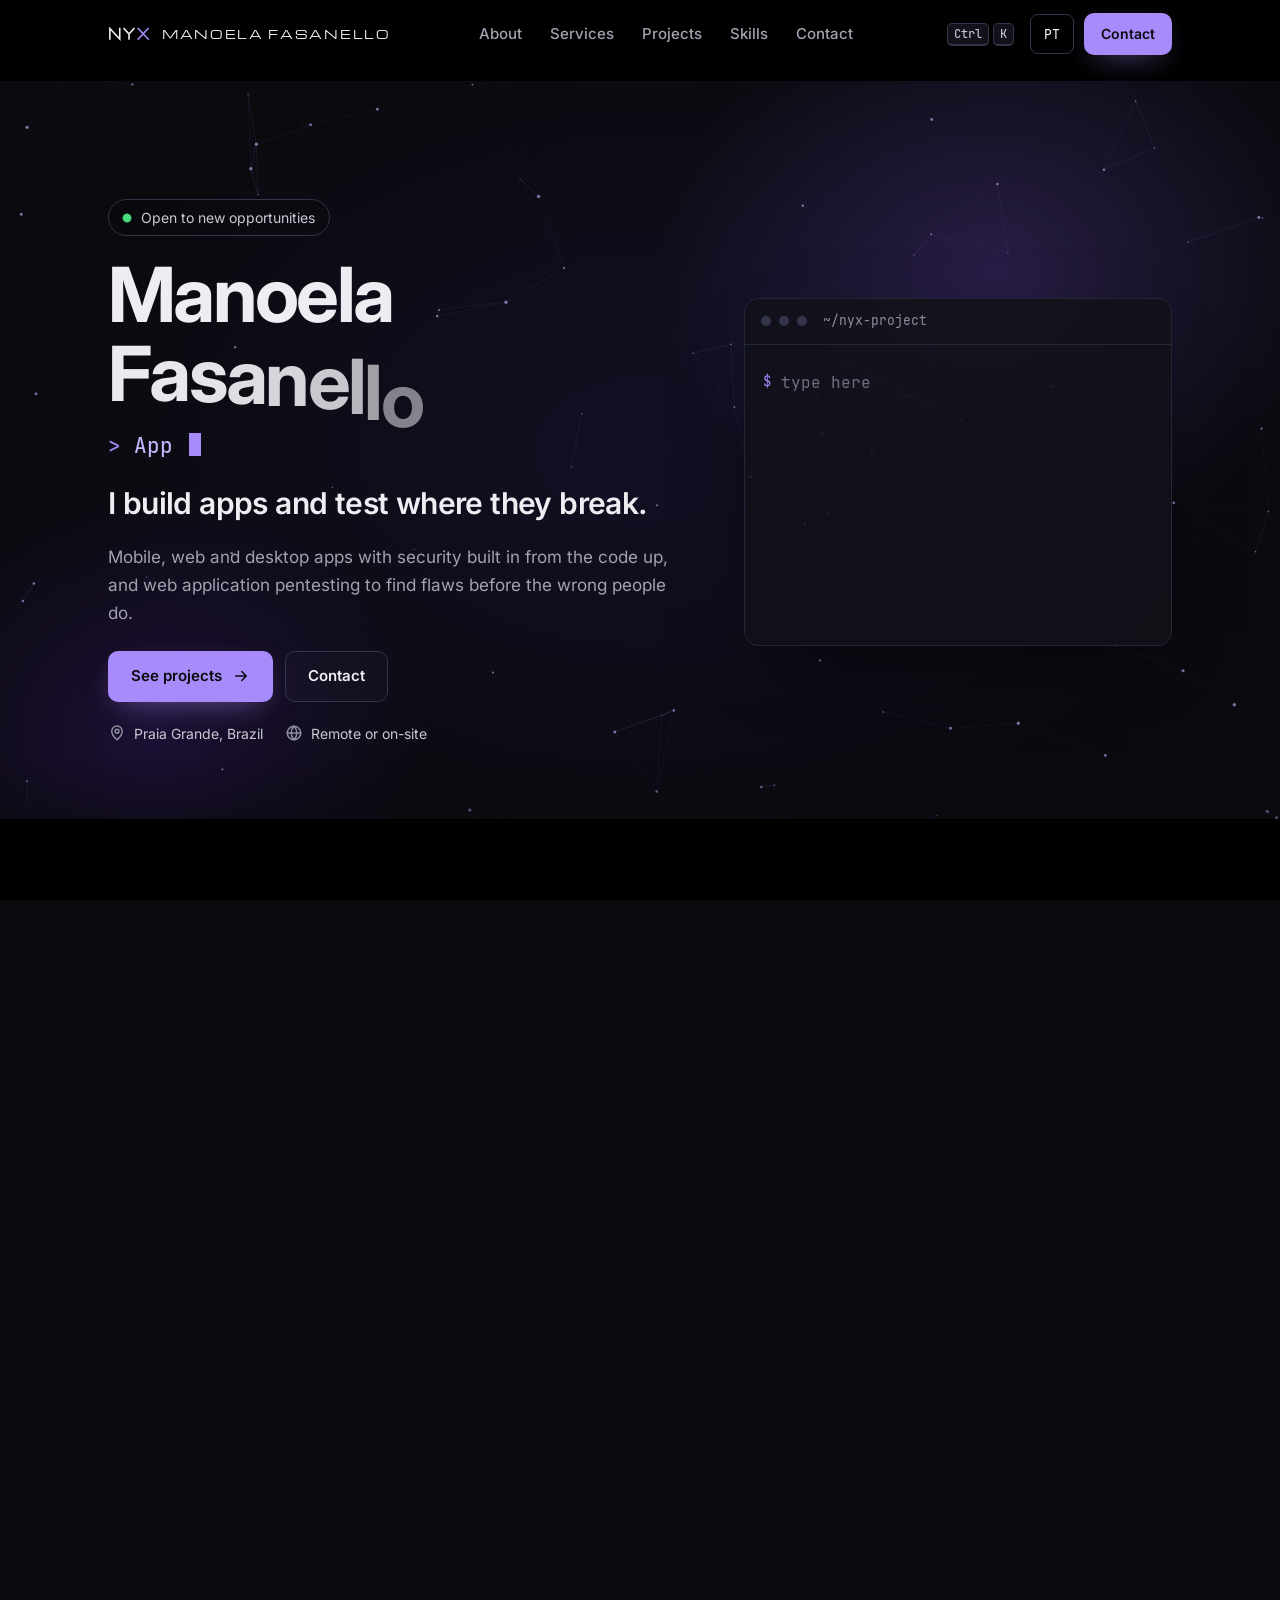
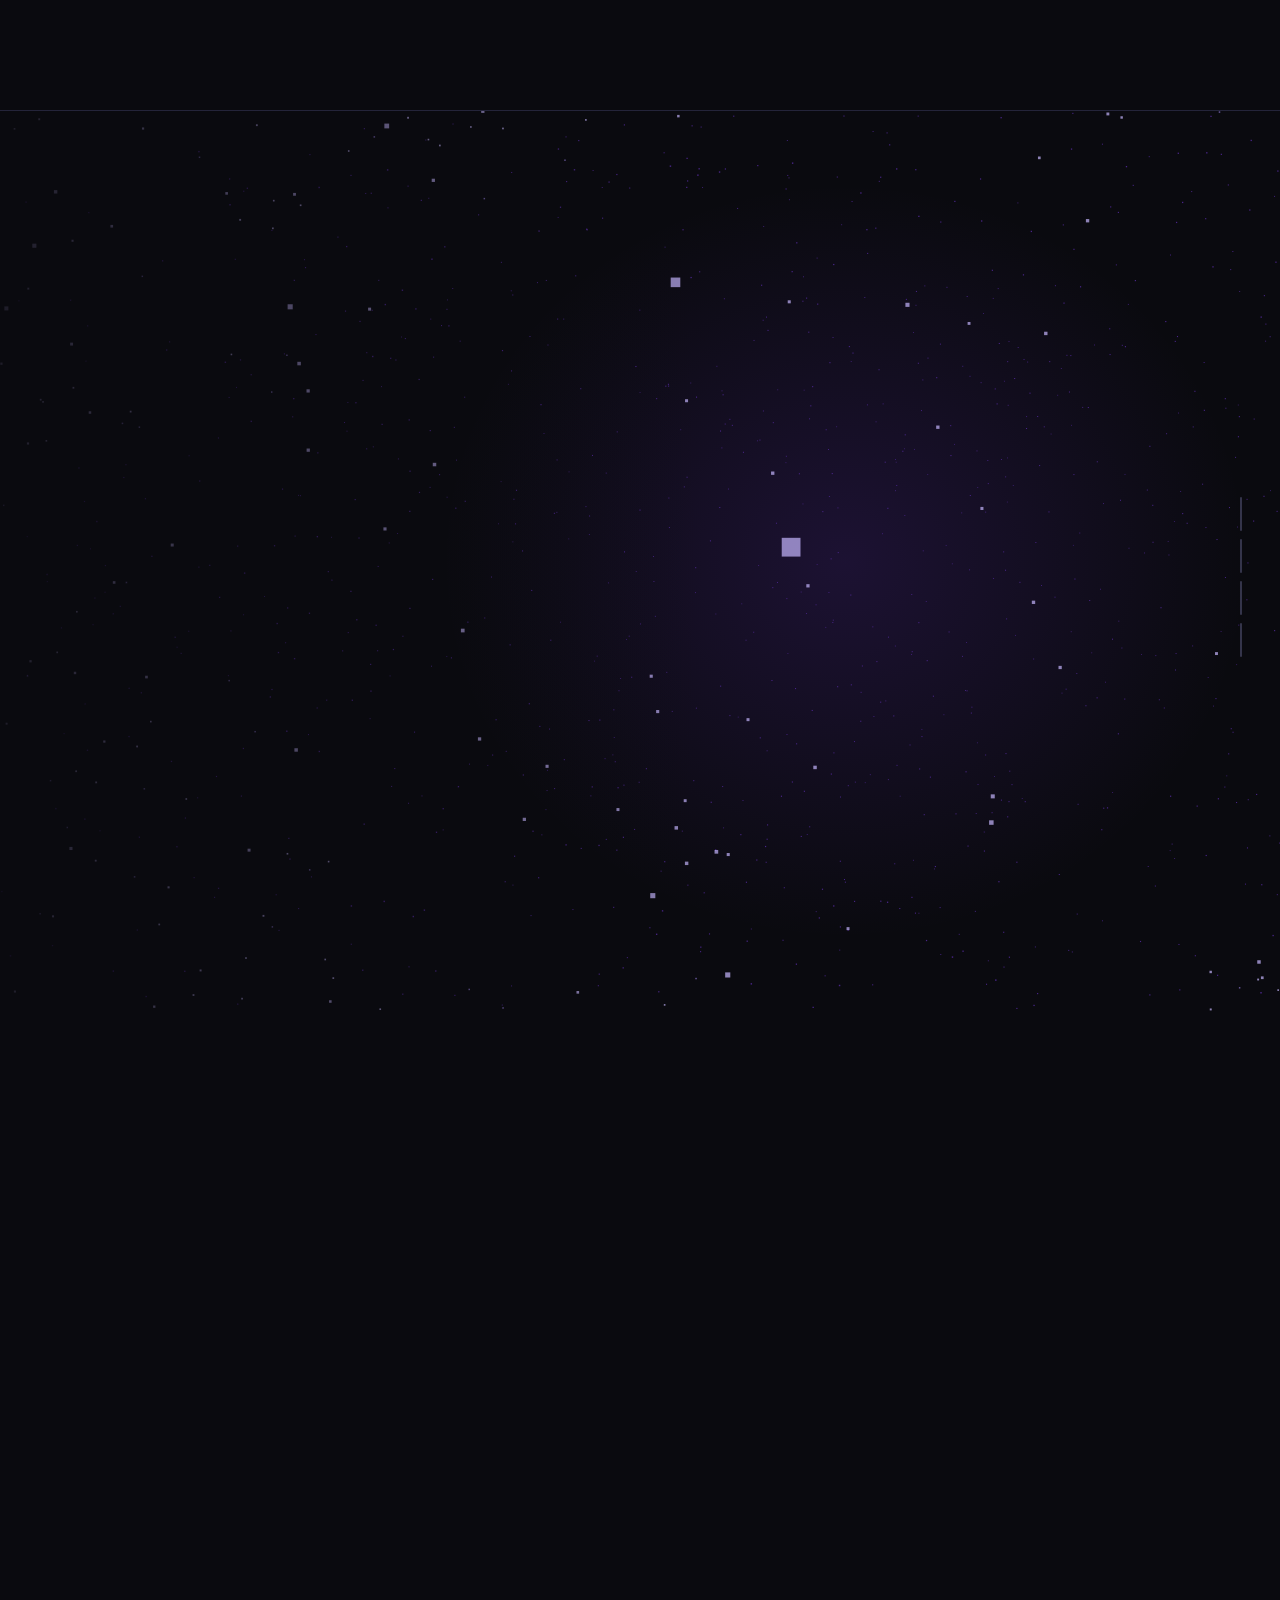
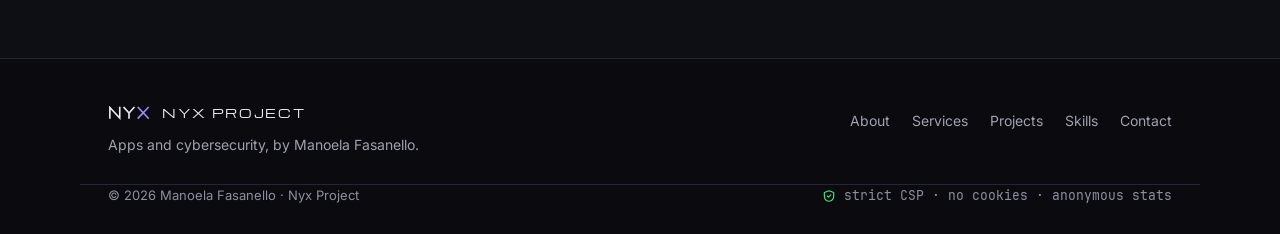
<file: index.html>
<!doctype html>
<html lang="pt-BR">
<head>
<meta charset="utf-8">
<meta http-equiv="Content-Security-Policy" content="default-src 'none'; script-src 'self'; style-src 'self'; img-src 'self' https://nyxpjct.goatcounter.com; font-src 'self'; connect-src 'self' https://api.github.com https://nyxpjct.goatcounter.com https://formspree.io; base-uri 'none'; form-action 'self' https://formspree.io; object-src 'none'; manifest-src 'self'; upgrade-insecure-requests">
<meta name="referrer" content="strict-origin-when-cross-origin">
<meta name="viewport" content="width=device-width, initial-scale=1">
<title>Manoela Fasanello — App Developer &amp; Cybersecurity · Nyx Project</title>
<meta name="description" content="Portfólio de Manoela Fasanello: desenvolvimento de apps para celular, web e desktop, e cibersegurança com foco em pentest de aplicações web.">
<meta name="author" content="Manoela Fasanello">
<meta name="theme-color" content="#0a0a0f">
<meta name="color-scheme" content="dark">
<link rel="canonical" href="https://nyxpjct.github.io/">
<link rel="alternate" hreflang="pt-BR" href="https://nyxpjct.github.io/">
<link rel="alternate" hreflang="en" href="https://nyxpjct.github.io/">
<!-- Open Graph / compartilhamento -->
<meta property="og:type" content="website">
<meta property="og:site_name" content="Nyx Project · Manoela Fasanello">
<meta property="og:url" content="https://nyxpjct.github.io/">
<meta property="og:title" content="Manoela Fasanello — App Developer &amp; Cybersecurity">
<meta property="og:description" content="Desenvolvimento de apps para celular, web e desktop, e cibersegurança com foco em pentest de aplicações web.">
<meta property="og:image" content="https://nyxpjct.github.io/assets/og-image.jpg">
<meta property="og:image:width" content="1200">
<meta property="og:image:height" content="630">
<meta property="og:image:alt" content="Manoela Fasanello · Nyx Project">
<meta property="og:locale" content="pt_BR">
<meta property="og:locale:alternate" content="en_US">
<meta name="twitter:card" content="summary_large_image">
<link rel="icon" href="favicon.svg" type="image/svg+xml">
<link rel="stylesheet" href="assets/css/style.css?v=e9ca19b2f8">
<!-- early.js: marca idioma e JS antes de pintar a página (evita piscar) -->
<script src="assets/js/early.js?v=f252b7ff04"></script>
<!-- GSAP + ScrollTrigger hospedados no próprio site (sem CDN, por causa da CSP) -->
<script src="assets/vendor/gsap.min.js?v=3d1bea374a" defer></script>
<script src="assets/vendor/ScrollTrigger.min.js?v=b5bb360661" defer></script>
<script src="assets/vendor/MotionPathPlugin.min.js?v=695284c76e" defer></script>
<script src="assets/js/script.js?v=de052fd9b4" defer></script>
<script type="application/ld+json">{"@context": "https://schema.org", "@type": "Person", "name": "Manoela Fasanello", "url": "https://nyxpjct.github.io/", "image": "https://nyxpjct.github.io/assets/og-image.jpg", "jobTitle": "Desenvolvedora de apps e Cybersecurity", "description": "Desenvolvedora de apps para celular, web e desktop, com foco em segurança e pentest de aplicações web.", "address": {"@type": "PostalAddress", "addressLocality": "Praia Grande", "addressRegion": "SP", "addressCountry": "BR"}, "knowsAbout": ["Desenvolvimento de apps", "Cybersecurity", "Pentest de aplicações web", "TypeScript", "React", "Python"], "sameAs": ["https://www.linkedin.com/in/manoela-fasanello-b0a9b6273/", "https://github.com/NyxPjct", "https://tryhackme.com/p/ATHOS", "https://www.instagram.com/nyxprojectr", "https://www.tiktok.com/@manufsnl", "https://x.com/athosmanuf"]}</script>
</head>
<body>
<a class="skip" href="#conteudo" data-i18n="skip">Pular para o conteúdo</a>

<!-- ========== NAVBAR ========== -->
<header class="nav" data-nav>
  <div class="progress" aria-hidden="true"><span data-progress></span></div>
  <div class="nav-inner container">
    <a class="brand" href="#inicio" aria-label="Manoela Fasanello · Nyx Project">
      <svg class="brand-mark" viewBox="200 430 680 220" aria-hidden="true"><path d="M230 625 V455 L390 625 V455"/><path d="M460 455 L540 545 L620 455 M540 545 V625"/><path class="x" d="M690 455 L850 625 M850 455 L690 625"/></svg>
      <span class="brand-name">Manoela Fasanello</span>
    </a>
    <nav class="menu" id="menu" aria-label="Principal" data-i18n-attr="aria-label:nav_label">
      <ul>
        <li><a href="#sobre" data-i18n="nav_about">Sobre</a></li>
        <li><a href="#servicos" data-i18n="nav_services">Serviços</a></li>
        <li><a href="#projetos" data-i18n="nav_projects">Projetos</a></li>
        <li><a href="#habilidades" data-i18n="nav_skills">Habilidades</a></li>
        <li><a href="#contato" data-i18n="nav_contact">Contato</a></li>
      </ul>
    </nav>
    <div class="nav-actions">
      <button type="button" class="kbd-btn" data-palette data-i18n-attr="aria-label:pal_open" aria-label="Abrir busca rápida"><kbd>Ctrl</kbd><kbd>K</kbd></button>
      <button type="button" class="lang-btn" data-lang-toggle data-i18n="lang_btn" data-i18n-attr="aria-label:lang_aria" aria-label="English version">EN</button>
      <a class="btn btn-primary btn-sm nav-cta" href="#contato" data-i18n="nav_contact">Contato</a>
      <button type="button" class="burger" aria-controls="menu" aria-expanded="false" data-burger data-i18n-attr="aria-label:menu_open" aria-label="Abrir menu"><span></span><span></span><span></span></button>
    </div>
  </div>
</header>

<main id="conteudo">

<!-- ========== 1. HERO ========== -->
<!-- Abertura cinematográfica: a seção fica presa (pin) enquanto a pessoa rola.
     O fundo faz um zoom lento, a cena escurece no fim e as barras de cinema se recolhem. -->
<section class="hero" id="inicio" aria-labelledby="hero-title" data-opening>
  <div class="hero-bg" aria-hidden="true"><canvas class="hero-canvas"></canvas></div>
  <div class="hero-shade" aria-hidden="true"></div>
  <div class="lbox" aria-hidden="true"><i class="lbox-bar lbox-t"></i><i class="lbox-bar lbox-b"></i></div>
  <div class="container hero-grid">
    <div class="hero-copy">
      <p class="pill" data-hero="1"><span class="dot" aria-hidden="true"></span><span data-i18n="avail">Disponível para novas oportunidades</span></p>
      <h1 id="hero-title" class="hero-name" data-hero="2">Manoela Fasanello</h1>
      <p class="hero-role" data-hero="3" aria-label="App Developer &amp; Cybersecurity"><span class="prompt" aria-hidden="true">&gt;</span> <span data-type="App Developer &amp; Cybersecurity" aria-hidden="true">App Developer &amp; Cybersecurity</span><span class="caret" aria-hidden="true"></span></p>
      <p class="hero-impact" data-hero="4" data-i18n="impact">Eu construo apps e testo onde eles quebram.</p>
      <p class="hero-lead" data-hero="5" data-i18n="lead">Apps para celular, web e desktop com segurança pensada desde o código, e pentest de aplicações web para encontrar falhas antes de quem não deveria.</p>
      <div class="hero-cta" data-hero="6">
        <a class="btn btn-primary" href="#projetos"><span data-i18n="cta_projects">Ver projetos</span><svg class="i" viewBox="0 0 24 24" aria-hidden="true"><path d="M5 12h14M13 6l6 6-6 6"/></svg></a>
        <a class="btn btn-ghost" href="#contato"><span data-i18n="cta_contact">Contato</span></a>
      </div>
      <ul class="hero-meta" data-hero="7">
        <li><svg class="i" viewBox="0 0 24 24" aria-hidden="true"><path d="M12 21s-7-6.2-7-11.5A7 7 0 0 1 19 9.5C19 14.8 12 21 12 21z"/><circle cx="12" cy="9.5" r="2.5"/></svg><span data-i18n="loc">Praia Grande, SP</span></li>
        <li><svg class="i" viewBox="0 0 24 24" aria-hidden="true"><circle cx="12" cy="12" r="9"/><path d="M3 12h18M12 3c2.5 2.7 3.8 5.7 3.8 9s-1.3 6.3-3.8 9c-2.5-2.7-3.8-5.7-3.8-9S9.5 5.7 12 3z"/></svg><span data-i18n="mode">Remoto ou presencial</span></li>
      </ul>
    </div>

    <!-- Terminal interativo (digite help) -->
    <div class="term" data-term data-hero="8">
      <div class="term-bar"><span></span><span></span><span></span><b>~/nyx-project</b></div>
      <div class="term-body">
        <div class="term-out" aria-live="polite">
          <div><span class="t-acc">$</span> whoami</div>
          <div class="t-mut">Manoela Fasanello · app developer &amp; cybersecurity</div>
        </div>
        <form class="term-form" autocomplete="off">
          <span class="t-acc" aria-hidden="true">$</span>
          <label class="sr-only" for="term-in" data-i18n="term_label">Comando do terminal</label>
          <input class="term-in" id="term-in" type="text" autocapitalize="off" spellcheck="false" enterkeyhint="send" placeholder="digite aqui" data-i18n-attr="placeholder:term_ph">
        </form>
      </div>
    </div>
  </div>
</section>

<!-- ========== 1b. CENA CINEMATOGRÁFICA ==========
     A seção é alta (vários "andares" de rolagem) e o palco fica preso na tela (sticky).
     Conforme a pessoa rola, as partículas do canvas mudam de forma: </> → mira → escudo → raposa.
     Sem JavaScript ou com movimento reduzido, os capítulos aparecem como uma lista simples. -->
<section class="story" id="historia" aria-label="Como eu trabalho" data-i18n-attr="aria-label:story_label" data-story>
  <div class="story-stage">
    <canvas class="story-canvas" aria-hidden="true"></canvas>
    <div class="story-chapters">
      <article class="chapter" data-chapter="0">
        <p class="chapter-k"><span>01</span> <span data-i18n="st1_k">construir</span></p>
        <h2 class="chapter-t" data-i18n="st1_t">Do zero ao publicado.</h2>
        <p class="chapter-p" data-i18n="st1_p">Apps para celular, web e desktop, pensados para quem vai usar todo dia.</p>
      </article>
      <article class="chapter" data-chapter="1">
        <p class="chapter-k"><span>02</span> <span data-i18n="st2_k">testar</span></p>
        <h2 class="chapter-t" data-i18n="st2_t">Procuro onde quebra.</h2>
        <p class="chapter-p" data-i18n="st2_p">Pentest de aplicações web: encontro as falhas antes de quem não deveria.</p>
      </article>
      <article class="chapter" data-chapter="2">
        <p class="chapter-k"><span>03</span> <span data-i18n="st3_k">proteger</span></p>
        <h2 class="chapter-t" data-i18n="st3_t">E fecho a porta.</h2>
        <p class="chapter-p" data-i18n="st3_p">Criptografia, autenticação e hardening desde a primeira linha de código.</p>
      </article>
      <article class="chapter" data-chapter="3">
        <p class="chapter-k"><span>04</span> <span data-i18n="st4_k">assinatura</span></p>
        <h2 class="chapter-t">Nyx Project R.</h2>
        <p class="chapter-p" data-i18n="st4_p">Onde eu publico meus apps e conteúdo de segurança.</p>
      </article>
    </div>
    <ol class="story-steps" aria-hidden="true"><li><i></i></li><li><i></i></li><li><i></i></li><li><i></i></li></ol>
  </div>
</section>

<!-- ========== 2. SOBRE ========== -->
<section class="section" id="sobre" aria-labelledby="sobre-title">
  <div class="container about-grid">
    <figure class="profile reveal">
      <img class="profile-cover" src="background.jpg" alt="" width="1050" height="350" loading="lazy" decoding="async">
      <img class="profile-avatar" src="assets/img/avatar-nyx.webp" alt="Avatar do Nyx Project: raposa roxa" data-i18n-attr="alt:avatar_alt" width="240" height="240" loading="lazy" decoding="async">
      <figcaption>
        <strong>Manoela Fasanello</strong>
        <span>@nyxprojectr · Nyx Project</span>
      </figcaption>
    </figure>
    <div class="about-copy">
      <p class="eyebrow reveal">01 / <span data-i18n="nav_about_l">sobre</span></p>
      <h2 id="sobre-title" class="h2 reveal" data-i18n="about_title">Construo, testo, protejo.</h2>
      <p class="about-text reveal" data-i18n="about_text">Desenvolvo apps de qualquer tipo, para celular, web e desktop, e trabalho com cibersegurança com foco em encontrar falhas em aplicações web. Curso Defesa Cibernética na Estácio, pratico no TryHackMe e, no Nyx Project, publico conteúdo de segurança e divulgo meus apps.</p>
      <div class="facts" data-stagger>
        <div class="fact">
          <span class="fact-ico"><svg class="i" viewBox="0 0 24 24" aria-hidden="true"><path d="M12 3l8 3v6c0 4.5-3.4 8.3-8 9-4.6-.7-8-4.5-8-9V6l8-3z"/><path d="M9 12l2 2 4-4"/></svg></span>
          <div><small data-i18n="edu_k">em andamento</small><b data-i18n="edu_t">Defesa Cibernética</b> <span>· Estácio</span></div>
        </div>
        <div class="thm card-glow">
          <div class="thm-head">
            <span class="fact-ico"><svg class="i" viewBox="0 0 24 24" aria-hidden="true"><circle cx="12" cy="12" r="8"/><circle cx="12" cy="12" r="4"/><path d="M12 2v3M12 19v3M2 12h3M19 12h3"/></svg></span>
            <div><small><span data-i18n="thm_k">prática</span> · TryHackMe</small><b>ATHOS</b></div>
            <span class="badge" data-thm="rank">Top 15%</span>
          </div>
          <dl class="thm-stats">
            <div><dt data-i18n="thm_lv">nível</dt><dd data-thm="level">8</dd></div>
            <div><dt data-i18n="thm_rooms">salas concluídas</dt><dd data-thm="rooms">44</dd></div>
            <div><dt data-i18n="thm_badges">badges</dt><dd data-thm="badges">7</dd></div>
            <div><dt data-i18n="thm_pts">pontos</dt><dd data-thm="points">4.129</dd></div>
          </dl>
          <div class="thm-foot">
            <span><span class="muted" data-i18n="thm_path">trilha atual:</span> <span data-thm="path">Jr Penetration Tester</span></span>
            <a href="https://tryhackme.com/p/ATHOS" target="_blank" rel="noopener"><span data-i18n="thm_view">ver perfil</span> <svg class="i i-sm" viewBox="0 0 24 24" aria-hidden="true"><path d="M7 17L17 7M8 7h9v9"/></svg></a>
          </div>
        </div>
      </div>
    </div>
  </div>
</section>

<!-- ========== 3. SERVIÇOS ========== -->
<section class="section" id="servicos" aria-labelledby="servicos-title">
  <div class="container">
    <header class="section-head">
      <p class="eyebrow reveal">02 / <span data-i18n="nav_services_l">serviços</span></p>
      <h2 id="servicos-title" class="h2 reveal" data-i18n="services_title">O que eu faço</h2>
    </header>
    <div class="services" data-stagger>
      <article class="service card-glow">
        <svg class="draw" viewBox="0 0 48 48" aria-hidden="true"><rect x="5" y="9" width="27" height="20" rx="3"/><path d="M12 36h13M18.5 29v7"/><rect x="34" y="16" width="10" height="22" rx="2.5"/><path d="M38 34h2"/></svg>
        <h3 data-i18n="sv1_t">Desenvolvimento de Apps</h3>
        <p data-i18n="sv1_d">Do primeiro protótipo à versão publicada, com interface em vários idiomas e segurança desde o código.</p>
        <ul class="ticks">
          <li><b>Mobile</b> <span data-i18n="sv1_a">Android e iOS com Capacitor</span></li>
          <li><b>Web</b> <span data-i18n="sv1_b">React, Next.js e Vite</span></li>
          <li><b>Desktop</b> <span data-i18n="sv1_c">Electron para Windows, macOS e Linux</span></li>
          <li><b data-i18n="sv1_d_k">IA</b> <span data-i18n="sv1_d_v">agentes e integrações com modelos de linguagem</span></li>
        </ul>
      </article>
      <article class="service card-glow">
        <svg class="draw" viewBox="0 0 48 48" aria-hidden="true"><path d="M24 5l15 5.5v11c0 9-6.4 16.4-15 18.5C15.4 37.9 9 30.5 9 21.5v-11L24 5z"/><circle cx="24" cy="21" r="5"/><path d="M24 26v6M28 30h-4"/></svg>
        <h3 data-i18n="sv2_t">Cibersegurança</h3>
        <p data-i18n="sv2_d">Testes de segurança para encontrar falhas antes de quem não deveria, com foco em aplicações web.</p>
        <ul class="ticks">
          <li><b>Pentest</b> <span data-i18n="sv2_a">de aplicações web</span></li>
          <li><b data-i18n="sv2_b_k">Análise</b> <span data-i18n="sv2_b_v">de vulnerabilidades</span></li>
          <li><b>Bug bounty</b> <span data-i18n="sv2_c">em programas com escopo autorizado</span></li>
          <li><b>Hardening</b> <span data-i18n="sv2_d_v">criptografia, autenticação e CSP</span></li>
        </ul>
      </article>
    </div>
  </div>
</section>

<!-- ========== 4. PROJETOS ========== -->
<section class="section" id="projetos" aria-labelledby="projetos-title">
  <div class="container">
    <header class="section-head section-head-row">
      <div>
        <p class="eyebrow reveal">03 / <span data-i18n="nav_projects_l">projetos</span></p>
        <h2 id="projetos-title" class="h2 reveal" data-i18n="projects_title">Projetos</h2>
        <p class="section-sub reveal" data-i18n="projects_sub">Apps que desenvolvi do zero, com o código no GitHub.</p>
      </div>
      <a class="link-arrow reveal" href="https://github.com/NyxPjct" target="_blank" rel="noopener"><span data-i18n="all_gh">Ver tudo no GitHub</span> <svg class="i i-sm" viewBox="0 0 24 24" aria-hidden="true"><path d="M7 17L17 7M8 7h9v9"/></svg></a>
    </header>

    <div class="projects" data-stagger>
      <article class="project card-glow">
        <div class="shot"><img src="assets/projects/dailyapp.webp" alt="Telas Hoje e Finanças do DailyAPP" data-i18n-attr="alt:alt_dailyapp" width="1200" height="750" loading="lazy" decoding="async"></div>
        <div class="project-body">
          <div class="project-top"><svg class="i" viewBox="0 0 24 24" aria-hidden="true"><rect x="3" y="5" width="18" height="16" rx="2"/><path d="M3 10h18M8 3v4M16 3v4M9 15l2 2 4-4"/></svg><span class="status">v1.3.0</span></div>
          <h3>DailyAPP</h3>
          <p class="platforms">Android · iOS</p>
          <p class="gh" data-gh="DailyAPP" aria-live="polite"></p>
          <p class="desc" data-i18n="pd_dailyapp">App para organizar o dia a dia: tarefas, rotinas, calendário e finanças pessoais, com orçamento e metas de economia. Funciona offline, sem conta, e faz backup protegido por senha com AES-256-GCM.</p>
          <ul class="tags" aria-label="Tecnologias" data-i18n-attr="aria-label:tech_label"><li>React</li><li>TypeScript</li><li>Capacitor</li></ul>
          <div class="project-links">
            <a class="link-arrow" href="cases/dailyapp.html"><span data-i18n="case">Ver case</span><svg class="i" viewBox="0 0 24 24" aria-hidden="true"><path d="M5 12h14M13 6l6 6-6 6"/></svg></a>
            <a class="gh-link" href="https://github.com/NyxPjct/DailyAPP" target="_blank" rel="noopener">GitHub <svg class="i i-sm" viewBox="0 0 24 24" aria-hidden="true"><path d="M7 17L17 7M8 7h9v9"/></svg></a>
          </div>
        </div>
      </article>
      <article class="project card-glow">
        <div class="shot"><img src="assets/projects/drawsketch.webp" alt="Editor do DrawSketch no desktop" data-i18n-attr="alt:alt_drawsketch" width="1200" height="750" loading="lazy" decoding="async"></div>
        <div class="project-body">
          <div class="project-top"><svg class="i" viewBox="0 0 24 24" aria-hidden="true"><path d="M4 20l4.5-1 10-10a2.1 2.1 0 0 0-3-3l-10 10L4 20zM14 7l3 3"/></svg><span class="status">v0.5.1</span></div>
          <h3>DrawSketch</h3>
          <p class="platforms">Web · Desktop · Android · iOS</p>
          <p class="gh" data-gh="DrawSketch" aria-live="polite"></p>
          <p class="desc" data-i18n="pd_drawsketch">App de desenho para navegador, desktop e celular. Oito tipos de pincel, camadas com máscaras e modos de mesclagem, pressão da caneta e gravação de timelapse. Tudo roda localmente, sem conta.</p>
          <ul class="tags" aria-label="Tecnologias" data-i18n-attr="aria-label:tech_label"><li>JavaScript</li><li>Canvas</li><li>Electron</li></ul>
          <div class="project-links">
            <a class="link-arrow" href="cases/drawsketch.html"><span data-i18n="case">Ver case</span><svg class="i" viewBox="0 0 24 24" aria-hidden="true"><path d="M5 12h14M13 6l6 6-6 6"/></svg></a>
            <a class="gh-link" href="https://github.com/NyxPjct/DrawSketch" target="_blank" rel="noopener">GitHub <svg class="i i-sm" viewBox="0 0 24 24" aria-hidden="true"><path d="M7 17L17 7M8 7h9v9"/></svg></a>
          </div>
        </div>
      </article>
      <article class="project card-glow">
        <div class="shot"><img src="assets/projects/marketai.webp" alt="Painel do MarketAI" data-i18n-attr="alt:alt_marketai" width="1200" height="750" loading="lazy" decoding="async"></div>
        <div class="project-body">
          <div class="project-top"><svg class="i" viewBox="0 0 24 24" aria-hidden="true"><path d="M4 20V10M10 20V4M16 20v-7M22 20H2"/></svg><span class="status">v1.4.0</span></div>
          <h3>MarketAI</h3>
          <p class="platforms">Web · Windows</p>
          <p class="gh" data-gh="MarketAI" aria-live="polite"></p>
          <p class="desc" data-i18n="pd_marketai">Plataforma de inteligência de mercado: análise de preços e concorrência, cálculo de lucro e margem, monitoramento de produtos com alertas e previsão de tendências. Avisa quando os dados são fracos, em vez de inventar.</p>
          <ul class="tags" aria-label="Tecnologias" data-i18n-attr="aria-label:tech_label"><li>Python</li><li>FastAPI</li><li>PostgreSQL</li></ul>
          <div class="project-links">
            <a class="link-arrow" href="cases/marketai.html"><span data-i18n="case">Ver case</span><svg class="i" viewBox="0 0 24 24" aria-hidden="true"><path d="M5 12h14M13 6l6 6-6 6"/></svg></a>
            <a class="gh-link" href="https://github.com/NyxPjct/MarketAI" target="_blank" rel="noopener">GitHub <svg class="i i-sm" viewBox="0 0 24 24" aria-hidden="true"><path d="M7 17L17 7M8 7h9v9"/></svg></a>
          </div>
        </div>
      </article>
      <article class="project card-glow">
        <div class="shot"><img src="assets/projects/honeymoney.webp" alt="Escritório de agentes do HoneyMoney" data-i18n-attr="alt:alt_honeymoney" width="1200" height="750" loading="lazy" decoding="async"></div>
        <div class="project-body">
          <div class="project-top"><svg class="i" viewBox="0 0 24 24" aria-hidden="true"><path d="M12 2.5l8.2 4.75v9.5L12 21.5l-8.2-4.75v-9.5z"/><path d="M12 8.5l3 1.75v3.5L12 15.5l-3-1.75v-3.5z"/></svg><span class="status">v0.1.0 · MVP</span></div>
          <h3>HoneyMoney</h3>
          <p class="platforms">Web · open source</p>
          <p class="gh" data-gh="HoneyMoney" aria-live="polite"></p>
          <p class="desc" data-i18n="pd_honeymoney">Plataforma grátis e open source em que seis agentes de IA criam uma oferta digital do zero: pesquisa, copy e página de vendas, com uma revisora que barra promessas de renda. Chaves de IA protegidas no Supabase Vault.</p>
          <ul class="tags" aria-label="Tecnologias" data-i18n-attr="aria-label:tech_label"><li>Next.js</li><li>TypeScript</li><li>Supabase</li></ul>
          <div class="project-links">
            <a class="link-arrow" href="cases/honeymoney.html"><span data-i18n="case">Ver case</span><svg class="i" viewBox="0 0 24 24" aria-hidden="true"><path d="M5 12h14M13 6l6 6-6 6"/></svg></a>
            <a class="gh-link" href="https://github.com/NyxPjct/HoneyMoney" target="_blank" rel="noopener">GitHub <svg class="i i-sm" viewBox="0 0 24 24" aria-hidden="true"><path d="M7 17L17 7M8 7h9v9"/></svg></a>
          </div>
        </div>
      </article>
      <article class="project card-glow">
        <div class="shot"><div class="secret"><svg class="i" viewBox="0 0 24 24" aria-hidden="true"><rect x="4" y="10" width="16" height="11" rx="2"/><path d="M8 10V7a4 4 0 0 1 8 0v3M12 14v3"/></svg><div class="bars" aria-hidden="true"><span></span><span></span><span></span></div><small data-i18n="classified">classificado</small></div></div>
        <div class="project-body">
          <div class="project-top"><svg class="i" viewBox="0 0 24 24" aria-hidden="true"><rect x="4" y="10" width="16" height="11" rx="2"/><path d="M8 10V7a4 4 0 0 1 8 0v3M12 14v3"/></svg><span class="status" data-i18n="st_cherry">em breve · 2027</span></div>
          <h3>Top Secret</h3>
          <p class="desc" data-i18n="pd_cherry">Algo feito para as meninas. Por enquanto, é segredo.</p>
          <div class="project-links"><span class="soon" data-i18n="soon">Em breve</span></div>
        </div>
      </article>
      <article class="project card-glow">
        <div class="shot"><svg class="game" viewBox="0 0 320 200" preserveAspectRatio="xMidYMid slice" aria-hidden="true"><rect width="320" height="200" fill="#0f0d18"/><g fill="#c4b5fd" opacity=".7"><rect x="30" y="30" width="2" height="2"/><rect x="110" y="18" width="2" height="2"/><rect x="200" y="36" width="2" height="2"/><rect x="285" y="22" width="2" height="2"/><rect x="250" y="110" width="2" height="2"/><rect x="15" y="95" width="2" height="2"/></g><path d="M270 30a14 14 0 1 0 12 22a11 11 0 1 1 -12 -22z" fill="#ede9fe" opacity=".85"/><rect x="0" y="170" width="320" height="30" fill="#1b1830"/><rect x="0" y="170" width="320" height="2" fill="#a78bfa"/><g fill="#2a2440" stroke="#a78bfa" stroke-width="1.5"><rect x="40" y="132" width="62" height="10"/><rect x="140" y="104" width="52" height="10"/><rect x="222" y="74" width="62" height="10"/></g><path d="M76 116 Q112 70 156 98" fill="none" stroke="#a78bfa" stroke-width="1.5" stroke-dasharray="3 4" opacity=".8"/><rect x="60" y="114" width="14" height="18" fill="#ede9fe"/><rect x="68" y="119" width="3" height="3" fill="#0f0d18"/><g fill="#fbbf24"><circle cx="166" cy="90" r="4"/><circle cx="246" cy="60" r="4"/><circle cx="262" cy="60" r="4"/></g></svg></div>
        <div class="project-body">
          <div class="project-top"><svg class="i" viewBox="0 0 24 24" aria-hidden="true"><rect x="2" y="7" width="20" height="11" rx="4"/><path d="M7 11v3M5.5 12.5h3M15.5 12h.01M18 14h.01"/></svg><span class="status" data-i18n="st_game">em desenvolvimento</span></div>
          <h3 data-i18n="t_game">Jogo de plataforma</h3>
          <p class="desc" data-i18n="pd_game">Um jogo de plataforma que estou desenvolvendo. Mais detalhes em breve.</p>
          <div class="project-links"><span class="soon" data-i18n="soon">Em breve</span></div>
        </div>
      </article>
      <article class="project card-glow wide">
        <div class="shot"><svg class="game" viewBox="0 0 320 200" preserveAspectRatio="xMidYMid slice" aria-hidden="true"><rect width="320" height="200" fill="#0f0d18"/><rect x="24" y="18" width="272" height="170" rx="8" fill="#15131f" stroke="#2c2840"/><rect x="24" y="18" width="272" height="16" rx="8" fill="#1d1a2b"/><g fill="#3a3550"><circle cx="34" cy="26" r="2.5"/><circle cx="42" cy="26" r="2.5"/><circle cx="50" cy="26" r="2.5"/></g><rect x="96" y="22" width="128" height="8" rx="4" fill="#26223a"/><text x="38" y="52" font-family="Inter, sans-serif" font-size="9" font-weight="700" letter-spacing="1.6" fill="#ede9fe">THE HUB STORE</text><g font-family="Inter, sans-serif" font-size="6.5" fill="#c4b5fd"><rect x="214" y="44" width="18" height="11" rx="5.5" fill="#2a2440"/><text x="220" y="51.5">£</text><rect x="236" y="44" width="18" height="11" rx="5.5" fill="#2a2440"/><text x="242" y="51.5">€</text><rect x="258" y="44" width="18" height="11" rx="5.5" fill="#a78bfa"/><text x="264" y="51.5" fill="#0f0d18">$</text></g><rect x="38" y="64" width="244" height="44" rx="6" fill="#221d36"/><rect x="50" y="76" width="92" height="7" rx="3.5" fill="#ede9fe" opacity=".9"/><rect x="50" y="88" width="64" height="5" rx="2.5" fill="#a78bfa" opacity=".7"/><circle cx="246" cy="86" r="14" fill="#a78bfa" opacity=".25"/><path d="M240 80h12l-1 12h-10z" fill="none" stroke="#c4b5fd" stroke-width="1.5"/><g fill="#1d1a2b" stroke="#2c2840"><rect x="38" y="118" width="56" height="58" rx="5"/><rect x="100" y="118" width="56" height="58" rx="5"/><rect x="162" y="118" width="56" height="58" rx="5"/><rect x="224" y="118" width="58" height="58" rx="5"/></g><g fill="#2a2440"><rect x="44" y="124" width="44" height="30" rx="3"/><rect x="106" y="124" width="44" height="30" rx="3"/><rect x="168" y="124" width="44" height="30" rx="3"/><rect x="230" y="124" width="46" height="30" rx="3"/></g><g fill="#c4b5fd" opacity=".8"><rect x="44" y="160" width="30" height="4" rx="2"/><rect x="106" y="160" width="26" height="4" rx="2"/><rect x="168" y="160" width="32" height="4" rx="2"/><rect x="230" y="160" width="28" height="4" rx="2"/></g><g fill="#a78bfa"><rect x="44" y="167" width="16" height="4" rx="2"/><rect x="106" y="167" width="16" height="4" rx="2"/><rect x="168" y="167" width="16" height="4" rx="2"/><rect x="230" y="167" width="16" height="4" rx="2"/></g></svg></div>
        <div class="project-body">
          <div class="project-top"><svg class="i" viewBox="0 0 24 24" aria-hidden="true"><path d="M5 8h14l-1.2 12.2a1 1 0 0 1-1 .8H7.2a1 1 0 0 1-1-.8L5 8z"/><path d="M9 8V6.5a3 3 0 0 1 6 0V8"/></svg><span class="status" data-i18n="st_hub">cliente · 2026</span></div>
          <h3>The Hub Store</h3>
          <p class="platforms" data-i18n="plat_hub">Loja online</p>
          <p class="desc" data-i18n="pd_hub">Loja virtual desenvolvida para um negócio do exterior que está começando a vender online. Organizei o catálogo de esporte, fitness e variedades, configurei os preços em libra, euro e dólar e integrei o pagamento com Stripe.</p>
          <ul class="tags" aria-label="Tecnologias" data-i18n-attr="aria-label:tech_label"><li>E-commerce</li><li>Stripe</li></ul>
          <div class="project-links">
            <a class="link-arrow" href="https://thehubstore.net" target="_blank" rel="noopener"><span data-i18n="visit_store">Ver loja</span><svg class="i i-sm" viewBox="0 0 24 24" aria-hidden="true"><path d="M7 17L17 7M8 7h9v9"/></svg></a>
          </div>
        </div>
      </article>
    </div>
  </div>
</section>

<!-- ========== 5. HABILIDADES ========== -->
<section class="section" id="habilidades" aria-labelledby="habilidades-title">
  <div class="container">
    <header class="section-head">
      <p class="eyebrow reveal">04 / <span data-i18n="nav_skills_l">habilidades</span></p>
      <h2 id="habilidades-title" class="h2 reveal" data-i18n="skills_title">Tecnologias e ferramentas</h2>
    </header>
    <div class="skills">
      <div class="skill-group"><h3><svg class="i" viewBox="0 0 24 24" aria-hidden="true"><path d="M8 8l-5 4 5 4M16 8l5 4-5 4M14 4l-4 16"/></svg><span data-i18n="sk_lang">Linguagens</span></h3><ul class="chips"><li>TypeScript</li><li>JavaScript</li><li>Python</li><li>SQL</li><li>HTML</li><li>CSS</li><li>C#</li><li>Ruby</li><li>Bash</li><li>PowerShell</li></ul></div>
      <div class="skill-group"><h3><svg class="i" viewBox="0 0 24 24" aria-hidden="true"><rect x="7" y="2.5" width="10" height="19" rx="2"/><path d="M11 18h2"/></svg><span data-i18n="sk_mobile">Mobile</span></h3><ul class="chips"><li>React Native</li><li>Expo</li><li>Expo Router</li><li>Capacitor</li><li>Reanimated</li><li>Android</li><li>iOS</li></ul></div>
      <div class="skill-group"><h3><svg class="i" viewBox="0 0 24 24" aria-hidden="true"><circle cx="12" cy="12" r="9"/><path d="M3 12h18M12 3c3 3.5 3 14.5 0 18M12 3c-3 3.5-3 14.5 0 18"/></svg><span data-i18n="sk_web">Web e front-end</span></h3><ul class="chips"><li>React</li><li>Next.js</li><li>Vite</li><li>Tailwind CSS</li><li>TanStack Query</li><li>Zustand</li><li>i18next</li><li>Canvas 2D</li></ul></div>
      <div class="skill-group"><h3><svg class="i" viewBox="0 0 24 24" aria-hidden="true"><rect x="3" y="4" width="18" height="12" rx="2"/><path d="M8 20h8M12 16v4"/></svg><span data-i18n="sk_desk">Desktop</span></h3><ul class="chips"><li>Electron</li><li>electron-builder</li><li>PyWebView</li><li>PyInstaller</li></ul></div>
      <div class="skill-group"><h3><svg class="i" viewBox="0 0 24 24" aria-hidden="true"><rect x="3" y="4" width="18" height="7" rx="1.5"/><rect x="3" y="13" width="18" height="7" rx="1.5"/><path d="M7 7.5h.01M7 16.5h.01"/></svg><span data-i18n="sk_back">Back-end e APIs</span></h3><ul class="chips"><li>Node.js</li><li>Express</li><li>Socket.IO</li><li>tRPC</li><li>Inngest</li><li>FastAPI</li><li>Pydantic</li><li>Zod</li><li>Supabase Edge Functions</li></ul></div>
      <div class="skill-group"><h3><svg class="i" viewBox="0 0 24 24" aria-hidden="true"><ellipse cx="12" cy="6" rx="8" ry="3"/><path d="M4 6v12c0 1.7 3.6 3 8 3s8-1.3 8-3V6M4 12c0 1.7 3.6 3 8 3s8-1.3 8-3"/></svg><span data-i18n="sk_data">Bancos de dados</span></h3><ul class="chips"><li>PostgreSQL</li><li>Supabase</li><li>SQLite</li><li>SQLAlchemy</li></ul></div>
      <div class="skill-group"><h3><svg class="i" viewBox="0 0 24 24" aria-hidden="true"><path d="M12 3l1.8 5.2L19 10l-5.2 1.8L12 17l-1.8-5.2L5 10l5.2-1.8z"/><path d="M19 17l.8 2.2L22 20l-2.2.8L19 23l-.8-2.2L16 20l2.2-.8z"/></svg><span data-i18n="sk_ai">IA</span></h3><ul class="chips"><li data-i18n="ch_agents">Agentes de IA</li><li data-i18n="ch_llm">Integração com LLMs</li><li data-i18n="ch_prompts">Prompts com dados delimitados</li><li>Vercel AI SDK</li><li>Claude</li><li>OpenAI</li><li>Gemini</li></ul></div>
      <div class="skill-group"><h3><svg class="i" viewBox="0 0 24 24" aria-hidden="true"><path d="M12 3l8 3v6c0 4.5-3.4 8.3-8 9-4.6-.7-8-4.5-8-9V6l8-3z"/><path d="M9 12l2 2 4-4"/></svg><span data-i18n="sk_sec">Segurança</span></h3><ul class="chips"><li data-i18n="ch_pentest">Pentest de aplicações web</li><li data-i18n="ch_crypto">AES-256-GCM e PBKDF2</li><li data-i18n="ch_auth">Argon2 e JWT</li><li data-i18n="ch_rls">RLS e Supabase Vault</li><li data-i18n="ch_csp">CSP e hardening</li><li>TryHackMe</li></ul></div>
      <div class="skill-group"><h3><svg class="i" viewBox="0 0 24 24" aria-hidden="true"><path d="M4 12l5 5L20 6"/></svg><span data-i18n="sk_qa">Qualidade e entrega</span></h3><ul class="chips"><li>Playwright</li><li>Vitest</li><li>Jest</li><li>pytest</li><li>axe-core</li><li>ESLint</li><li>GitHub Actions</li><li>Docker</li><li>Vercel</li><li>Railway</li><li>PostHog</li></ul></div>
      <div class="skill-group wide"><h3><svg class="i" viewBox="0 0 24 24" aria-hidden="true"><rect x="3" y="4" width="18" height="16" rx="2"/><path d="M7 9l3 3-3 3M13 15h4"/></svg><span data-i18n="sk_tools">Ferramentas de pentest</span></h3><ul class="chips"><li>Kali Linux</li><li>Burp Suite</li><li>OWASP ZAP</li><li>Nmap</li><li>Metasploit</li><li>Wireshark</li><li>sqlmap</li><li>ffuf</li><li>Gobuster</li><li>Nikto</li><li>Hydra</li><li>John the Ripper</li><li>Hashcat</li><li>Netcat</li></ul></div>
    </div>
  </div>
</section>

<!-- ========== 6. CONTATO ========== -->
<section class="section" id="contato" aria-labelledby="contato-title">
  <div class="container contact-grid">
    <div>
      <p class="eyebrow reveal">05 / <span data-i18n="nav_contact_l">contato</span></p>
      <h2 id="contato-title" class="h2 reveal" data-i18n="contact_title">Vamos conversar?</h2>
      <p class="section-sub reveal" data-i18n="contact_sub">Estou aberta a oportunidades e projetos em desenvolvimento de apps e em cibersegurança, remotos ou presenciais.</p>
      <ul class="links" data-stagger>
        <li><a href="https://www.linkedin.com/in/manoela-fasanello-b0a9b6273/" target="_blank" rel="noopener"><span>LinkedIn</span><span class="mono">manoela-fasanello <svg class="i i-sm" viewBox="0 0 24 24" aria-hidden="true"><path d="M7 17L17 7M8 7h9v9"/></svg></span></a></li>
        <li><a href="https://github.com/NyxPjct" target="_blank" rel="noopener"><span>GitHub</span><span class="mono">NyxPjct <svg class="i i-sm" viewBox="0 0 24 24" aria-hidden="true"><path d="M7 17L17 7M8 7h9v9"/></svg></span></a></li>
        <li><a href="https://www.instagram.com/nyxprojectr" target="_blank" rel="noopener"><span>Instagram</span><span class="mono">@nyxprojectr <svg class="i i-sm" viewBox="0 0 24 24" aria-hidden="true"><path d="M7 17L17 7M8 7h9v9"/></svg></span></a></li>
        <li><a href="https://www.tiktok.com/@manufsnl" target="_blank" rel="noopener"><span>TikTok</span><span class="mono">@manufsnl <svg class="i i-sm" viewBox="0 0 24 24" aria-hidden="true"><path d="M7 17L17 7M8 7h9v9"/></svg></span></a></li>
        <li><a href="https://x.com/athosmanuf" target="_blank" rel="noopener"><span>X</span><span class="mono">@athosmanuf <svg class="i i-sm" viewBox="0 0 24 24" aria-hidden="true"><path d="M7 17L17 7M8 7h9v9"/></svg></span></a></li>
        <li><a href="https://tryhackme.com/p/ATHOS" target="_blank" rel="noopener"><span>TryHackMe</span><span class="mono">ATHOS <svg class="i i-sm" viewBox="0 0 24 24" aria-hidden="true"><path d="M7 17L17 7M8 7h9v9"/></svg></span></a></li>
      </ul>
    </div>

    <form class="form card-glow reveal" data-contact novalidate>
      <div class="field">
        <label for="f-nome" data-i18n="f_name">Nome</label>
        <input id="f-nome" name="name" type="text" autocomplete="name" required maxlength="100">
      </div>
      <div class="field">
        <label for="f-email" data-i18n="f_email">E-mail</label>
        <input id="f-email" name="email" type="email" autocomplete="email" required maxlength="200">
      </div>
      <div class="field">
        <label for="f-msg" data-i18n="f_msg">Mensagem</label>
        <textarea id="f-msg" name="message" rows="5" required maxlength="4000"></textarea>
      </div>
      <!-- campo invisível contra robôs de spam (honeypot) -->
      <div class="hp" aria-hidden="true"><label for="f-site">Site</label><input id="f-site" name="_gotcha" type="text" tabindex="-1" autocomplete="off"></div>
      <button class="btn btn-primary" type="submit"><span data-i18n="f_send">Enviar mensagem</span><svg class="i" viewBox="0 0 24 24" aria-hidden="true"><path d="M4 12l16-8-6 16-2.5-6.5L4 12z"/></svg></button>
      <p class="form-status" role="status" aria-live="polite"></p>
    </form>
  </div>
</section>

</main>

<!-- ========== 7. RODAPÉ ========== -->
<footer class="footer">
  <div class="fox-static" aria-hidden="true"><svg class="fox" viewBox="-64 -70 128 76" aria-hidden="true" focusable="false">
  <g data-fx="root">
   <g data-fx="pose">
    <g class="fx-far">
      <path data-fx="lbf" d="M0 0 C3 5 4 9 1 13 L1.5 22 L5.5 22.5"/>
      <path data-fx="lff" d="M0 0 L0.5 12 L-0.5 22 L3.5 22.5"/>
    </g>
    <g data-fx="tail"><path class="fx-fill" d="M-24 -28 C-36 -25 -50 -25 -57 -35 C-61 -42 -58 -51 -52 -48 C-46 -39 -36 -37 -23 -35 Z"/><path class="fx-tip" d="M-57 -35 C-58.5 -41 -56 -46 -52 -48"/></g>
    <path class="fx-fill" d="M-26 -30 C-22 -40 6 -43 24 -39 C32 -37 34 -28 28 -23 C22 -19 10 -20 -2 -20 C-12 -20 -22 -20 -26 -24 C-28 -26 -28 -28 -26 -30 Z"/>
    <path class="fx-line" d="M22 -38 C27 -33 27 -27 24 -22"/>
    <g class="fx-near">
      <path data-fx="lbn" d="M0 0 C3 5 4 9 1 13 L1.5 22 L5.5 22.5"/>
      <path data-fx="lfn" d="M0 0 L0.5 12 L-0.5 22 L3.5 22.5"/>
    </g>
    <g data-fx="head">
      <g data-fx="earb"><path class="fx-fill" d="M26 -47 L25 -61 L32 -49 Z"/></g>
      <path class="fx-fill" d="M19 -36 L25 -47 L33 -50 L40 -48 L45 -42 L56 -36 L53 -33 L41 -31 L28 -30 Z"/>
      <g data-fx="earf"><path class="fx-fill" d="M32 -49 L36 -62 L40 -48 Z"/></g>
      <path class="fx-eye" d="M40 -42.5 L44.5 -41"/>
      <circle class="fx-nose" cx="55.5" cy="-35.5" r="1.4"/>
    </g>
   </g>
  </g>
</svg></div>
  <div class="container footer-grid">
    <div class="footer-brand">
      <a class="brand" href="#inicio" aria-label="Nyx Project">
        <svg class="brand-mark" viewBox="200 430 680 220" aria-hidden="true"><path d="M230 625 V455 L390 625 V455"/><path d="M460 455 L540 545 L620 455 M540 545 V625"/><path class="x" d="M690 455 L850 625 M850 455 L690 625"/></svg>
        <span class="brand-name">Nyx Project</span>
      </a>
      <p class="muted" data-i18n="footer_tag">Apps e cibersegurança, por Manoela Fasanello.</p>
    </div>
    <nav aria-label="Rodapé" data-i18n-attr="aria-label:footer_nav">
      <ul class="footer-nav">
        <li><a href="#sobre" data-i18n="nav_about">Sobre</a></li>
        <li><a href="#servicos" data-i18n="nav_services">Serviços</a></li>
        <li><a href="#projetos" data-i18n="nav_projects">Projetos</a></li>
        <li><a href="#habilidades" data-i18n="nav_skills">Habilidades</a></li>
        <li><a href="#contato" data-i18n="nav_contact">Contato</a></li>
      </ul>
    </nav>
  </div>
  <div class="container footer-bottom">
    <span>© 2026 Manoela Fasanello · Nyx Project</span>
    <a class="seal" href="/.well-known/security.txt"><svg class="i i-sm" viewBox="0 0 24 24" aria-hidden="true"><path d="M12 3l8 3v6c0 4.5-3.4 8.3-8 9-4.6-.7-8-4.5-8-9V6l8-3z"/><path d="M9 12l2 2 4-4"/></svg><span data-i18n="seal">CSP estrita · sem cookies · estatísticas anônimas</span></a>
  </div>
</footer>
<!-- Desenho da raposa guia: copiado pelo script para a camada animada -->
<template id="fox-tpl"><svg class="fox" viewBox="-64 -70 128 76" aria-hidden="true" focusable="false">
  <g data-fx="root">
   <g data-fx="pose">
    <g class="fx-far">
      <path data-fx="lbf" d="M0 0 C3 5 4 9 1 13 L1.5 22 L5.5 22.5"/>
      <path data-fx="lff" d="M0 0 L0.5 12 L-0.5 22 L3.5 22.5"/>
    </g>
    <g data-fx="tail"><path class="fx-fill" d="M-24 -28 C-36 -25 -50 -25 -57 -35 C-61 -42 -58 -51 -52 -48 C-46 -39 -36 -37 -23 -35 Z"/><path class="fx-tip" d="M-57 -35 C-58.5 -41 -56 -46 -52 -48"/></g>
    <path class="fx-fill" d="M-26 -30 C-22 -40 6 -43 24 -39 C32 -37 34 -28 28 -23 C22 -19 10 -20 -2 -20 C-12 -20 -22 -20 -26 -24 C-28 -26 -28 -28 -26 -30 Z"/>
    <path class="fx-line" d="M22 -38 C27 -33 27 -27 24 -22"/>
    <g class="fx-near">
      <path data-fx="lbn" d="M0 0 C3 5 4 9 1 13 L1.5 22 L5.5 22.5"/>
      <path data-fx="lfn" d="M0 0 L0.5 12 L-0.5 22 L3.5 22.5"/>
    </g>
    <g data-fx="head">
      <g data-fx="earb"><path class="fx-fill" d="M26 -47 L25 -61 L32 -49 Z"/></g>
      <path class="fx-fill" d="M19 -36 L25 -47 L33 -50 L40 -48 L45 -42 L56 -36 L53 -33 L41 -31 L28 -30 Z"/>
      <g data-fx="earf"><path class="fx-fill" d="M32 -49 L36 -62 L40 -48 Z"/></g>
      <path class="fx-eye" d="M40 -42.5 L44.5 -41"/>
      <circle class="fx-nose" cx="55.5" cy="-35.5" r="1.4"/>
    </g>
   </g>
  </g>
</svg></template>
</body>
</html>
</file>
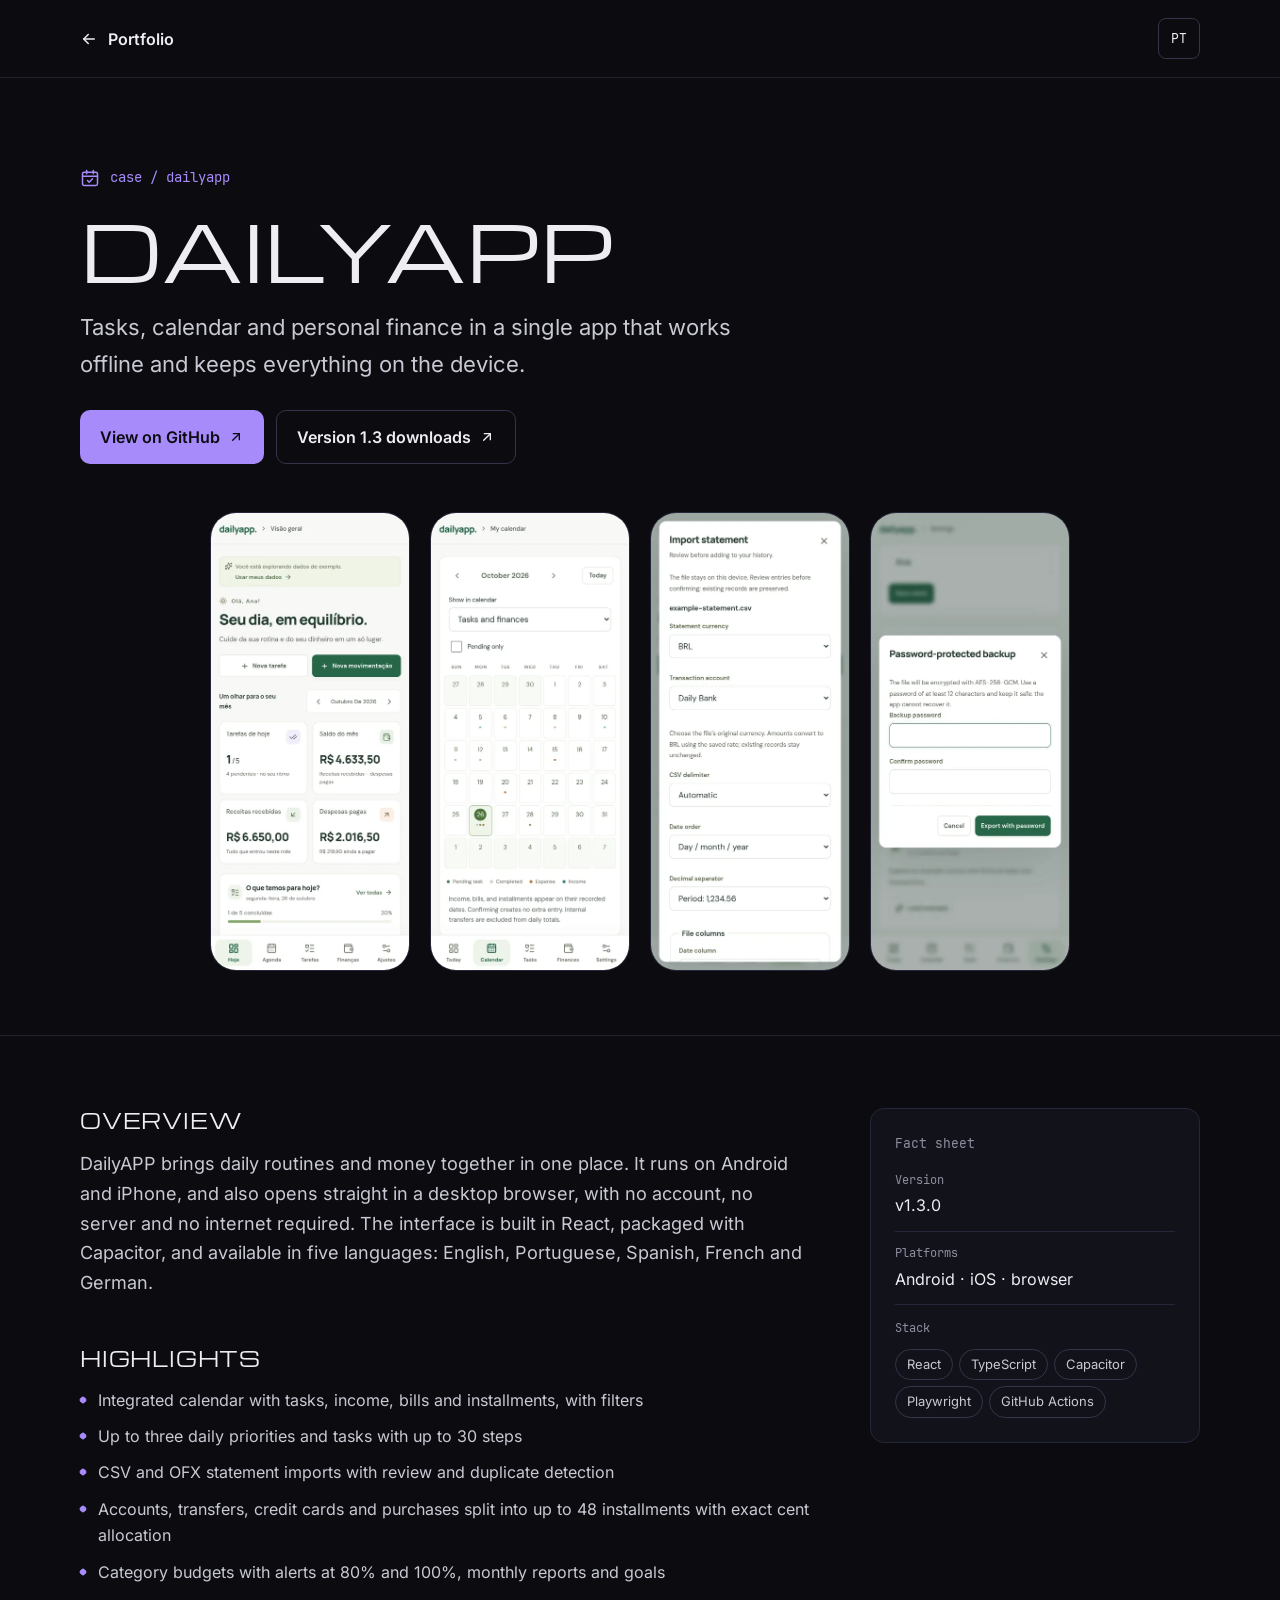
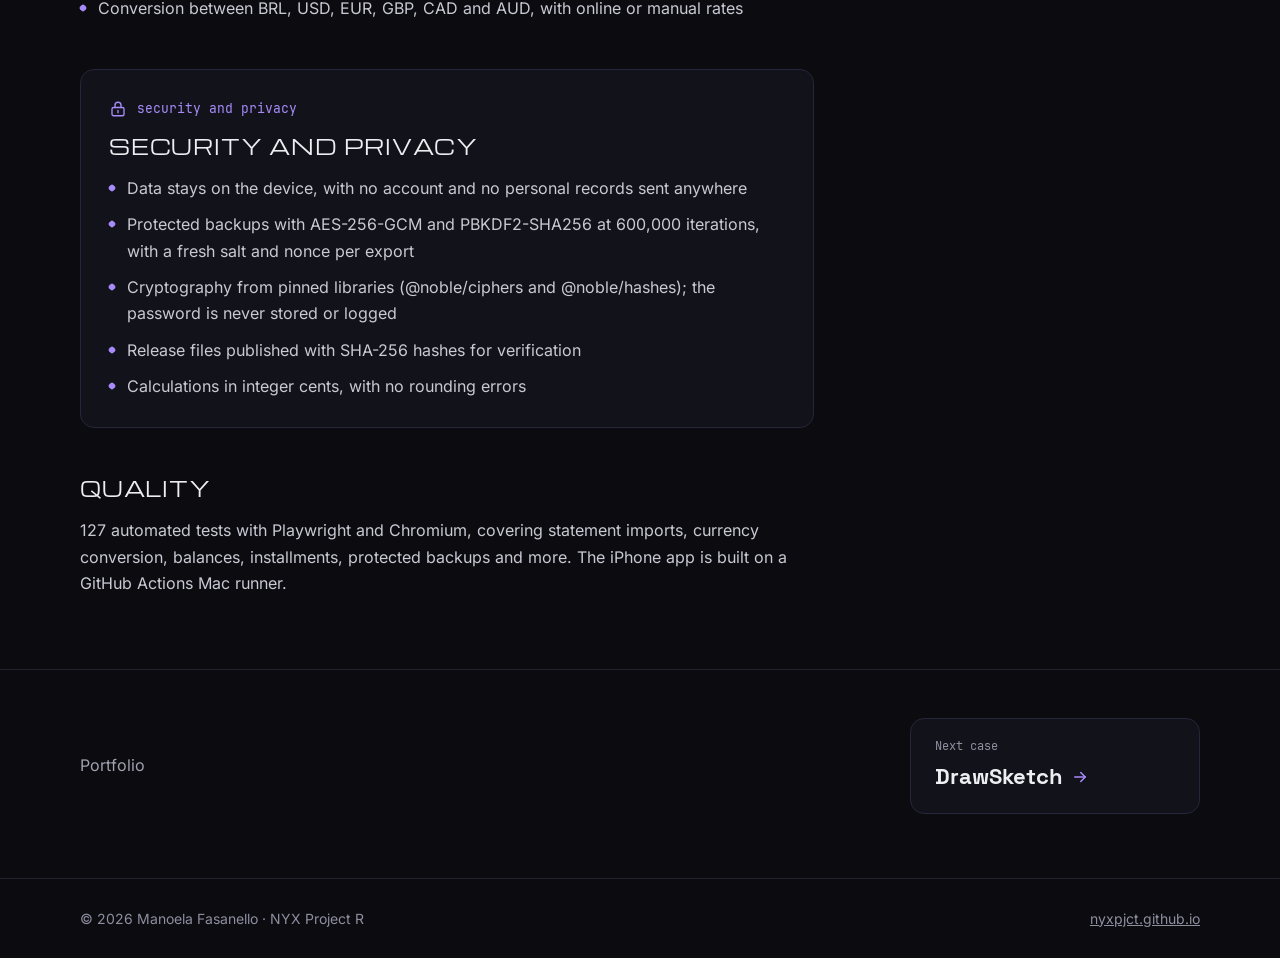
<file: cases/dailyapp.html>
<!doctype html>
<html lang="pt-BR">
<head>
<meta charset="utf-8">
<meta http-equiv="Content-Security-Policy" content="default-src 'none'; script-src 'self'; style-src 'self' 'unsafe-inline'; img-src 'self' https://nyxpjct.goatcounter.com; font-src 'self'; connect-src 'self' https://api.github.com https://nyxpjct.goatcounter.com; base-uri 'none'; form-action 'self'; object-src 'none'; manifest-src 'self'; upgrade-insecure-requests">
<meta name="referrer" content="strict-origin-when-cross-origin">
<meta name="viewport" content="width=device-width, initial-scale=1">
<title>DailyAPP — case · Manoela Fasanello</title>
<meta name="description" content="Tarefas, agenda e finanças pessoais num app só, que funciona offline e guarda tudo no aparelho.">
<meta name="author" content="Manoela Fasanello">
<meta name="theme-color" content="#0B0B10">
<meta name="color-scheme" content="dark">
<link rel="canonical" href="https://nyxpjct.github.io/cases/dailyapp.html">
<meta property="og:type" content="website">
<meta property="og:site_name" content="Manoela Fasanello">
<meta property="og:url" content="https://nyxpjct.github.io/cases/dailyapp.html">
<meta property="og:title" content="DailyAPP — case · Manoela Fasanello">
<meta property="og:description" content="Tarefas, agenda e finanças pessoais num app só, que funciona offline e guarda tudo no aparelho.">
<meta property="og:image" content="https://nyxpjct.github.io/assets/og-image.jpg">
<meta property="og:image:width" content="1200">
<meta property="og:image:height" content="630">
<meta property="og:image:alt" content="Manoela Fasanello · NYX Project R">
<meta property="og:locale" content="pt_BR">
<meta property="og:locale:alternate" content="en_US">
<meta name="twitter:card" content="summary_large_image">
<link rel="icon" href="../favicon.svg" type="image/svg+xml">
<link rel="stylesheet" href="../assets/css/site.css">
<script src="../assets/js/early.js"></script>
<script src="../assets/js/site.js" defer></script>

</head>
<body>
<div data-lang="pt">
<div style="width: 100%; min-height: 100vh; background: #0B0B10; color: #EDEDF2; font-family: Inter, system-ui, sans-serif; font-size: 16px; line-height: 1.65">
<header style="border-bottom: 1px solid #22222E">
<nav aria-label="Portfólio" style="max-width: 1120px; margin: 0 auto; padding: 18px 24px; display: flex; align-items: center; justify-content: space-between; gap: 16px">
<a href="../#projetos" style="display: inline-flex; align-items: center; gap: 10px; text-decoration: none; color: #EDEDF2; font-weight: 600"><span aria-hidden="true" style="display: inline-flex; transform: scaleX(-1)"><svg aria-hidden="true" width="18" height="18" viewBox="0 0 24 24" fill="none" stroke="currentColor" stroke-width="2" stroke-linecap="round" stroke-linejoin="round"><path d="M5 12h14"></path><path d="M13 6l6 6-6 6"></path></svg></span>Portfólio</a>
<a href="#" data-set-lang="en" lang="en" aria-label="English version" style="color: #EDEDF2; text-decoration: none; padding: 9px 12px; border: 1px solid #34344A; border-radius: 8px; font-family: 'JetBrains Mono', monospace; font-size: 13px">EN</a>
</nav>
</header>
<main>
<section style="max-width: 1120px; margin: 0 auto; padding: clamp(48px, 7vw, 88px) 24px 40px; display: flex; flex-direction: column; gap: 20px">
<p style="margin: 0; display: inline-flex; align-items: center; gap: 10px; font-family: 'JetBrains Mono', monospace; font-size: 14px; color: #A78BFA"><svg aria-hidden="true" width="20" height="20" viewBox="0 0 24 24" fill="none" stroke="#A78BFA" stroke-width="1.8" stroke-linecap="round" stroke-linejoin="round"><rect x="3" y="5" width="18" height="16" rx="2"></rect><path d="M3 10h18"></path><path d="M8 3v4"></path><path d="M16 3v4"></path><path d="M9 15l2 2 4-4"></path></svg> case / dailyapp</p>
<h1 class="disp disp-xl" style="margin: 0; font-family: 'Space Grotesk', sans-serif; font-weight: 700; font-size: clamp(44px, 8vw, 80px); line-height: 1; letter-spacing: -0.03em">DailyAPP</h1>
<p style="margin: 0; max-width: 720px; font-size: clamp(18px, 2.2vw, 22px); color: #C9C9D4">Tarefas, agenda e finanças pessoais num app só, que funciona offline e guarda tudo no aparelho.</p>
<div style="display: flex; flex-wrap: wrap; gap: 12px; margin-top: 8px">
<a href="https://github.com/NyxPjct/DailyAPP" style="display: inline-flex; align-items: center; gap: 8px; background: #A78BFA; color: #0B0B10; text-decoration: none; font-weight: 600; padding: 13px 20px; border-radius: 10px">Ver no GitHub <svg aria-hidden="true" width="16" height="16" viewBox="0 0 24 24" fill="none" stroke="currentColor" stroke-width="2" stroke-linecap="round" stroke-linejoin="round"><path d="M7 17L17 7"></path><path d="M8 7h9v9"></path></svg></a>
<a href="https://github.com/NyxPjct/DailyAPP/releases/tag/personal-v1.3.0" style="display: inline-flex; align-items: center; gap: 8px; border: 1px solid #34344A; color: #EDEDF2; text-decoration: none; font-weight: 600; padding: 13px 20px; border-radius: 10px">Downloads da versão 1.3 <svg aria-hidden="true" width="16" height="16" viewBox="0 0 24 24" fill="none" stroke="currentColor" stroke-width="2" stroke-linecap="round" stroke-linejoin="round"><path d="M7 17L17 7"></path><path d="M8 7h9v9"></path></svg></a>
</div>
</section>
<section style="max-width: 1120px; margin: 0 auto; padding: 8px 24px 64px; display: flex; flex-direction: column; gap: 20px; align-items: center">
<div style="display: grid; grid-template-columns: repeat(auto-fit, minmax(170px, 1fr)); gap: 20px; max-width: 860px; margin: 0 auto; width: 100%">
<figure class="reveal" style="margin: 0; border-radius: 26px; overflow: hidden; border: 1px solid #26263A; background: #12121A"><img src="../assets/cases/dailyapp-1.webp" alt="Tela Hoje" loading="lazy" decoding="async" style="display: block; width: 100%; height: auto; "></figure>
<figure class="reveal" style="margin: 0; border-radius: 26px; overflow: hidden; border: 1px solid #26263A; background: #12121A"><img src="../assets/cases/dailyapp-2.webp" alt="Agenda integrada" loading="lazy" decoding="async" style="display: block; width: 100%; height: auto; "></figure>
<figure class="reveal" style="margin: 0; border-radius: 26px; overflow: hidden; border: 1px solid #26263A; background: #12121A"><img src="../assets/cases/dailyapp-3.webp" alt="Importação de extrato" loading="lazy" decoding="async" style="display: block; width: 100%; height: auto; "></figure>
<figure class="reveal" style="margin: 0; border-radius: 26px; overflow: hidden; border: 1px solid #26263A; background: #12121A"><img src="../assets/cases/dailyapp-4.webp" alt="Backup protegido por senha" loading="lazy" decoding="async" style="display: block; width: 100%; height: auto; "></figure>
</div>
</section>
<section style="border-top: 1px solid #22222E">
<div style="max-width: 1120px; margin: 0 auto; padding: 72px 24px; display: flex; flex-wrap: wrap; gap: 56px; align-items: flex-start">
<div style="flex: 999 1 560px; min-width: 0; display: flex; flex-direction: column; gap: 48px">
<div class="reveal"><h2 class="disp disp-sm" style="margin: 0 0 16px; font-family: 'Space Grotesk', sans-serif; font-size: 26px; letter-spacing: -0.01em">Visão geral</h2><p style="margin: 0; font-size: 18px; color: #C9C9D4">O DailyAPP junta a rotina e o dinheiro do dia a dia num lugar só. Ele roda no celular, no Android e no iPhone, e também abre direto no navegador do computador, sem conta, sem servidor e sem internet. A interface é feita em React, empacotada com Capacitor, e está em cinco idiomas: inglês, português, espanhol, francês e alemão.</p></div>
<div class="reveal"><h2 class="disp disp-sm" style="margin: 0 0 16px; font-family: 'Space Grotesk', sans-serif; font-size: 26px; letter-spacing: -0.01em">Destaques</h2><ul style="margin: 0; padding: 0; list-style: none; display: flex; flex-direction: column; gap: 10px; color: #C9C9D4">
<li style="display: flex; gap: 12px; align-items: flex-start"><span aria-hidden="true" style="flex: none; width: 6px; height: 6px; margin-top: 10px; border-radius: 2px; background: #A78BFA; transform: rotate(45deg)"></span><span>Agenda integrada com tarefas, receitas, contas e parcelas, com filtros</span></li>
<li style="display: flex; gap: 12px; align-items: flex-start"><span aria-hidden="true" style="flex: none; width: 6px; height: 6px; margin-top: 10px; border-radius: 2px; background: #A78BFA; transform: rotate(45deg)"></span><span>Até três prioridades do dia e tarefas com até 30 etapas</span></li>
<li style="display: flex; gap: 12px; align-items: flex-start"><span aria-hidden="true" style="flex: none; width: 6px; height: 6px; margin-top: 10px; border-radius: 2px; background: #A78BFA; transform: rotate(45deg)"></span><span>Importação de extratos CSV e OFX com revisão e detecção de duplicados</span></li>
<li style="display: flex; gap: 12px; align-items: flex-start"><span aria-hidden="true" style="flex: none; width: 6px; height: 6px; margin-top: 10px; border-radius: 2px; background: #A78BFA; transform: rotate(45deg)"></span><span>Contas, transferências, cartões e compras em até 48 parcelas, com divisão exata dos centavos</span></li>
<li style="display: flex; gap: 12px; align-items: flex-start"><span aria-hidden="true" style="flex: none; width: 6px; height: 6px; margin-top: 10px; border-radius: 2px; background: #A78BFA; transform: rotate(45deg)"></span><span>Orçamentos por categoria com avisos em 80% e 100%, relatórios mensais e metas</span></li>
<li style="display: flex; gap: 12px; align-items: flex-start"><span aria-hidden="true" style="flex: none; width: 6px; height: 6px; margin-top: 10px; border-radius: 2px; background: #A78BFA; transform: rotate(45deg)"></span><span>Conversão entre BRL, USD, EUR, GBP, CAD e AUD, com cotação online ou manual</span></li>
</ul></div>
<div class="reveal fx-card" style="background: #12121A; border: 1px solid #26263A; border-radius: 14px; position: relative; overflow: hidden; padding: 28px">
<p style="margin: 0 0 14px; display: inline-flex; align-items: center; gap: 10px; font-family: 'JetBrains Mono', monospace; font-size: 13px; color: #A78BFA"><svg aria-hidden="true" width="18" height="18" viewBox="0 0 24 24" fill="none" stroke="#A78BFA" stroke-width="1.8" stroke-linecap="round" stroke-linejoin="round"><rect x="4" y="10" width="16" height="11" rx="2"></rect><path d="M8 10V7a4 4 0 0 1 8 0v3"></path><path d="M12 14v3"></path></svg> segurança e privacidade</p>
<h2 class="disp disp-sm" style="margin: 0 0 16px; font-family: 'Space Grotesk', sans-serif; font-size: 26px; letter-spacing: -0.01em">Segurança e privacidade</h2><ul style="margin: 0; padding: 0; list-style: none; display: flex; flex-direction: column; gap: 10px; color: #C9C9D4">
<li style="display: flex; gap: 12px; align-items: flex-start"><span aria-hidden="true" style="flex: none; width: 6px; height: 6px; margin-top: 10px; border-radius: 2px; background: #A78BFA; transform: rotate(45deg)"></span><span>Dados guardados só no aparelho, sem conta e sem enviar registros pessoais</span></li>
<li style="display: flex; gap: 12px; align-items: flex-start"><span aria-hidden="true" style="flex: none; width: 6px; height: 6px; margin-top: 10px; border-radius: 2px; background: #A78BFA; transform: rotate(45deg)"></span><span>Backup protegido com AES-256-GCM e PBKDF2-SHA256 com 600 mil iterações, com salt e nonce novos a cada exportação</span></li>
<li style="display: flex; gap: 12px; align-items: flex-start"><span aria-hidden="true" style="flex: none; width: 6px; height: 6px; margin-top: 10px; border-radius: 2px; background: #A78BFA; transform: rotate(45deg)"></span><span>Criptografia de bibliotecas com versão fixada (@noble/ciphers e @noble/hashes); a senha nunca é salva nem registrada</span></li>
<li style="display: flex; gap: 12px; align-items: flex-start"><span aria-hidden="true" style="flex: none; width: 6px; height: 6px; margin-top: 10px; border-radius: 2px; background: #A78BFA; transform: rotate(45deg)"></span><span>Arquivos da versão publicados com hash SHA-256 para conferência</span></li>
<li style="display: flex; gap: 12px; align-items: flex-start"><span aria-hidden="true" style="flex: none; width: 6px; height: 6px; margin-top: 10px; border-radius: 2px; background: #A78BFA; transform: rotate(45deg)"></span><span>Cálculos em centavos inteiros, sem erro de arredondamento</span></li>
</ul></div>
<div class="reveal"><h2 class="disp disp-sm" style="margin: 0 0 16px; font-family: 'Space Grotesk', sans-serif; font-size: 26px; letter-spacing: -0.01em">Qualidade</h2><p style="margin: 0; color: #C9C9D4">127 testes automatizados com Playwright e Chromium, cobrindo importação de extratos, conversão de moeda, saldos, parcelas, backups protegidos e mais. O app de iPhone é compilado num Mac do GitHub Actions.</p></div>
</div>
<aside class="reveal" style="flex: 1 1 280px; min-width: 0; background: #12121A; border: 1px solid #26263A; border-radius: 14px; padding: 24px; position: sticky; top: 24px">
<p style="margin: 0 0 4px; font-family: 'JetBrains Mono', monospace; font-size: 13px; color: #8E8EA0">Ficha</p>
<div style="display: flex; flex-direction: column; gap: 2px; padding: 12px 0; border-bottom: 1px solid #26263A"><span style="font-family: 'JetBrains Mono', monospace; font-size: 12px; color: #8E8EA0">Versão</span><span>v1.3.0</span></div><div style="display: flex; flex-direction: column; gap: 2px; padding: 12px 0; border-bottom: 1px solid #26263A"><span style="font-family: 'JetBrains Mono', monospace; font-size: 12px; color: #8E8EA0">Plataformas</span><span>Android · iOS · navegador</span></div>
<div style="padding-top: 14px; display: flex; flex-direction: column; gap: 10px"><span style="font-family: 'JetBrains Mono', monospace; font-size: 12px; color: #8E8EA0">Stack</span><div style="display: flex; flex-wrap: wrap; gap: 6px"><span style="border: 1px solid #34344A; border-radius: 999px; padding: 4px 11px; font-size: 13px; color: #C9C9D4">React</span>
<span style="border: 1px solid #34344A; border-radius: 999px; padding: 4px 11px; font-size: 13px; color: #C9C9D4">TypeScript</span>
<span style="border: 1px solid #34344A; border-radius: 999px; padding: 4px 11px; font-size: 13px; color: #C9C9D4">Capacitor</span>
<span style="border: 1px solid #34344A; border-radius: 999px; padding: 4px 11px; font-size: 13px; color: #C9C9D4">Playwright</span>
<span style="border: 1px solid #34344A; border-radius: 999px; padding: 4px 11px; font-size: 13px; color: #C9C9D4">GitHub Actions</span></div></div>
</aside>
</div>
</section>
<section style="border-top: 1px solid #22222E">
<div style="max-width: 1120px; margin: 0 auto; padding: 48px 24px 64px; display: flex; flex-wrap: wrap; align-items: center; justify-content: space-between; gap: 20px">
<a href="../#projetos" style="color: #A1A1B0; text-decoration: none; padding: 10px 0">Portfólio</a>
<a href="drawsketch.html" class="fx-card" style="position: relative; overflow: hidden; display: inline-flex; flex-direction: column; gap: 2px; text-decoration: none; color: #EDEDF2; background: #12121A; border: 1px solid #26263A; border-radius: 14px; padding: 18px 24px; min-width: 240px"><span style="font-family: 'JetBrains Mono', monospace; font-size: 12px; color: #8E8EA0">Próximo case</span><span style="display: inline-flex; align-items: center; gap: 8px; font-family: 'Space Grotesk', sans-serif; font-size: 22px; font-weight: 700">DrawSketch <svg aria-hidden="true" width="18" height="18" viewBox="0 0 24 24" fill="none" stroke="#A78BFA" stroke-width="2" stroke-linecap="round" stroke-linejoin="round"><path d="M5 12h14"></path><path d="M13 6l6 6-6 6"></path></svg></span></a>
</div>
</section>
</main>
<footer style="border-top: 1px solid #22222E"><div style="max-width: 1120px; margin: 0 auto; padding: 28px 24px; display: flex; flex-wrap: wrap; justify-content: space-between; gap: 12px; font-size: 14px; color: #8E8EA0"><span>© 2026 Manoela Fasanello · NYX Project R</span><a href="../" style="color: #8E8EA0">nyxpjct.github.io</a></div></footer>
</div>
</div>
<div data-lang="en" hidden>
<div style="width: 100%; min-height: 100vh; background: #0B0B10; color: #EDEDF2; font-family: Inter, system-ui, sans-serif; font-size: 16px; line-height: 1.65">
<header style="border-bottom: 1px solid #22222E">
<nav aria-label="Portfolio" style="max-width: 1120px; margin: 0 auto; padding: 18px 24px; display: flex; align-items: center; justify-content: space-between; gap: 16px">
<a href="../#projetos" style="display: inline-flex; align-items: center; gap: 10px; text-decoration: none; color: #EDEDF2; font-weight: 600"><span aria-hidden="true" style="display: inline-flex; transform: scaleX(-1)"><svg aria-hidden="true" width="18" height="18" viewBox="0 0 24 24" fill="none" stroke="currentColor" stroke-width="2" stroke-linecap="round" stroke-linejoin="round"><path d="M5 12h14"></path><path d="M13 6l6 6-6 6"></path></svg></span>Portfolio</a>
<a href="#" data-set-lang="pt" lang="pt" aria-label="Versão em português" style="color: #EDEDF2; text-decoration: none; padding: 9px 12px; border: 1px solid #34344A; border-radius: 8px; font-family: 'JetBrains Mono', monospace; font-size: 13px">PT</a>
</nav>
</header>
<main>
<section style="max-width: 1120px; margin: 0 auto; padding: clamp(48px, 7vw, 88px) 24px 40px; display: flex; flex-direction: column; gap: 20px">
<p style="margin: 0; display: inline-flex; align-items: center; gap: 10px; font-family: 'JetBrains Mono', monospace; font-size: 14px; color: #A78BFA"><svg aria-hidden="true" width="20" height="20" viewBox="0 0 24 24" fill="none" stroke="#A78BFA" stroke-width="1.8" stroke-linecap="round" stroke-linejoin="round"><rect x="3" y="5" width="18" height="16" rx="2"></rect><path d="M3 10h18"></path><path d="M8 3v4"></path><path d="M16 3v4"></path><path d="M9 15l2 2 4-4"></path></svg> case / dailyapp</p>
<h1 class="disp disp-xl" style="margin: 0; font-family: 'Space Grotesk', sans-serif; font-weight: 700; font-size: clamp(44px, 8vw, 80px); line-height: 1; letter-spacing: -0.03em">DailyAPP</h1>
<p style="margin: 0; max-width: 720px; font-size: clamp(18px, 2.2vw, 22px); color: #C9C9D4">Tasks, calendar and personal finance in a single app that works offline and keeps everything on the device.</p>
<div style="display: flex; flex-wrap: wrap; gap: 12px; margin-top: 8px">
<a href="https://github.com/NyxPjct/DailyAPP" style="display: inline-flex; align-items: center; gap: 8px; background: #A78BFA; color: #0B0B10; text-decoration: none; font-weight: 600; padding: 13px 20px; border-radius: 10px">View on GitHub <svg aria-hidden="true" width="16" height="16" viewBox="0 0 24 24" fill="none" stroke="currentColor" stroke-width="2" stroke-linecap="round" stroke-linejoin="round"><path d="M7 17L17 7"></path><path d="M8 7h9v9"></path></svg></a>
<a href="https://github.com/NyxPjct/DailyAPP/releases/tag/personal-v1.3.0" style="display: inline-flex; align-items: center; gap: 8px; border: 1px solid #34344A; color: #EDEDF2; text-decoration: none; font-weight: 600; padding: 13px 20px; border-radius: 10px">Version 1.3 downloads <svg aria-hidden="true" width="16" height="16" viewBox="0 0 24 24" fill="none" stroke="currentColor" stroke-width="2" stroke-linecap="round" stroke-linejoin="round"><path d="M7 17L17 7"></path><path d="M8 7h9v9"></path></svg></a>
</div>
</section>
<section style="max-width: 1120px; margin: 0 auto; padding: 8px 24px 64px; display: flex; flex-direction: column; gap: 20px; align-items: center">
<div style="display: grid; grid-template-columns: repeat(auto-fit, minmax(170px, 1fr)); gap: 20px; max-width: 860px; margin: 0 auto; width: 100%">
<figure class="reveal" style="margin: 0; border-radius: 26px; overflow: hidden; border: 1px solid #26263A; background: #12121A"><img src="../assets/cases/dailyapp-1.webp" alt="Today screen" loading="lazy" decoding="async" style="display: block; width: 100%; height: auto; "></figure>
<figure class="reveal" style="margin: 0; border-radius: 26px; overflow: hidden; border: 1px solid #26263A; background: #12121A"><img src="../assets/cases/dailyapp-2.webp" alt="Integrated calendar" loading="lazy" decoding="async" style="display: block; width: 100%; height: auto; "></figure>
<figure class="reveal" style="margin: 0; border-radius: 26px; overflow: hidden; border: 1px solid #26263A; background: #12121A"><img src="../assets/cases/dailyapp-3.webp" alt="Statement import" loading="lazy" decoding="async" style="display: block; width: 100%; height: auto; "></figure>
<figure class="reveal" style="margin: 0; border-radius: 26px; overflow: hidden; border: 1px solid #26263A; background: #12121A"><img src="../assets/cases/dailyapp-4.webp" alt="Password-protected backup" loading="lazy" decoding="async" style="display: block; width: 100%; height: auto; "></figure>
</div>
</section>
<section style="border-top: 1px solid #22222E">
<div style="max-width: 1120px; margin: 0 auto; padding: 72px 24px; display: flex; flex-wrap: wrap; gap: 56px; align-items: flex-start">
<div style="flex: 999 1 560px; min-width: 0; display: flex; flex-direction: column; gap: 48px">
<div class="reveal"><h2 class="disp disp-sm" style="margin: 0 0 16px; font-family: 'Space Grotesk', sans-serif; font-size: 26px; letter-spacing: -0.01em">Overview</h2><p style="margin: 0; font-size: 18px; color: #C9C9D4">DailyAPP brings daily routines and money together in one place. It runs on Android and iPhone, and also opens straight in a desktop browser, with no account, no server and no internet required. The interface is built in React, packaged with Capacitor, and available in five languages: English, Portuguese, Spanish, French and German.</p></div>
<div class="reveal"><h2 class="disp disp-sm" style="margin: 0 0 16px; font-family: 'Space Grotesk', sans-serif; font-size: 26px; letter-spacing: -0.01em">Highlights</h2><ul style="margin: 0; padding: 0; list-style: none; display: flex; flex-direction: column; gap: 10px; color: #C9C9D4">
<li style="display: flex; gap: 12px; align-items: flex-start"><span aria-hidden="true" style="flex: none; width: 6px; height: 6px; margin-top: 10px; border-radius: 2px; background: #A78BFA; transform: rotate(45deg)"></span><span>Integrated calendar with tasks, income, bills and installments, with filters</span></li>
<li style="display: flex; gap: 12px; align-items: flex-start"><span aria-hidden="true" style="flex: none; width: 6px; height: 6px; margin-top: 10px; border-radius: 2px; background: #A78BFA; transform: rotate(45deg)"></span><span>Up to three daily priorities and tasks with up to 30 steps</span></li>
<li style="display: flex; gap: 12px; align-items: flex-start"><span aria-hidden="true" style="flex: none; width: 6px; height: 6px; margin-top: 10px; border-radius: 2px; background: #A78BFA; transform: rotate(45deg)"></span><span>CSV and OFX statement imports with review and duplicate detection</span></li>
<li style="display: flex; gap: 12px; align-items: flex-start"><span aria-hidden="true" style="flex: none; width: 6px; height: 6px; margin-top: 10px; border-radius: 2px; background: #A78BFA; transform: rotate(45deg)"></span><span>Accounts, transfers, credit cards and purchases split into up to 48 installments with exact cent allocation</span></li>
<li style="display: flex; gap: 12px; align-items: flex-start"><span aria-hidden="true" style="flex: none; width: 6px; height: 6px; margin-top: 10px; border-radius: 2px; background: #A78BFA; transform: rotate(45deg)"></span><span>Category budgets with alerts at 80% and 100%, monthly reports and goals</span></li>
<li style="display: flex; gap: 12px; align-items: flex-start"><span aria-hidden="true" style="flex: none; width: 6px; height: 6px; margin-top: 10px; border-radius: 2px; background: #A78BFA; transform: rotate(45deg)"></span><span>Conversion between BRL, USD, EUR, GBP, CAD and AUD, with online or manual rates</span></li>
</ul></div>
<div class="reveal fx-card" style="background: #12121A; border: 1px solid #26263A; border-radius: 14px; position: relative; overflow: hidden; padding: 28px">
<p style="margin: 0 0 14px; display: inline-flex; align-items: center; gap: 10px; font-family: 'JetBrains Mono', monospace; font-size: 13px; color: #A78BFA"><svg aria-hidden="true" width="18" height="18" viewBox="0 0 24 24" fill="none" stroke="#A78BFA" stroke-width="1.8" stroke-linecap="round" stroke-linejoin="round"><rect x="4" y="10" width="16" height="11" rx="2"></rect><path d="M8 10V7a4 4 0 0 1 8 0v3"></path><path d="M12 14v3"></path></svg> security and privacy</p>
<h2 class="disp disp-sm" style="margin: 0 0 16px; font-family: 'Space Grotesk', sans-serif; font-size: 26px; letter-spacing: -0.01em">Security and privacy</h2><ul style="margin: 0; padding: 0; list-style: none; display: flex; flex-direction: column; gap: 10px; color: #C9C9D4">
<li style="display: flex; gap: 12px; align-items: flex-start"><span aria-hidden="true" style="flex: none; width: 6px; height: 6px; margin-top: 10px; border-radius: 2px; background: #A78BFA; transform: rotate(45deg)"></span><span>Data stays on the device, with no account and no personal records sent anywhere</span></li>
<li style="display: flex; gap: 12px; align-items: flex-start"><span aria-hidden="true" style="flex: none; width: 6px; height: 6px; margin-top: 10px; border-radius: 2px; background: #A78BFA; transform: rotate(45deg)"></span><span>Protected backups with AES-256-GCM and PBKDF2-SHA256 at 600,000 iterations, with a fresh salt and nonce per export</span></li>
<li style="display: flex; gap: 12px; align-items: flex-start"><span aria-hidden="true" style="flex: none; width: 6px; height: 6px; margin-top: 10px; border-radius: 2px; background: #A78BFA; transform: rotate(45deg)"></span><span>Cryptography from pinned libraries (@noble/ciphers and @noble/hashes); the password is never stored or logged</span></li>
<li style="display: flex; gap: 12px; align-items: flex-start"><span aria-hidden="true" style="flex: none; width: 6px; height: 6px; margin-top: 10px; border-radius: 2px; background: #A78BFA; transform: rotate(45deg)"></span><span>Release files published with SHA-256 hashes for verification</span></li>
<li style="display: flex; gap: 12px; align-items: flex-start"><span aria-hidden="true" style="flex: none; width: 6px; height: 6px; margin-top: 10px; border-radius: 2px; background: #A78BFA; transform: rotate(45deg)"></span><span>Calculations in integer cents, with no rounding errors</span></li>
</ul></div>
<div class="reveal"><h2 class="disp disp-sm" style="margin: 0 0 16px; font-family: 'Space Grotesk', sans-serif; font-size: 26px; letter-spacing: -0.01em">Quality</h2><p style="margin: 0; color: #C9C9D4">127 automated tests with Playwright and Chromium, covering statement imports, currency conversion, balances, installments, protected backups and more. The iPhone app is built on a GitHub Actions Mac runner.</p></div>
</div>
<aside class="reveal" style="flex: 1 1 280px; min-width: 0; background: #12121A; border: 1px solid #26263A; border-radius: 14px; padding: 24px; position: sticky; top: 24px">
<p style="margin: 0 0 4px; font-family: 'JetBrains Mono', monospace; font-size: 13px; color: #8E8EA0">Fact sheet</p>
<div style="display: flex; flex-direction: column; gap: 2px; padding: 12px 0; border-bottom: 1px solid #26263A"><span style="font-family: 'JetBrains Mono', monospace; font-size: 12px; color: #8E8EA0">Version</span><span>v1.3.0</span></div><div style="display: flex; flex-direction: column; gap: 2px; padding: 12px 0; border-bottom: 1px solid #26263A"><span style="font-family: 'JetBrains Mono', monospace; font-size: 12px; color: #8E8EA0">Platforms</span><span>Android · iOS · browser</span></div>
<div style="padding-top: 14px; display: flex; flex-direction: column; gap: 10px"><span style="font-family: 'JetBrains Mono', monospace; font-size: 12px; color: #8E8EA0">Stack</span><div style="display: flex; flex-wrap: wrap; gap: 6px"><span style="border: 1px solid #34344A; border-radius: 999px; padding: 4px 11px; font-size: 13px; color: #C9C9D4">React</span>
<span style="border: 1px solid #34344A; border-radius: 999px; padding: 4px 11px; font-size: 13px; color: #C9C9D4">TypeScript</span>
<span style="border: 1px solid #34344A; border-radius: 999px; padding: 4px 11px; font-size: 13px; color: #C9C9D4">Capacitor</span>
<span style="border: 1px solid #34344A; border-radius: 999px; padding: 4px 11px; font-size: 13px; color: #C9C9D4">Playwright</span>
<span style="border: 1px solid #34344A; border-radius: 999px; padding: 4px 11px; font-size: 13px; color: #C9C9D4">GitHub Actions</span></div></div>
</aside>
</div>
</section>
<section style="border-top: 1px solid #22222E">
<div style="max-width: 1120px; margin: 0 auto; padding: 48px 24px 64px; display: flex; flex-wrap: wrap; align-items: center; justify-content: space-between; gap: 20px">
<a href="../#projetos" style="color: #A1A1B0; text-decoration: none; padding: 10px 0">Portfolio</a>
<a href="drawsketch.html" class="fx-card" style="position: relative; overflow: hidden; display: inline-flex; flex-direction: column; gap: 2px; text-decoration: none; color: #EDEDF2; background: #12121A; border: 1px solid #26263A; border-radius: 14px; padding: 18px 24px; min-width: 240px"><span style="font-family: 'JetBrains Mono', monospace; font-size: 12px; color: #8E8EA0">Next case</span><span style="display: inline-flex; align-items: center; gap: 8px; font-family: 'Space Grotesk', sans-serif; font-size: 22px; font-weight: 700">DrawSketch <svg aria-hidden="true" width="18" height="18" viewBox="0 0 24 24" fill="none" stroke="#A78BFA" stroke-width="2" stroke-linecap="round" stroke-linejoin="round"><path d="M5 12h14"></path><path d="M13 6l6 6-6 6"></path></svg></span></a>
</div>
</section>
</main>
<footer style="border-top: 1px solid #22222E"><div style="max-width: 1120px; margin: 0 auto; padding: 28px 24px; display: flex; flex-wrap: wrap; justify-content: space-between; gap: 12px; font-size: 14px; color: #8E8EA0"><span>© 2026 Manoela Fasanello · NYX Project R</span><a href="../" style="color: #8E8EA0">nyxpjct.github.io</a></div></footer>
</div>
</div>
<script type="application/json" id="page-meta">{"base": "../", "home": false, "pt": {"lang": "pt-BR", "title": "DailyAPP — case · Manoela Fasanello", "desc": "Tarefas, agenda e finanças pessoais num app só, que funciona offline e guarda tudo no aparelho."}, "en": {"lang": "en", "title": "DailyAPP — case · Manoela Fasanello", "desc": "Tasks, calendar and personal finance in a single app that works offline and keeps everything on the device."}}</script>
</body>
</html>
</file>
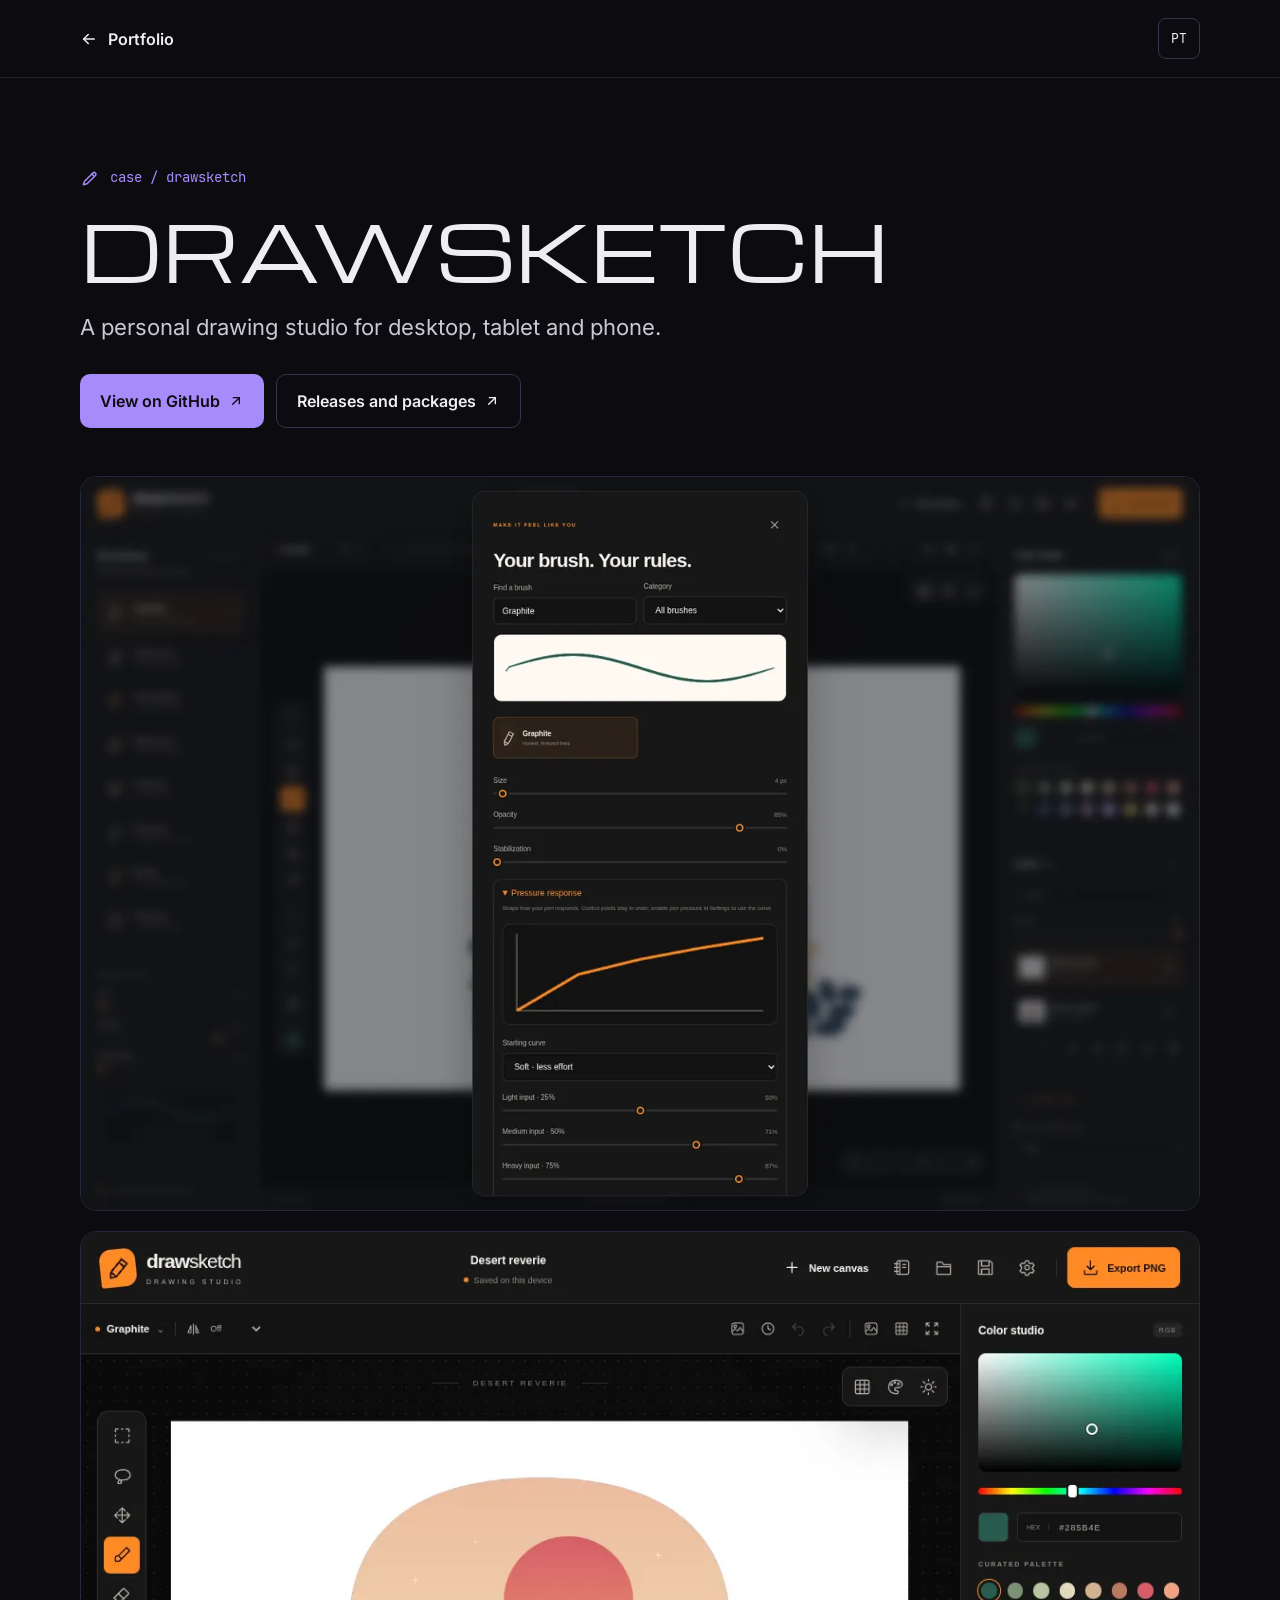
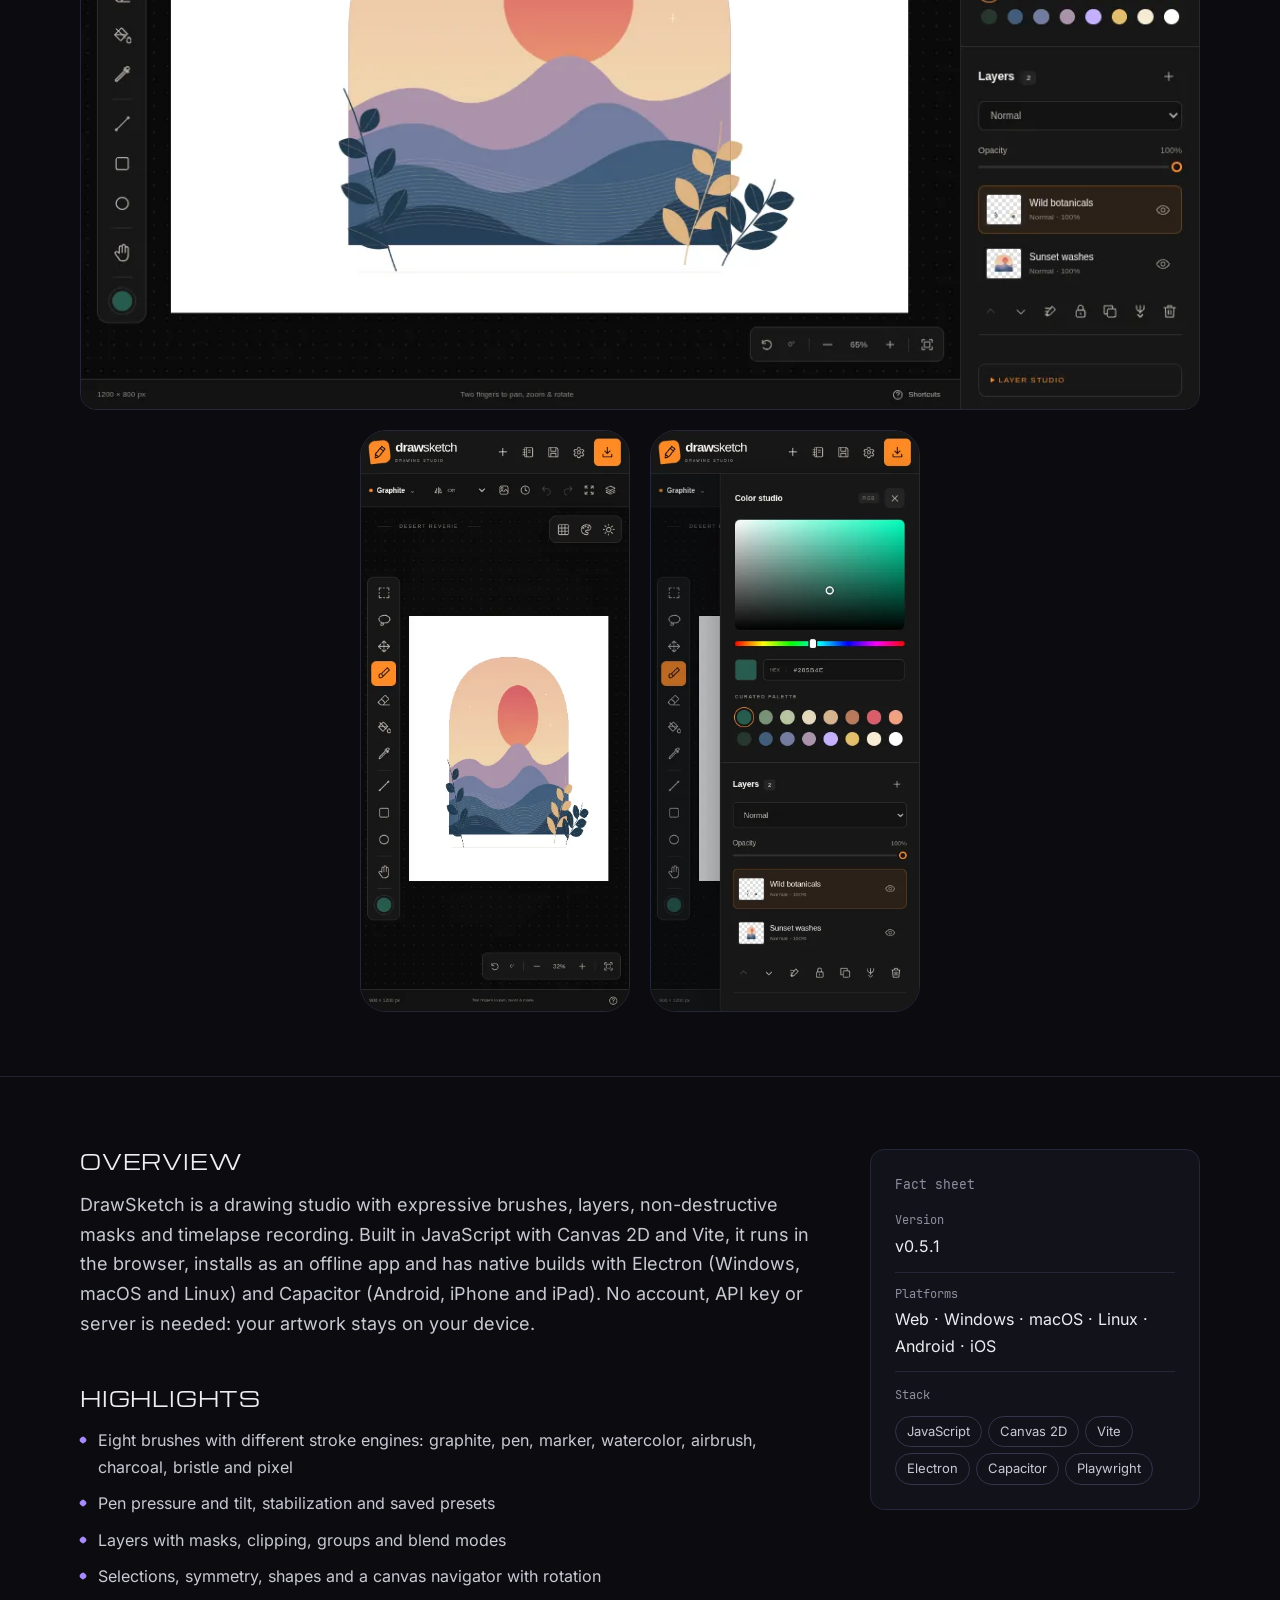
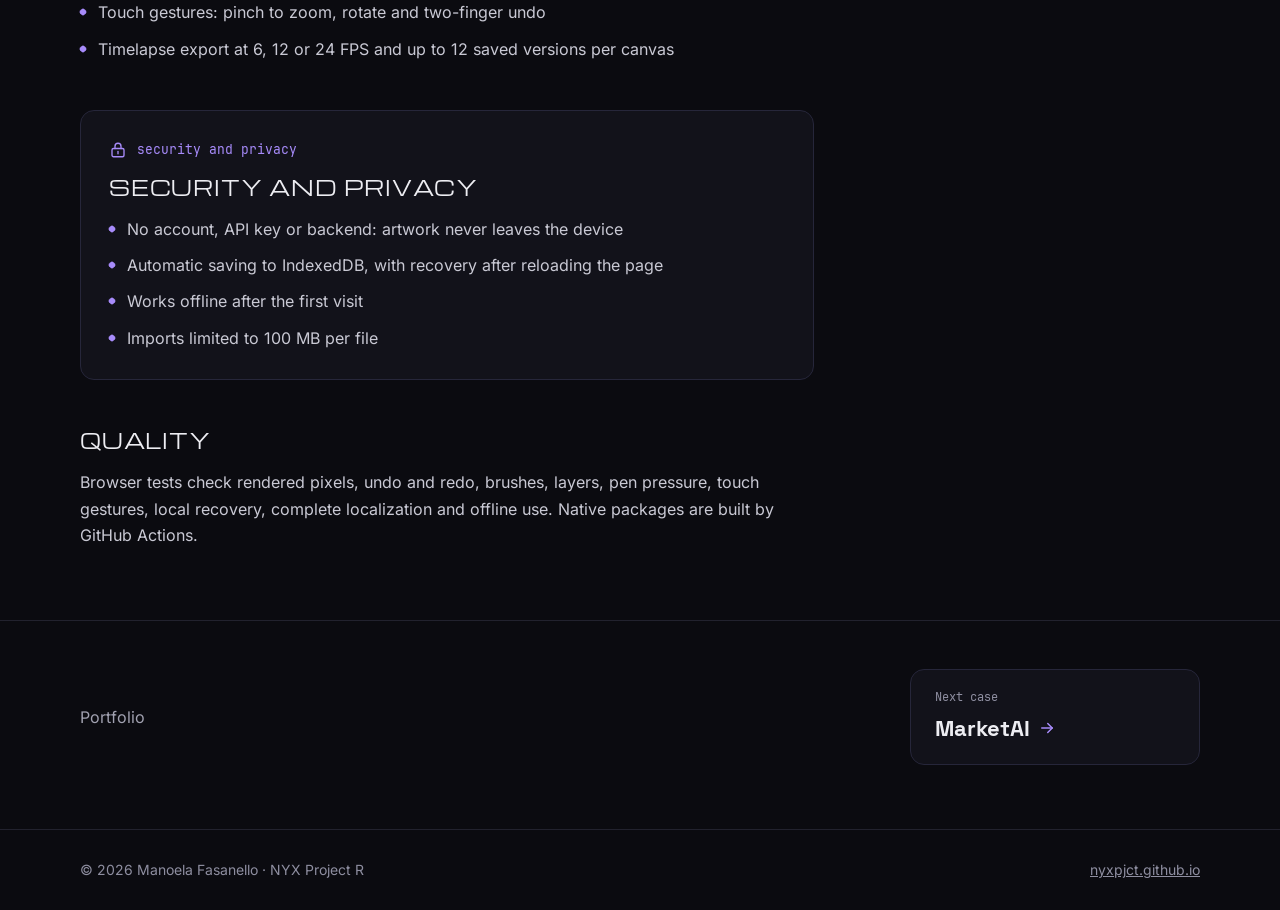
<file: cases/drawsketch.html>
<!doctype html>
<html lang="pt-BR">
<head>
<meta charset="utf-8">
<meta http-equiv="Content-Security-Policy" content="default-src 'none'; script-src 'self'; style-src 'self' 'unsafe-inline'; img-src 'self' https://nyxpjct.goatcounter.com; font-src 'self'; connect-src 'self' https://api.github.com https://nyxpjct.goatcounter.com; base-uri 'none'; form-action 'self'; object-src 'none'; manifest-src 'self'; upgrade-insecure-requests">
<meta name="referrer" content="strict-origin-when-cross-origin">
<meta name="viewport" content="width=device-width, initial-scale=1">
<title>DrawSketch — case · Manoela Fasanello</title>
<meta name="description" content="Um estúdio de desenho pessoal para computador, tablet e celular.">
<meta name="author" content="Manoela Fasanello">
<meta name="theme-color" content="#0B0B10">
<meta name="color-scheme" content="dark">
<link rel="canonical" href="https://nyxpjct.github.io/cases/drawsketch.html">
<meta property="og:type" content="website">
<meta property="og:site_name" content="Manoela Fasanello">
<meta property="og:url" content="https://nyxpjct.github.io/cases/drawsketch.html">
<meta property="og:title" content="DrawSketch — case · Manoela Fasanello">
<meta property="og:description" content="Um estúdio de desenho pessoal para computador, tablet e celular.">
<meta property="og:image" content="https://nyxpjct.github.io/assets/og-image.jpg">
<meta property="og:image:width" content="1200">
<meta property="og:image:height" content="630">
<meta property="og:image:alt" content="Manoela Fasanello · NYX Project R">
<meta property="og:locale" content="pt_BR">
<meta property="og:locale:alternate" content="en_US">
<meta name="twitter:card" content="summary_large_image">
<link rel="icon" href="../favicon.svg" type="image/svg+xml">
<link rel="stylesheet" href="../assets/css/site.css">
<script src="../assets/js/early.js"></script>
<script src="../assets/js/site.js" defer></script>

</head>
<body>
<div data-lang="pt">
<div style="width: 100%; min-height: 100vh; background: #0B0B10; color: #EDEDF2; font-family: Inter, system-ui, sans-serif; font-size: 16px; line-height: 1.65">
<header style="border-bottom: 1px solid #22222E">
<nav aria-label="Portfólio" style="max-width: 1120px; margin: 0 auto; padding: 18px 24px; display: flex; align-items: center; justify-content: space-between; gap: 16px">
<a href="../#projetos" style="display: inline-flex; align-items: center; gap: 10px; text-decoration: none; color: #EDEDF2; font-weight: 600"><span aria-hidden="true" style="display: inline-flex; transform: scaleX(-1)"><svg aria-hidden="true" width="18" height="18" viewBox="0 0 24 24" fill="none" stroke="currentColor" stroke-width="2" stroke-linecap="round" stroke-linejoin="round"><path d="M5 12h14"></path><path d="M13 6l6 6-6 6"></path></svg></span>Portfólio</a>
<a href="#" data-set-lang="en" lang="en" aria-label="English version" style="color: #EDEDF2; text-decoration: none; padding: 9px 12px; border: 1px solid #34344A; border-radius: 8px; font-family: 'JetBrains Mono', monospace; font-size: 13px">EN</a>
</nav>
</header>
<main>
<section style="max-width: 1120px; margin: 0 auto; padding: clamp(48px, 7vw, 88px) 24px 40px; display: flex; flex-direction: column; gap: 20px">
<p style="margin: 0; display: inline-flex; align-items: center; gap: 10px; font-family: 'JetBrains Mono', monospace; font-size: 14px; color: #A78BFA"><svg aria-hidden="true" width="20" height="20" viewBox="0 0 24 24" fill="none" stroke="#A78BFA" stroke-width="1.8" stroke-linecap="round" stroke-linejoin="round"><path d="M4 20l4.5-1 10-10a2.1 2.1 0 0 0-3-3l-10 10L4 20z"></path><path d="M14 7l3 3"></path></svg> case / drawsketch</p>
<h1 class="disp disp-xl" style="margin: 0; font-family: 'Space Grotesk', sans-serif; font-weight: 700; font-size: clamp(44px, 8vw, 80px); line-height: 1; letter-spacing: -0.03em">DrawSketch</h1>
<p style="margin: 0; max-width: 720px; font-size: clamp(18px, 2.2vw, 22px); color: #C9C9D4">Um estúdio de desenho pessoal para computador, tablet e celular.</p>
<div style="display: flex; flex-wrap: wrap; gap: 12px; margin-top: 8px">
<a href="https://github.com/NyxPjct/DrawSketch" style="display: inline-flex; align-items: center; gap: 8px; background: #A78BFA; color: #0B0B10; text-decoration: none; font-weight: 600; padding: 13px 20px; border-radius: 10px">Ver no GitHub <svg aria-hidden="true" width="16" height="16" viewBox="0 0 24 24" fill="none" stroke="currentColor" stroke-width="2" stroke-linecap="round" stroke-linejoin="round"><path d="M7 17L17 7"></path><path d="M8 7h9v9"></path></svg></a>
<a href="https://github.com/NyxPjct/DrawSketch/releases" style="display: inline-flex; align-items: center; gap: 8px; border: 1px solid #34344A; color: #EDEDF2; text-decoration: none; font-weight: 600; padding: 13px 20px; border-radius: 10px">Versões e pacotes <svg aria-hidden="true" width="16" height="16" viewBox="0 0 24 24" fill="none" stroke="currentColor" stroke-width="2" stroke-linecap="round" stroke-linejoin="round"><path d="M7 17L17 7"></path><path d="M8 7h9v9"></path></svg></a>
</div>
</section>
<section style="max-width: 1120px; margin: 0 auto; padding: 8px 24px 64px; display: flex; flex-direction: column; gap: 20px; align-items: center">
<figure class="reveal" style="margin: 0; background: #12121A; border: 1px solid #26263A; border-radius: 16px; overflow: hidden"><img src="../assets/cases/drawsketch-1.webp" alt="Biblioteca de pincéis no desktop" loading="lazy" decoding="async" style="display: block; width: 100%; height: auto; "></figure>
<div style="display: grid; grid-template-columns: repeat(auto-fit, minmax(300px, 1fr)); gap: 20px">
<figure class="reveal" style="margin: 0; background: #12121A; border: 1px solid #26263A; border-radius: 16px; overflow: hidden"><img src="../assets/cases/drawsketch-2.webp" alt="Layout para tablet" loading="lazy" decoding="async" style="display: block; width: 100%; height: auto; "></figure>
</div>
<div style="display: grid; grid-template-columns: repeat(auto-fit, minmax(170px, 1fr)); gap: 20px; max-width: 560px">
<figure class="reveal" style="margin: 0; border-radius: 26px; overflow: hidden; border: 1px solid #26263A; background: #12121A"><img src="../assets/cases/drawsketch-3.webp" alt="Canvas no celular" loading="lazy" decoding="async" style="display: block; width: 100%; height: auto; "></figure>
<figure class="reveal" style="margin: 0; border-radius: 26px; overflow: hidden; border: 1px solid #26263A; background: #12121A"><img src="../assets/cases/drawsketch-4.webp" alt="Cores e camadas no celular" loading="lazy" decoding="async" style="display: block; width: 100%; height: auto; "></figure>
</div>
</section>
<section style="border-top: 1px solid #22222E">
<div style="max-width: 1120px; margin: 0 auto; padding: 72px 24px; display: flex; flex-wrap: wrap; gap: 56px; align-items: flex-start">
<div style="flex: 999 1 560px; min-width: 0; display: flex; flex-direction: column; gap: 48px">
<div class="reveal"><h2 class="disp disp-sm" style="margin: 0 0 16px; font-family: 'Space Grotesk', sans-serif; font-size: 26px; letter-spacing: -0.01em">Visão geral</h2><p style="margin: 0; font-size: 18px; color: #C9C9D4">O DrawSketch é um estúdio de desenho com pincéis expressivos, camadas, máscaras não destrutivas e gravação de timelapse. Feito em JavaScript com Canvas 2D e Vite, ele roda no navegador, instala como app offline e tem versões nativas com Electron (Windows, macOS e Linux) e Capacitor (Android, iPhone e iPad). Não precisa de conta, chave de API nem servidor: as artes ficam no seu aparelho.</p></div>
<div class="reveal"><h2 class="disp disp-sm" style="margin: 0 0 16px; font-family: 'Space Grotesk', sans-serif; font-size: 26px; letter-spacing: -0.01em">Destaques</h2><ul style="margin: 0; padding: 0; list-style: none; display: flex; flex-direction: column; gap: 10px; color: #C9C9D4">
<li style="display: flex; gap: 12px; align-items: flex-start"><span aria-hidden="true" style="flex: none; width: 6px; height: 6px; margin-top: 10px; border-radius: 2px; background: #A78BFA; transform: rotate(45deg)"></span><span>Oito pincéis com motores de traço diferentes: grafite, caneta, marcador, aquarela, aerógrafo, carvão, cerdas e pixel</span></li>
<li style="display: flex; gap: 12px; align-items: flex-start"><span aria-hidden="true" style="flex: none; width: 6px; height: 6px; margin-top: 10px; border-radius: 2px; background: #A78BFA; transform: rotate(45deg)"></span><span>Pressão e inclinação da caneta, estabilização e presets salvos</span></li>
<li style="display: flex; gap: 12px; align-items: flex-start"><span aria-hidden="true" style="flex: none; width: 6px; height: 6px; margin-top: 10px; border-radius: 2px; background: #A78BFA; transform: rotate(45deg)"></span><span>Camadas com máscaras, recorte, grupos e modos de mesclagem</span></li>
<li style="display: flex; gap: 12px; align-items: flex-start"><span aria-hidden="true" style="flex: none; width: 6px; height: 6px; margin-top: 10px; border-radius: 2px; background: #A78BFA; transform: rotate(45deg)"></span><span>Seleções, simetria, formas e navegador do canvas com rotação</span></li>
<li style="display: flex; gap: 12px; align-items: flex-start"><span aria-hidden="true" style="flex: none; width: 6px; height: 6px; margin-top: 10px; border-radius: 2px; background: #A78BFA; transform: rotate(45deg)"></span><span>Gestos de toque: pinça para zoom, rotação e dois dedos para desfazer</span></li>
<li style="display: flex; gap: 12px; align-items: flex-start"><span aria-hidden="true" style="flex: none; width: 6px; height: 6px; margin-top: 10px; border-radius: 2px; background: #A78BFA; transform: rotate(45deg)"></span><span>Timelapse exportável em 6, 12 ou 24 FPS e histórico de até 12 versões por canvas</span></li>
</ul></div>
<div class="reveal fx-card" style="background: #12121A; border: 1px solid #26263A; border-radius: 14px; position: relative; overflow: hidden; padding: 28px">
<p style="margin: 0 0 14px; display: inline-flex; align-items: center; gap: 10px; font-family: 'JetBrains Mono', monospace; font-size: 13px; color: #A78BFA"><svg aria-hidden="true" width="18" height="18" viewBox="0 0 24 24" fill="none" stroke="#A78BFA" stroke-width="1.8" stroke-linecap="round" stroke-linejoin="round"><rect x="4" y="10" width="16" height="11" rx="2"></rect><path d="M8 10V7a4 4 0 0 1 8 0v3"></path><path d="M12 14v3"></path></svg> segurança e privacidade</p>
<h2 class="disp disp-sm" style="margin: 0 0 16px; font-family: 'Space Grotesk', sans-serif; font-size: 26px; letter-spacing: -0.01em">Segurança e privacidade</h2><ul style="margin: 0; padding: 0; list-style: none; display: flex; flex-direction: column; gap: 10px; color: #C9C9D4">
<li style="display: flex; gap: 12px; align-items: flex-start"><span aria-hidden="true" style="flex: none; width: 6px; height: 6px; margin-top: 10px; border-radius: 2px; background: #A78BFA; transform: rotate(45deg)"></span><span>Nenhuma conta, chave de API ou backend: as artes nunca saem do aparelho</span></li>
<li style="display: flex; gap: 12px; align-items: flex-start"><span aria-hidden="true" style="flex: none; width: 6px; height: 6px; margin-top: 10px; border-radius: 2px; background: #A78BFA; transform: rotate(45deg)"></span><span>Salvamento automático no IndexedDB, com recuperação depois de recarregar a página</span></li>
<li style="display: flex; gap: 12px; align-items: flex-start"><span aria-hidden="true" style="flex: none; width: 6px; height: 6px; margin-top: 10px; border-radius: 2px; background: #A78BFA; transform: rotate(45deg)"></span><span>Funciona offline depois do primeiro acesso</span></li>
<li style="display: flex; gap: 12px; align-items: flex-start"><span aria-hidden="true" style="flex: none; width: 6px; height: 6px; margin-top: 10px; border-radius: 2px; background: #A78BFA; transform: rotate(45deg)"></span><span>Importações limitadas a 100 MB por arquivo</span></li>
</ul></div>
<div class="reveal"><h2 class="disp disp-sm" style="margin: 0 0 16px; font-family: 'Space Grotesk', sans-serif; font-size: 26px; letter-spacing: -0.01em">Qualidade</h2><p style="margin: 0; color: #C9C9D4">Testes no navegador que verificam os pixels renderizados, desfazer e refazer, pincéis, camadas, pressão da caneta, gestos de toque, recuperação local, tradução completa e uso offline. Os pacotes nativos são gerados pelo GitHub Actions.</p></div>
</div>
<aside class="reveal" style="flex: 1 1 280px; min-width: 0; background: #12121A; border: 1px solid #26263A; border-radius: 14px; padding: 24px; position: sticky; top: 24px">
<p style="margin: 0 0 4px; font-family: 'JetBrains Mono', monospace; font-size: 13px; color: #8E8EA0">Ficha</p>
<div style="display: flex; flex-direction: column; gap: 2px; padding: 12px 0; border-bottom: 1px solid #26263A"><span style="font-family: 'JetBrains Mono', monospace; font-size: 12px; color: #8E8EA0">Versão</span><span>v0.5.1</span></div><div style="display: flex; flex-direction: column; gap: 2px; padding: 12px 0; border-bottom: 1px solid #26263A"><span style="font-family: 'JetBrains Mono', monospace; font-size: 12px; color: #8E8EA0">Plataformas</span><span>Web · Windows · macOS · Linux · Android · iOS</span></div>
<div style="padding-top: 14px; display: flex; flex-direction: column; gap: 10px"><span style="font-family: 'JetBrains Mono', monospace; font-size: 12px; color: #8E8EA0">Stack</span><div style="display: flex; flex-wrap: wrap; gap: 6px"><span style="border: 1px solid #34344A; border-radius: 999px; padding: 4px 11px; font-size: 13px; color: #C9C9D4">JavaScript</span>
<span style="border: 1px solid #34344A; border-radius: 999px; padding: 4px 11px; font-size: 13px; color: #C9C9D4">Canvas 2D</span>
<span style="border: 1px solid #34344A; border-radius: 999px; padding: 4px 11px; font-size: 13px; color: #C9C9D4">Vite</span>
<span style="border: 1px solid #34344A; border-radius: 999px; padding: 4px 11px; font-size: 13px; color: #C9C9D4">Electron</span>
<span style="border: 1px solid #34344A; border-radius: 999px; padding: 4px 11px; font-size: 13px; color: #C9C9D4">Capacitor</span>
<span style="border: 1px solid #34344A; border-radius: 999px; padding: 4px 11px; font-size: 13px; color: #C9C9D4">Playwright</span></div></div>
</aside>
</div>
</section>
<section style="border-top: 1px solid #22222E">
<div style="max-width: 1120px; margin: 0 auto; padding: 48px 24px 64px; display: flex; flex-wrap: wrap; align-items: center; justify-content: space-between; gap: 20px">
<a href="../#projetos" style="color: #A1A1B0; text-decoration: none; padding: 10px 0">Portfólio</a>
<a href="marketai.html" class="fx-card" style="position: relative; overflow: hidden; display: inline-flex; flex-direction: column; gap: 2px; text-decoration: none; color: #EDEDF2; background: #12121A; border: 1px solid #26263A; border-radius: 14px; padding: 18px 24px; min-width: 240px"><span style="font-family: 'JetBrains Mono', monospace; font-size: 12px; color: #8E8EA0">Próximo case</span><span style="display: inline-flex; align-items: center; gap: 8px; font-family: 'Space Grotesk', sans-serif; font-size: 22px; font-weight: 700">MarketAI <svg aria-hidden="true" width="18" height="18" viewBox="0 0 24 24" fill="none" stroke="#A78BFA" stroke-width="2" stroke-linecap="round" stroke-linejoin="round"><path d="M5 12h14"></path><path d="M13 6l6 6-6 6"></path></svg></span></a>
</div>
</section>
</main>
<footer style="border-top: 1px solid #22222E"><div style="max-width: 1120px; margin: 0 auto; padding: 28px 24px; display: flex; flex-wrap: wrap; justify-content: space-between; gap: 12px; font-size: 14px; color: #8E8EA0"><span>© 2026 Manoela Fasanello · NYX Project R</span><a href="../" style="color: #8E8EA0">nyxpjct.github.io</a></div></footer>
</div>
</div>
<div data-lang="en" hidden>
<div style="width: 100%; min-height: 100vh; background: #0B0B10; color: #EDEDF2; font-family: Inter, system-ui, sans-serif; font-size: 16px; line-height: 1.65">
<header style="border-bottom: 1px solid #22222E">
<nav aria-label="Portfolio" style="max-width: 1120px; margin: 0 auto; padding: 18px 24px; display: flex; align-items: center; justify-content: space-between; gap: 16px">
<a href="../#projetos" style="display: inline-flex; align-items: center; gap: 10px; text-decoration: none; color: #EDEDF2; font-weight: 600"><span aria-hidden="true" style="display: inline-flex; transform: scaleX(-1)"><svg aria-hidden="true" width="18" height="18" viewBox="0 0 24 24" fill="none" stroke="currentColor" stroke-width="2" stroke-linecap="round" stroke-linejoin="round"><path d="M5 12h14"></path><path d="M13 6l6 6-6 6"></path></svg></span>Portfolio</a>
<a href="#" data-set-lang="pt" lang="pt" aria-label="Versão em português" style="color: #EDEDF2; text-decoration: none; padding: 9px 12px; border: 1px solid #34344A; border-radius: 8px; font-family: 'JetBrains Mono', monospace; font-size: 13px">PT</a>
</nav>
</header>
<main>
<section style="max-width: 1120px; margin: 0 auto; padding: clamp(48px, 7vw, 88px) 24px 40px; display: flex; flex-direction: column; gap: 20px">
<p style="margin: 0; display: inline-flex; align-items: center; gap: 10px; font-family: 'JetBrains Mono', monospace; font-size: 14px; color: #A78BFA"><svg aria-hidden="true" width="20" height="20" viewBox="0 0 24 24" fill="none" stroke="#A78BFA" stroke-width="1.8" stroke-linecap="round" stroke-linejoin="round"><path d="M4 20l4.5-1 10-10a2.1 2.1 0 0 0-3-3l-10 10L4 20z"></path><path d="M14 7l3 3"></path></svg> case / drawsketch</p>
<h1 class="disp disp-xl" style="margin: 0; font-family: 'Space Grotesk', sans-serif; font-weight: 700; font-size: clamp(44px, 8vw, 80px); line-height: 1; letter-spacing: -0.03em">DrawSketch</h1>
<p style="margin: 0; max-width: 720px; font-size: clamp(18px, 2.2vw, 22px); color: #C9C9D4">A personal drawing studio for desktop, tablet and phone.</p>
<div style="display: flex; flex-wrap: wrap; gap: 12px; margin-top: 8px">
<a href="https://github.com/NyxPjct/DrawSketch" style="display: inline-flex; align-items: center; gap: 8px; background: #A78BFA; color: #0B0B10; text-decoration: none; font-weight: 600; padding: 13px 20px; border-radius: 10px">View on GitHub <svg aria-hidden="true" width="16" height="16" viewBox="0 0 24 24" fill="none" stroke="currentColor" stroke-width="2" stroke-linecap="round" stroke-linejoin="round"><path d="M7 17L17 7"></path><path d="M8 7h9v9"></path></svg></a>
<a href="https://github.com/NyxPjct/DrawSketch/releases" style="display: inline-flex; align-items: center; gap: 8px; border: 1px solid #34344A; color: #EDEDF2; text-decoration: none; font-weight: 600; padding: 13px 20px; border-radius: 10px">Releases and packages <svg aria-hidden="true" width="16" height="16" viewBox="0 0 24 24" fill="none" stroke="currentColor" stroke-width="2" stroke-linecap="round" stroke-linejoin="round"><path d="M7 17L17 7"></path><path d="M8 7h9v9"></path></svg></a>
</div>
</section>
<section style="max-width: 1120px; margin: 0 auto; padding: 8px 24px 64px; display: flex; flex-direction: column; gap: 20px; align-items: center">
<figure class="reveal" style="margin: 0; background: #12121A; border: 1px solid #26263A; border-radius: 16px; overflow: hidden"><img src="../assets/cases/drawsketch-1.webp" alt="Brush library on desktop" loading="lazy" decoding="async" style="display: block; width: 100%; height: auto; "></figure>
<div style="display: grid; grid-template-columns: repeat(auto-fit, minmax(300px, 1fr)); gap: 20px">
<figure class="reveal" style="margin: 0; background: #12121A; border: 1px solid #26263A; border-radius: 16px; overflow: hidden"><img src="../assets/cases/drawsketch-2.webp" alt="Tablet layout" loading="lazy" decoding="async" style="display: block; width: 100%; height: auto; "></figure>
</div>
<div style="display: grid; grid-template-columns: repeat(auto-fit, minmax(170px, 1fr)); gap: 20px; max-width: 560px">
<figure class="reveal" style="margin: 0; border-radius: 26px; overflow: hidden; border: 1px solid #26263A; background: #12121A"><img src="../assets/cases/drawsketch-3.webp" alt="Phone canvas" loading="lazy" decoding="async" style="display: block; width: 100%; height: auto; "></figure>
<figure class="reveal" style="margin: 0; border-radius: 26px; overflow: hidden; border: 1px solid #26263A; background: #12121A"><img src="../assets/cases/drawsketch-4.webp" alt="Colors and layers on phone" loading="lazy" decoding="async" style="display: block; width: 100%; height: auto; "></figure>
</div>
</section>
<section style="border-top: 1px solid #22222E">
<div style="max-width: 1120px; margin: 0 auto; padding: 72px 24px; display: flex; flex-wrap: wrap; gap: 56px; align-items: flex-start">
<div style="flex: 999 1 560px; min-width: 0; display: flex; flex-direction: column; gap: 48px">
<div class="reveal"><h2 class="disp disp-sm" style="margin: 0 0 16px; font-family: 'Space Grotesk', sans-serif; font-size: 26px; letter-spacing: -0.01em">Overview</h2><p style="margin: 0; font-size: 18px; color: #C9C9D4">DrawSketch is a drawing studio with expressive brushes, layers, non-destructive masks and timelapse recording. Built in JavaScript with Canvas 2D and Vite, it runs in the browser, installs as an offline app and has native builds with Electron (Windows, macOS and Linux) and Capacitor (Android, iPhone and iPad). No account, API key or server is needed: your artwork stays on your device.</p></div>
<div class="reveal"><h2 class="disp disp-sm" style="margin: 0 0 16px; font-family: 'Space Grotesk', sans-serif; font-size: 26px; letter-spacing: -0.01em">Highlights</h2><ul style="margin: 0; padding: 0; list-style: none; display: flex; flex-direction: column; gap: 10px; color: #C9C9D4">
<li style="display: flex; gap: 12px; align-items: flex-start"><span aria-hidden="true" style="flex: none; width: 6px; height: 6px; margin-top: 10px; border-radius: 2px; background: #A78BFA; transform: rotate(45deg)"></span><span>Eight brushes with different stroke engines: graphite, pen, marker, watercolor, airbrush, charcoal, bristle and pixel</span></li>
<li style="display: flex; gap: 12px; align-items: flex-start"><span aria-hidden="true" style="flex: none; width: 6px; height: 6px; margin-top: 10px; border-radius: 2px; background: #A78BFA; transform: rotate(45deg)"></span><span>Pen pressure and tilt, stabilization and saved presets</span></li>
<li style="display: flex; gap: 12px; align-items: flex-start"><span aria-hidden="true" style="flex: none; width: 6px; height: 6px; margin-top: 10px; border-radius: 2px; background: #A78BFA; transform: rotate(45deg)"></span><span>Layers with masks, clipping, groups and blend modes</span></li>
<li style="display: flex; gap: 12px; align-items: flex-start"><span aria-hidden="true" style="flex: none; width: 6px; height: 6px; margin-top: 10px; border-radius: 2px; background: #A78BFA; transform: rotate(45deg)"></span><span>Selections, symmetry, shapes and a canvas navigator with rotation</span></li>
<li style="display: flex; gap: 12px; align-items: flex-start"><span aria-hidden="true" style="flex: none; width: 6px; height: 6px; margin-top: 10px; border-radius: 2px; background: #A78BFA; transform: rotate(45deg)"></span><span>Touch gestures: pinch to zoom, rotate and two-finger undo</span></li>
<li style="display: flex; gap: 12px; align-items: flex-start"><span aria-hidden="true" style="flex: none; width: 6px; height: 6px; margin-top: 10px; border-radius: 2px; background: #A78BFA; transform: rotate(45deg)"></span><span>Timelapse export at 6, 12 or 24 FPS and up to 12 saved versions per canvas</span></li>
</ul></div>
<div class="reveal fx-card" style="background: #12121A; border: 1px solid #26263A; border-radius: 14px; position: relative; overflow: hidden; padding: 28px">
<p style="margin: 0 0 14px; display: inline-flex; align-items: center; gap: 10px; font-family: 'JetBrains Mono', monospace; font-size: 13px; color: #A78BFA"><svg aria-hidden="true" width="18" height="18" viewBox="0 0 24 24" fill="none" stroke="#A78BFA" stroke-width="1.8" stroke-linecap="round" stroke-linejoin="round"><rect x="4" y="10" width="16" height="11" rx="2"></rect><path d="M8 10V7a4 4 0 0 1 8 0v3"></path><path d="M12 14v3"></path></svg> security and privacy</p>
<h2 class="disp disp-sm" style="margin: 0 0 16px; font-family: 'Space Grotesk', sans-serif; font-size: 26px; letter-spacing: -0.01em">Security and privacy</h2><ul style="margin: 0; padding: 0; list-style: none; display: flex; flex-direction: column; gap: 10px; color: #C9C9D4">
<li style="display: flex; gap: 12px; align-items: flex-start"><span aria-hidden="true" style="flex: none; width: 6px; height: 6px; margin-top: 10px; border-radius: 2px; background: #A78BFA; transform: rotate(45deg)"></span><span>No account, API key or backend: artwork never leaves the device</span></li>
<li style="display: flex; gap: 12px; align-items: flex-start"><span aria-hidden="true" style="flex: none; width: 6px; height: 6px; margin-top: 10px; border-radius: 2px; background: #A78BFA; transform: rotate(45deg)"></span><span>Automatic saving to IndexedDB, with recovery after reloading the page</span></li>
<li style="display: flex; gap: 12px; align-items: flex-start"><span aria-hidden="true" style="flex: none; width: 6px; height: 6px; margin-top: 10px; border-radius: 2px; background: #A78BFA; transform: rotate(45deg)"></span><span>Works offline after the first visit</span></li>
<li style="display: flex; gap: 12px; align-items: flex-start"><span aria-hidden="true" style="flex: none; width: 6px; height: 6px; margin-top: 10px; border-radius: 2px; background: #A78BFA; transform: rotate(45deg)"></span><span>Imports limited to 100 MB per file</span></li>
</ul></div>
<div class="reveal"><h2 class="disp disp-sm" style="margin: 0 0 16px; font-family: 'Space Grotesk', sans-serif; font-size: 26px; letter-spacing: -0.01em">Quality</h2><p style="margin: 0; color: #C9C9D4">Browser tests check rendered pixels, undo and redo, brushes, layers, pen pressure, touch gestures, local recovery, complete localization and offline use. Native packages are built by GitHub Actions.</p></div>
</div>
<aside class="reveal" style="flex: 1 1 280px; min-width: 0; background: #12121A; border: 1px solid #26263A; border-radius: 14px; padding: 24px; position: sticky; top: 24px">
<p style="margin: 0 0 4px; font-family: 'JetBrains Mono', monospace; font-size: 13px; color: #8E8EA0">Fact sheet</p>
<div style="display: flex; flex-direction: column; gap: 2px; padding: 12px 0; border-bottom: 1px solid #26263A"><span style="font-family: 'JetBrains Mono', monospace; font-size: 12px; color: #8E8EA0">Version</span><span>v0.5.1</span></div><div style="display: flex; flex-direction: column; gap: 2px; padding: 12px 0; border-bottom: 1px solid #26263A"><span style="font-family: 'JetBrains Mono', monospace; font-size: 12px; color: #8E8EA0">Platforms</span><span>Web · Windows · macOS · Linux · Android · iOS</span></div>
<div style="padding-top: 14px; display: flex; flex-direction: column; gap: 10px"><span style="font-family: 'JetBrains Mono', monospace; font-size: 12px; color: #8E8EA0">Stack</span><div style="display: flex; flex-wrap: wrap; gap: 6px"><span style="border: 1px solid #34344A; border-radius: 999px; padding: 4px 11px; font-size: 13px; color: #C9C9D4">JavaScript</span>
<span style="border: 1px solid #34344A; border-radius: 999px; padding: 4px 11px; font-size: 13px; color: #C9C9D4">Canvas 2D</span>
<span style="border: 1px solid #34344A; border-radius: 999px; padding: 4px 11px; font-size: 13px; color: #C9C9D4">Vite</span>
<span style="border: 1px solid #34344A; border-radius: 999px; padding: 4px 11px; font-size: 13px; color: #C9C9D4">Electron</span>
<span style="border: 1px solid #34344A; border-radius: 999px; padding: 4px 11px; font-size: 13px; color: #C9C9D4">Capacitor</span>
<span style="border: 1px solid #34344A; border-radius: 999px; padding: 4px 11px; font-size: 13px; color: #C9C9D4">Playwright</span></div></div>
</aside>
</div>
</section>
<section style="border-top: 1px solid #22222E">
<div style="max-width: 1120px; margin: 0 auto; padding: 48px 24px 64px; display: flex; flex-wrap: wrap; align-items: center; justify-content: space-between; gap: 20px">
<a href="../#projetos" style="color: #A1A1B0; text-decoration: none; padding: 10px 0">Portfolio</a>
<a href="marketai.html" class="fx-card" style="position: relative; overflow: hidden; display: inline-flex; flex-direction: column; gap: 2px; text-decoration: none; color: #EDEDF2; background: #12121A; border: 1px solid #26263A; border-radius: 14px; padding: 18px 24px; min-width: 240px"><span style="font-family: 'JetBrains Mono', monospace; font-size: 12px; color: #8E8EA0">Next case</span><span style="display: inline-flex; align-items: center; gap: 8px; font-family: 'Space Grotesk', sans-serif; font-size: 22px; font-weight: 700">MarketAI <svg aria-hidden="true" width="18" height="18" viewBox="0 0 24 24" fill="none" stroke="#A78BFA" stroke-width="2" stroke-linecap="round" stroke-linejoin="round"><path d="M5 12h14"></path><path d="M13 6l6 6-6 6"></path></svg></span></a>
</div>
</section>
</main>
<footer style="border-top: 1px solid #22222E"><div style="max-width: 1120px; margin: 0 auto; padding: 28px 24px; display: flex; flex-wrap: wrap; justify-content: space-between; gap: 12px; font-size: 14px; color: #8E8EA0"><span>© 2026 Manoela Fasanello · NYX Project R</span><a href="../" style="color: #8E8EA0">nyxpjct.github.io</a></div></footer>
</div>
</div>
<script type="application/json" id="page-meta">{"base": "../", "home": false, "pt": {"lang": "pt-BR", "title": "DrawSketch — case · Manoela Fasanello", "desc": "Um estúdio de desenho pessoal para computador, tablet e celular."}, "en": {"lang": "en", "title": "DrawSketch — case · Manoela Fasanello", "desc": "A personal drawing studio for desktop, tablet and phone."}}</script>
</body>
</html>
</file>
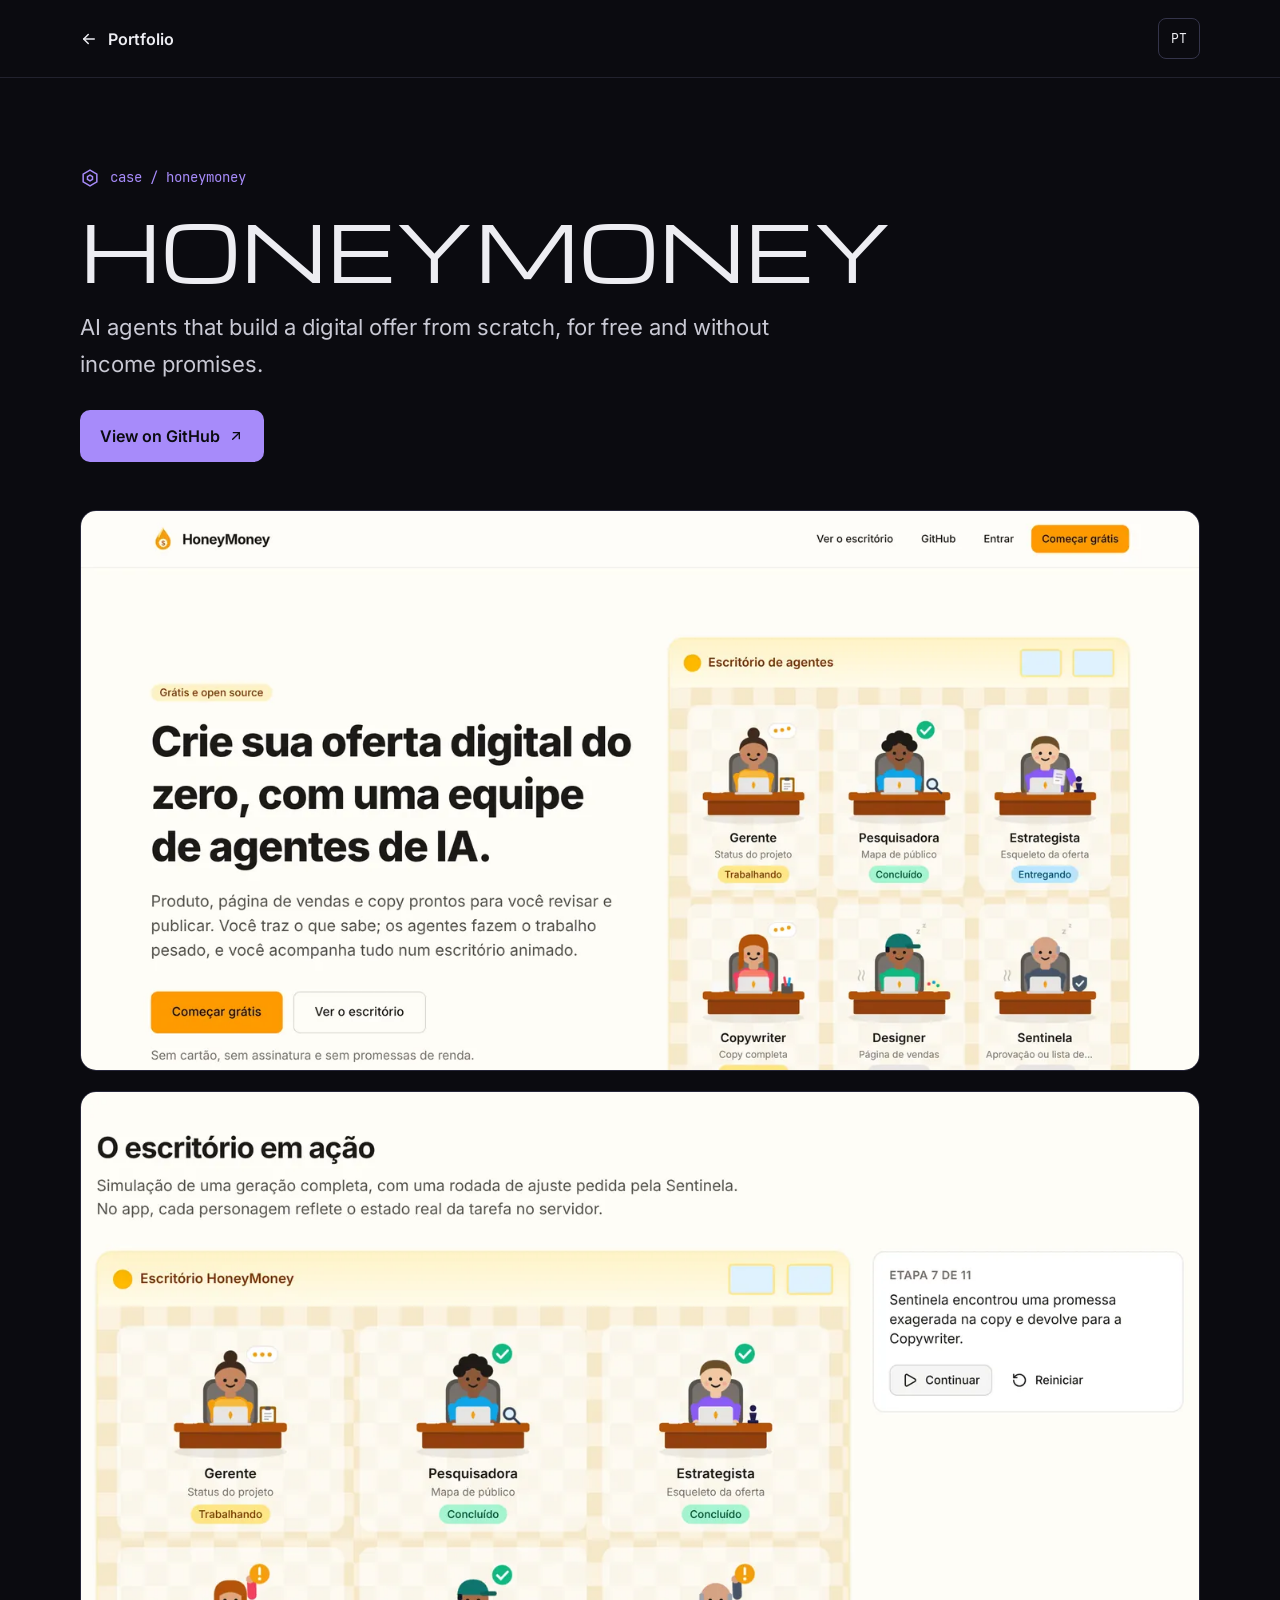
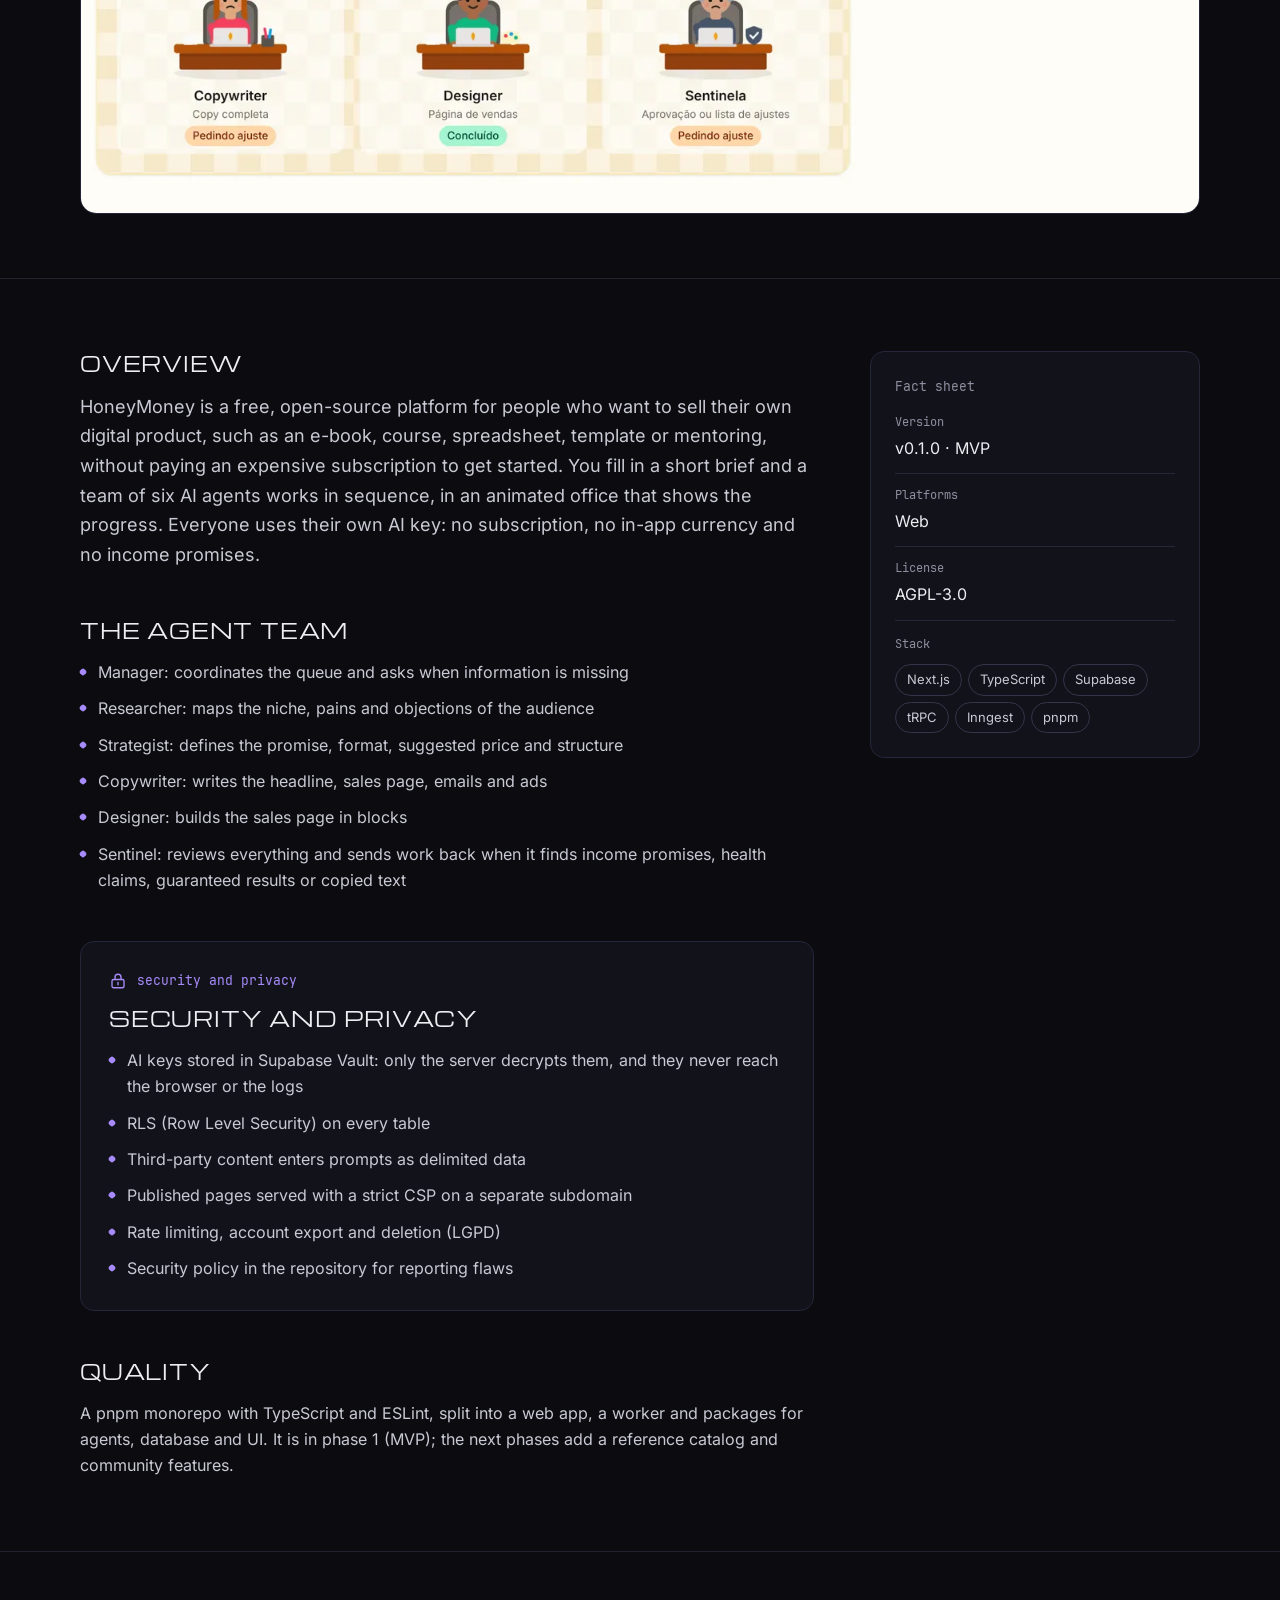
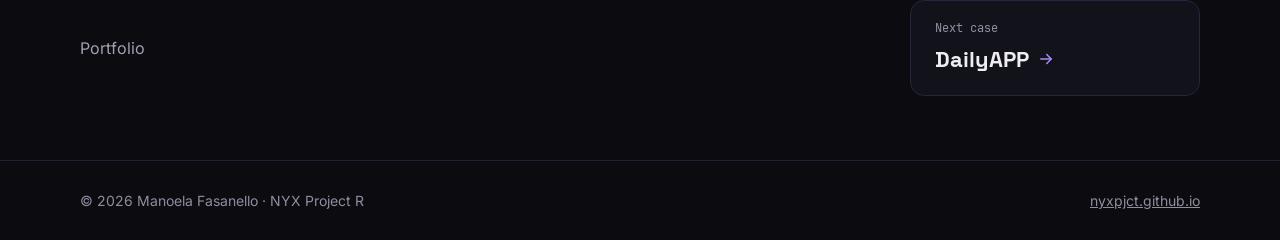
<file: cases/honeymoney.html>
<!doctype html>
<html lang="pt-BR">
<head>
<meta charset="utf-8">
<meta http-equiv="Content-Security-Policy" content="default-src 'none'; script-src 'self'; style-src 'self' 'unsafe-inline'; img-src 'self' https://nyxpjct.goatcounter.com; font-src 'self'; connect-src 'self' https://api.github.com https://nyxpjct.goatcounter.com; base-uri 'none'; form-action 'self'; object-src 'none'; manifest-src 'self'; upgrade-insecure-requests">
<meta name="referrer" content="strict-origin-when-cross-origin">
<meta name="viewport" content="width=device-width, initial-scale=1">
<title>HoneyMoney — case · Manoela Fasanello</title>
<meta name="description" content="Agentes de IA que criam uma oferta digital do zero, de graça e sem promessas de renda.">
<meta name="author" content="Manoela Fasanello">
<meta name="theme-color" content="#0B0B10">
<meta name="color-scheme" content="dark">
<link rel="canonical" href="https://nyxpjct.github.io/cases/honeymoney.html">
<meta property="og:type" content="website">
<meta property="og:site_name" content="Manoela Fasanello">
<meta property="og:url" content="https://nyxpjct.github.io/cases/honeymoney.html">
<meta property="og:title" content="HoneyMoney — case · Manoela Fasanello">
<meta property="og:description" content="Agentes de IA que criam uma oferta digital do zero, de graça e sem promessas de renda.">
<meta property="og:image" content="https://nyxpjct.github.io/assets/og-image.jpg">
<meta property="og:image:width" content="1200">
<meta property="og:image:height" content="630">
<meta property="og:image:alt" content="Manoela Fasanello · NYX Project R">
<meta property="og:locale" content="pt_BR">
<meta property="og:locale:alternate" content="en_US">
<meta name="twitter:card" content="summary_large_image">
<link rel="icon" href="../favicon.svg" type="image/svg+xml">
<link rel="stylesheet" href="../assets/css/site.css">
<script src="../assets/js/early.js"></script>
<script src="../assets/js/site.js" defer></script>

</head>
<body>
<div data-lang="pt">
<div style="width: 100%; min-height: 100vh; background: #0B0B10; color: #EDEDF2; font-family: Inter, system-ui, sans-serif; font-size: 16px; line-height: 1.65">
<header style="border-bottom: 1px solid #22222E">
<nav aria-label="Portfólio" style="max-width: 1120px; margin: 0 auto; padding: 18px 24px; display: flex; align-items: center; justify-content: space-between; gap: 16px">
<a href="../#projetos" style="display: inline-flex; align-items: center; gap: 10px; text-decoration: none; color: #EDEDF2; font-weight: 600"><span aria-hidden="true" style="display: inline-flex; transform: scaleX(-1)"><svg aria-hidden="true" width="18" height="18" viewBox="0 0 24 24" fill="none" stroke="currentColor" stroke-width="2" stroke-linecap="round" stroke-linejoin="round"><path d="M5 12h14"></path><path d="M13 6l6 6-6 6"></path></svg></span>Portfólio</a>
<a href="#" data-set-lang="en" lang="en" aria-label="English version" style="color: #EDEDF2; text-decoration: none; padding: 9px 12px; border: 1px solid #34344A; border-radius: 8px; font-family: 'JetBrains Mono', monospace; font-size: 13px">EN</a>
</nav>
</header>
<main>
<section style="max-width: 1120px; margin: 0 auto; padding: clamp(48px, 7vw, 88px) 24px 40px; display: flex; flex-direction: column; gap: 20px">
<p style="margin: 0; display: inline-flex; align-items: center; gap: 10px; font-family: 'JetBrains Mono', monospace; font-size: 14px; color: #A78BFA"><svg aria-hidden="true" width="20" height="20" viewBox="0 0 24 24" fill="none" stroke="#A78BFA" stroke-width="1.8" stroke-linecap="round" stroke-linejoin="round"><path d="M12 2.5l8.2 4.75v9.5L12 21.5l-8.2-4.75v-9.5z"></path><path d="M12 8.5l3 1.75v3.5L12 15.5l-3-1.75v-3.5z"></path></svg> case / honeymoney</p>
<h1 class="disp disp-xl" style="margin: 0; font-family: 'Space Grotesk', sans-serif; font-weight: 700; font-size: clamp(44px, 8vw, 80px); line-height: 1; letter-spacing: -0.03em">HoneyMoney</h1>
<p style="margin: 0; max-width: 720px; font-size: clamp(18px, 2.2vw, 22px); color: #C9C9D4">Agentes de IA que criam uma oferta digital do zero, de graça e sem promessas de renda.</p>
<div style="display: flex; flex-wrap: wrap; gap: 12px; margin-top: 8px">
<a href="https://github.com/NyxPjct/HoneyMoney" style="display: inline-flex; align-items: center; gap: 8px; background: #A78BFA; color: #0B0B10; text-decoration: none; font-weight: 600; padding: 13px 20px; border-radius: 10px">Ver no GitHub <svg aria-hidden="true" width="16" height="16" viewBox="0 0 24 24" fill="none" stroke="currentColor" stroke-width="2" stroke-linecap="round" stroke-linejoin="round"><path d="M7 17L17 7"></path><path d="M8 7h9v9"></path></svg></a>
</div>
</section>
<section style="max-width: 1120px; margin: 0 auto; padding: 8px 24px 64px; display: flex; flex-direction: column; gap: 20px; align-items: center">
<figure class="reveal" style="margin: 0; background: #12121A; border: 1px solid #26263A; border-radius: 16px; overflow: hidden"><img src="../assets/cases/honeymoney-1.webp" alt="Página inicial do HoneyMoney" loading="lazy" decoding="async" style="display: block; width: 100%; height: auto; "></figure>
<div style="display: grid; grid-template-columns: repeat(auto-fit, minmax(300px, 1fr)); gap: 20px">
<figure class="reveal" style="margin: 0; background: #12121A; border: 1px solid #26263A; border-radius: 16px; overflow: hidden"><img src="../assets/cases/honeymoney-2.webp" alt="Escritório de agentes" loading="lazy" decoding="async" style="display: block; width: 100%; height: auto; "></figure>
</div>
</section>
<section style="border-top: 1px solid #22222E">
<div style="max-width: 1120px; margin: 0 auto; padding: 72px 24px; display: flex; flex-wrap: wrap; gap: 56px; align-items: flex-start">
<div style="flex: 999 1 560px; min-width: 0; display: flex; flex-direction: column; gap: 48px">
<div class="reveal"><h2 class="disp disp-sm" style="margin: 0 0 16px; font-family: 'Space Grotesk', sans-serif; font-size: 26px; letter-spacing: -0.01em">Visão geral</h2><p style="margin: 0; font-size: 18px; color: #C9C9D4">O HoneyMoney é uma plataforma grátis e open source para quem quer vender um produto digital próprio, como e-book, curso, planilha, template ou mentoria, sem pagar uma assinatura cara para começar. Você preenche um briefing curto e uma equipe de seis agentes de IA trabalha em sequência, num escritório animado que mostra o andamento. Cada pessoa usa a própria chave de IA: sem assinatura, sem moeda interna e sem promessas de renda.</p></div>
<div class="reveal"><h2 class="disp disp-sm" style="margin: 0 0 16px; font-family: 'Space Grotesk', sans-serif; font-size: 26px; letter-spacing: -0.01em">A equipe de agentes</h2><ul style="margin: 0; padding: 0; list-style: none; display: flex; flex-direction: column; gap: 10px; color: #C9C9D4">
<li style="display: flex; gap: 12px; align-items: flex-start"><span aria-hidden="true" style="flex: none; width: 6px; height: 6px; margin-top: 10px; border-radius: 2px; background: #A78BFA; transform: rotate(45deg)"></span><span>Gerente: coordena a fila e pergunta quando falta informação</span></li>
<li style="display: flex; gap: 12px; align-items: flex-start"><span aria-hidden="true" style="flex: none; width: 6px; height: 6px; margin-top: 10px; border-radius: 2px; background: #A78BFA; transform: rotate(45deg)"></span><span>Pesquisadora: mapeia nicho, dores e objeções do público</span></li>
<li style="display: flex; gap: 12px; align-items: flex-start"><span aria-hidden="true" style="flex: none; width: 6px; height: 6px; margin-top: 10px; border-radius: 2px; background: #A78BFA; transform: rotate(45deg)"></span><span>Estrategista: define promessa, formato, preço sugerido e estrutura</span></li>
<li style="display: flex; gap: 12px; align-items: flex-start"><span aria-hidden="true" style="flex: none; width: 6px; height: 6px; margin-top: 10px; border-radius: 2px; background: #A78BFA; transform: rotate(45deg)"></span><span>Copywriter: escreve headline, página de vendas, e-mails e anúncios</span></li>
<li style="display: flex; gap: 12px; align-items: flex-start"><span aria-hidden="true" style="flex: none; width: 6px; height: 6px; margin-top: 10px; border-radius: 2px; background: #A78BFA; transform: rotate(45deg)"></span><span>Designer: monta a página de vendas em blocos</span></li>
<li style="display: flex; gap: 12px; align-items: flex-start"><span aria-hidden="true" style="flex: none; width: 6px; height: 6px; margin-top: 10px; border-radius: 2px; background: #A78BFA; transform: rotate(45deg)"></span><span>Sentinela: revisa tudo e devolve ao agente responsável quando encontra promessa de renda, alegação de saúde, resultado garantido ou texto copiado</span></li>
</ul></div>
<div class="reveal fx-card" style="background: #12121A; border: 1px solid #26263A; border-radius: 14px; position: relative; overflow: hidden; padding: 28px">
<p style="margin: 0 0 14px; display: inline-flex; align-items: center; gap: 10px; font-family: 'JetBrains Mono', monospace; font-size: 13px; color: #A78BFA"><svg aria-hidden="true" width="18" height="18" viewBox="0 0 24 24" fill="none" stroke="#A78BFA" stroke-width="1.8" stroke-linecap="round" stroke-linejoin="round"><rect x="4" y="10" width="16" height="11" rx="2"></rect><path d="M8 10V7a4 4 0 0 1 8 0v3"></path><path d="M12 14v3"></path></svg> segurança e privacidade</p>
<h2 class="disp disp-sm" style="margin: 0 0 16px; font-family: 'Space Grotesk', sans-serif; font-size: 26px; letter-spacing: -0.01em">Segurança e privacidade</h2><ul style="margin: 0; padding: 0; list-style: none; display: flex; flex-direction: column; gap: 10px; color: #C9C9D4">
<li style="display: flex; gap: 12px; align-items: flex-start"><span aria-hidden="true" style="flex: none; width: 6px; height: 6px; margin-top: 10px; border-radius: 2px; background: #A78BFA; transform: rotate(45deg)"></span><span>Chaves de IA guardadas no Supabase Vault: só o servidor descriptografa, e elas nunca vão ao navegador nem aos logs</span></li>
<li style="display: flex; gap: 12px; align-items: flex-start"><span aria-hidden="true" style="flex: none; width: 6px; height: 6px; margin-top: 10px; border-radius: 2px; background: #A78BFA; transform: rotate(45deg)"></span><span>RLS (Row Level Security) em todas as tabelas</span></li>
<li style="display: flex; gap: 12px; align-items: flex-start"><span aria-hidden="true" style="flex: none; width: 6px; height: 6px; margin-top: 10px; border-radius: 2px; background: #A78BFA; transform: rotate(45deg)"></span><span>Conteúdo de terceiros entra nos prompts como dado delimitado</span></li>
<li style="display: flex; gap: 12px; align-items: flex-start"><span aria-hidden="true" style="flex: none; width: 6px; height: 6px; margin-top: 10px; border-radius: 2px; background: #A78BFA; transform: rotate(45deg)"></span><span>Páginas publicadas com CSP restritiva num subdomínio separado</span></li>
<li style="display: flex; gap: 12px; align-items: flex-start"><span aria-hidden="true" style="flex: none; width: 6px; height: 6px; margin-top: 10px; border-radius: 2px; background: #A78BFA; transform: rotate(45deg)"></span><span>Rate limit, exportação e exclusão de conta (LGPD)</span></li>
<li style="display: flex; gap: 12px; align-items: flex-start"><span aria-hidden="true" style="flex: none; width: 6px; height: 6px; margin-top: 10px; border-radius: 2px; background: #A78BFA; transform: rotate(45deg)"></span><span>Política de segurança no repositório para relatar falhas</span></li>
</ul></div>
<div class="reveal"><h2 class="disp disp-sm" style="margin: 0 0 16px; font-family: 'Space Grotesk', sans-serif; font-size: 26px; letter-spacing: -0.01em">Qualidade</h2><p style="margin: 0; color: #C9C9D4">Monorepo com pnpm, TypeScript e ESLint, separado em app web, worker e pacotes de agentes, banco e interface. Está na fase 1 (MVP); as próximas fases trazem catálogo de referência e comunidade.</p></div>
</div>
<aside class="reveal" style="flex: 1 1 280px; min-width: 0; background: #12121A; border: 1px solid #26263A; border-radius: 14px; padding: 24px; position: sticky; top: 24px">
<p style="margin: 0 0 4px; font-family: 'JetBrains Mono', monospace; font-size: 13px; color: #8E8EA0">Ficha</p>
<div style="display: flex; flex-direction: column; gap: 2px; padding: 12px 0; border-bottom: 1px solid #26263A"><span style="font-family: 'JetBrains Mono', monospace; font-size: 12px; color: #8E8EA0">Versão</span><span>v0.1.0 · MVP</span></div><div style="display: flex; flex-direction: column; gap: 2px; padding: 12px 0; border-bottom: 1px solid #26263A"><span style="font-family: 'JetBrains Mono', monospace; font-size: 12px; color: #8E8EA0">Plataformas</span><span>Web</span></div><div style="display: flex; flex-direction: column; gap: 2px; padding: 12px 0; border-bottom: 1px solid #26263A"><span style="font-family: 'JetBrains Mono', monospace; font-size: 12px; color: #8E8EA0">Licença</span><span>AGPL-3.0</span></div>
<div style="padding-top: 14px; display: flex; flex-direction: column; gap: 10px"><span style="font-family: 'JetBrains Mono', monospace; font-size: 12px; color: #8E8EA0">Stack</span><div style="display: flex; flex-wrap: wrap; gap: 6px"><span style="border: 1px solid #34344A; border-radius: 999px; padding: 4px 11px; font-size: 13px; color: #C9C9D4">Next.js</span>
<span style="border: 1px solid #34344A; border-radius: 999px; padding: 4px 11px; font-size: 13px; color: #C9C9D4">TypeScript</span>
<span style="border: 1px solid #34344A; border-radius: 999px; padding: 4px 11px; font-size: 13px; color: #C9C9D4">Supabase</span>
<span style="border: 1px solid #34344A; border-radius: 999px; padding: 4px 11px; font-size: 13px; color: #C9C9D4">tRPC</span>
<span style="border: 1px solid #34344A; border-radius: 999px; padding: 4px 11px; font-size: 13px; color: #C9C9D4">Inngest</span>
<span style="border: 1px solid #34344A; border-radius: 999px; padding: 4px 11px; font-size: 13px; color: #C9C9D4">pnpm</span></div></div>
</aside>
</div>
</section>
<section style="border-top: 1px solid #22222E">
<div style="max-width: 1120px; margin: 0 auto; padding: 48px 24px 64px; display: flex; flex-wrap: wrap; align-items: center; justify-content: space-between; gap: 20px">
<a href="../#projetos" style="color: #A1A1B0; text-decoration: none; padding: 10px 0">Portfólio</a>
<a href="dailyapp.html" class="fx-card" style="position: relative; overflow: hidden; display: inline-flex; flex-direction: column; gap: 2px; text-decoration: none; color: #EDEDF2; background: #12121A; border: 1px solid #26263A; border-radius: 14px; padding: 18px 24px; min-width: 240px"><span style="font-family: 'JetBrains Mono', monospace; font-size: 12px; color: #8E8EA0">Próximo case</span><span style="display: inline-flex; align-items: center; gap: 8px; font-family: 'Space Grotesk', sans-serif; font-size: 22px; font-weight: 700">DailyAPP <svg aria-hidden="true" width="18" height="18" viewBox="0 0 24 24" fill="none" stroke="#A78BFA" stroke-width="2" stroke-linecap="round" stroke-linejoin="round"><path d="M5 12h14"></path><path d="M13 6l6 6-6 6"></path></svg></span></a>
</div>
</section>
</main>
<footer style="border-top: 1px solid #22222E"><div style="max-width: 1120px; margin: 0 auto; padding: 28px 24px; display: flex; flex-wrap: wrap; justify-content: space-between; gap: 12px; font-size: 14px; color: #8E8EA0"><span>© 2026 Manoela Fasanello · NYX Project R</span><a href="../" style="color: #8E8EA0">nyxpjct.github.io</a></div></footer>
</div>
</div>
<div data-lang="en" hidden>
<div style="width: 100%; min-height: 100vh; background: #0B0B10; color: #EDEDF2; font-family: Inter, system-ui, sans-serif; font-size: 16px; line-height: 1.65">
<header style="border-bottom: 1px solid #22222E">
<nav aria-label="Portfolio" style="max-width: 1120px; margin: 0 auto; padding: 18px 24px; display: flex; align-items: center; justify-content: space-between; gap: 16px">
<a href="../#projetos" style="display: inline-flex; align-items: center; gap: 10px; text-decoration: none; color: #EDEDF2; font-weight: 600"><span aria-hidden="true" style="display: inline-flex; transform: scaleX(-1)"><svg aria-hidden="true" width="18" height="18" viewBox="0 0 24 24" fill="none" stroke="currentColor" stroke-width="2" stroke-linecap="round" stroke-linejoin="round"><path d="M5 12h14"></path><path d="M13 6l6 6-6 6"></path></svg></span>Portfolio</a>
<a href="#" data-set-lang="pt" lang="pt" aria-label="Versão em português" style="color: #EDEDF2; text-decoration: none; padding: 9px 12px; border: 1px solid #34344A; border-radius: 8px; font-family: 'JetBrains Mono', monospace; font-size: 13px">PT</a>
</nav>
</header>
<main>
<section style="max-width: 1120px; margin: 0 auto; padding: clamp(48px, 7vw, 88px) 24px 40px; display: flex; flex-direction: column; gap: 20px">
<p style="margin: 0; display: inline-flex; align-items: center; gap: 10px; font-family: 'JetBrains Mono', monospace; font-size: 14px; color: #A78BFA"><svg aria-hidden="true" width="20" height="20" viewBox="0 0 24 24" fill="none" stroke="#A78BFA" stroke-width="1.8" stroke-linecap="round" stroke-linejoin="round"><path d="M12 2.5l8.2 4.75v9.5L12 21.5l-8.2-4.75v-9.5z"></path><path d="M12 8.5l3 1.75v3.5L12 15.5l-3-1.75v-3.5z"></path></svg> case / honeymoney</p>
<h1 class="disp disp-xl" style="margin: 0; font-family: 'Space Grotesk', sans-serif; font-weight: 700; font-size: clamp(44px, 8vw, 80px); line-height: 1; letter-spacing: -0.03em">HoneyMoney</h1>
<p style="margin: 0; max-width: 720px; font-size: clamp(18px, 2.2vw, 22px); color: #C9C9D4">AI agents that build a digital offer from scratch, for free and without income promises.</p>
<div style="display: flex; flex-wrap: wrap; gap: 12px; margin-top: 8px">
<a href="https://github.com/NyxPjct/HoneyMoney" style="display: inline-flex; align-items: center; gap: 8px; background: #A78BFA; color: #0B0B10; text-decoration: none; font-weight: 600; padding: 13px 20px; border-radius: 10px">View on GitHub <svg aria-hidden="true" width="16" height="16" viewBox="0 0 24 24" fill="none" stroke="currentColor" stroke-width="2" stroke-linecap="round" stroke-linejoin="round"><path d="M7 17L17 7"></path><path d="M8 7h9v9"></path></svg></a>
</div>
</section>
<section style="max-width: 1120px; margin: 0 auto; padding: 8px 24px 64px; display: flex; flex-direction: column; gap: 20px; align-items: center">
<figure class="reveal" style="margin: 0; background: #12121A; border: 1px solid #26263A; border-radius: 16px; overflow: hidden"><img src="../assets/cases/honeymoney-1.webp" alt="HoneyMoney home page" loading="lazy" decoding="async" style="display: block; width: 100%; height: auto; "></figure>
<div style="display: grid; grid-template-columns: repeat(auto-fit, minmax(300px, 1fr)); gap: 20px">
<figure class="reveal" style="margin: 0; background: #12121A; border: 1px solid #26263A; border-radius: 16px; overflow: hidden"><img src="../assets/cases/honeymoney-2.webp" alt="Agent office" loading="lazy" decoding="async" style="display: block; width: 100%; height: auto; "></figure>
</div>
</section>
<section style="border-top: 1px solid #22222E">
<div style="max-width: 1120px; margin: 0 auto; padding: 72px 24px; display: flex; flex-wrap: wrap; gap: 56px; align-items: flex-start">
<div style="flex: 999 1 560px; min-width: 0; display: flex; flex-direction: column; gap: 48px">
<div class="reveal"><h2 class="disp disp-sm" style="margin: 0 0 16px; font-family: 'Space Grotesk', sans-serif; font-size: 26px; letter-spacing: -0.01em">Overview</h2><p style="margin: 0; font-size: 18px; color: #C9C9D4">HoneyMoney is a free, open-source platform for people who want to sell their own digital product, such as an e-book, course, spreadsheet, template or mentoring, without paying an expensive subscription to get started. You fill in a short brief and a team of six AI agents works in sequence, in an animated office that shows the progress. Everyone uses their own AI key: no subscription, no in-app currency and no income promises.</p></div>
<div class="reveal"><h2 class="disp disp-sm" style="margin: 0 0 16px; font-family: 'Space Grotesk', sans-serif; font-size: 26px; letter-spacing: -0.01em">The agent team</h2><ul style="margin: 0; padding: 0; list-style: none; display: flex; flex-direction: column; gap: 10px; color: #C9C9D4">
<li style="display: flex; gap: 12px; align-items: flex-start"><span aria-hidden="true" style="flex: none; width: 6px; height: 6px; margin-top: 10px; border-radius: 2px; background: #A78BFA; transform: rotate(45deg)"></span><span>Manager: coordinates the queue and asks when information is missing</span></li>
<li style="display: flex; gap: 12px; align-items: flex-start"><span aria-hidden="true" style="flex: none; width: 6px; height: 6px; margin-top: 10px; border-radius: 2px; background: #A78BFA; transform: rotate(45deg)"></span><span>Researcher: maps the niche, pains and objections of the audience</span></li>
<li style="display: flex; gap: 12px; align-items: flex-start"><span aria-hidden="true" style="flex: none; width: 6px; height: 6px; margin-top: 10px; border-radius: 2px; background: #A78BFA; transform: rotate(45deg)"></span><span>Strategist: defines the promise, format, suggested price and structure</span></li>
<li style="display: flex; gap: 12px; align-items: flex-start"><span aria-hidden="true" style="flex: none; width: 6px; height: 6px; margin-top: 10px; border-radius: 2px; background: #A78BFA; transform: rotate(45deg)"></span><span>Copywriter: writes the headline, sales page, emails and ads</span></li>
<li style="display: flex; gap: 12px; align-items: flex-start"><span aria-hidden="true" style="flex: none; width: 6px; height: 6px; margin-top: 10px; border-radius: 2px; background: #A78BFA; transform: rotate(45deg)"></span><span>Designer: builds the sales page in blocks</span></li>
<li style="display: flex; gap: 12px; align-items: flex-start"><span aria-hidden="true" style="flex: none; width: 6px; height: 6px; margin-top: 10px; border-radius: 2px; background: #A78BFA; transform: rotate(45deg)"></span><span>Sentinel: reviews everything and sends work back when it finds income promises, health claims, guaranteed results or copied text</span></li>
</ul></div>
<div class="reveal fx-card" style="background: #12121A; border: 1px solid #26263A; border-radius: 14px; position: relative; overflow: hidden; padding: 28px">
<p style="margin: 0 0 14px; display: inline-flex; align-items: center; gap: 10px; font-family: 'JetBrains Mono', monospace; font-size: 13px; color: #A78BFA"><svg aria-hidden="true" width="18" height="18" viewBox="0 0 24 24" fill="none" stroke="#A78BFA" stroke-width="1.8" stroke-linecap="round" stroke-linejoin="round"><rect x="4" y="10" width="16" height="11" rx="2"></rect><path d="M8 10V7a4 4 0 0 1 8 0v3"></path><path d="M12 14v3"></path></svg> security and privacy</p>
<h2 class="disp disp-sm" style="margin: 0 0 16px; font-family: 'Space Grotesk', sans-serif; font-size: 26px; letter-spacing: -0.01em">Security and privacy</h2><ul style="margin: 0; padding: 0; list-style: none; display: flex; flex-direction: column; gap: 10px; color: #C9C9D4">
<li style="display: flex; gap: 12px; align-items: flex-start"><span aria-hidden="true" style="flex: none; width: 6px; height: 6px; margin-top: 10px; border-radius: 2px; background: #A78BFA; transform: rotate(45deg)"></span><span>AI keys stored in Supabase Vault: only the server decrypts them, and they never reach the browser or the logs</span></li>
<li style="display: flex; gap: 12px; align-items: flex-start"><span aria-hidden="true" style="flex: none; width: 6px; height: 6px; margin-top: 10px; border-radius: 2px; background: #A78BFA; transform: rotate(45deg)"></span><span>RLS (Row Level Security) on every table</span></li>
<li style="display: flex; gap: 12px; align-items: flex-start"><span aria-hidden="true" style="flex: none; width: 6px; height: 6px; margin-top: 10px; border-radius: 2px; background: #A78BFA; transform: rotate(45deg)"></span><span>Third-party content enters prompts as delimited data</span></li>
<li style="display: flex; gap: 12px; align-items: flex-start"><span aria-hidden="true" style="flex: none; width: 6px; height: 6px; margin-top: 10px; border-radius: 2px; background: #A78BFA; transform: rotate(45deg)"></span><span>Published pages served with a strict CSP on a separate subdomain</span></li>
<li style="display: flex; gap: 12px; align-items: flex-start"><span aria-hidden="true" style="flex: none; width: 6px; height: 6px; margin-top: 10px; border-radius: 2px; background: #A78BFA; transform: rotate(45deg)"></span><span>Rate limiting, account export and deletion (LGPD)</span></li>
<li style="display: flex; gap: 12px; align-items: flex-start"><span aria-hidden="true" style="flex: none; width: 6px; height: 6px; margin-top: 10px; border-radius: 2px; background: #A78BFA; transform: rotate(45deg)"></span><span>Security policy in the repository for reporting flaws</span></li>
</ul></div>
<div class="reveal"><h2 class="disp disp-sm" style="margin: 0 0 16px; font-family: 'Space Grotesk', sans-serif; font-size: 26px; letter-spacing: -0.01em">Quality</h2><p style="margin: 0; color: #C9C9D4">A pnpm monorepo with TypeScript and ESLint, split into a web app, a worker and packages for agents, database and UI. It is in phase 1 (MVP); the next phases add a reference catalog and community features.</p></div>
</div>
<aside class="reveal" style="flex: 1 1 280px; min-width: 0; background: #12121A; border: 1px solid #26263A; border-radius: 14px; padding: 24px; position: sticky; top: 24px">
<p style="margin: 0 0 4px; font-family: 'JetBrains Mono', monospace; font-size: 13px; color: #8E8EA0">Fact sheet</p>
<div style="display: flex; flex-direction: column; gap: 2px; padding: 12px 0; border-bottom: 1px solid #26263A"><span style="font-family: 'JetBrains Mono', monospace; font-size: 12px; color: #8E8EA0">Version</span><span>v0.1.0 · MVP</span></div><div style="display: flex; flex-direction: column; gap: 2px; padding: 12px 0; border-bottom: 1px solid #26263A"><span style="font-family: 'JetBrains Mono', monospace; font-size: 12px; color: #8E8EA0">Platforms</span><span>Web</span></div><div style="display: flex; flex-direction: column; gap: 2px; padding: 12px 0; border-bottom: 1px solid #26263A"><span style="font-family: 'JetBrains Mono', monospace; font-size: 12px; color: #8E8EA0">License</span><span>AGPL-3.0</span></div>
<div style="padding-top: 14px; display: flex; flex-direction: column; gap: 10px"><span style="font-family: 'JetBrains Mono', monospace; font-size: 12px; color: #8E8EA0">Stack</span><div style="display: flex; flex-wrap: wrap; gap: 6px"><span style="border: 1px solid #34344A; border-radius: 999px; padding: 4px 11px; font-size: 13px; color: #C9C9D4">Next.js</span>
<span style="border: 1px solid #34344A; border-radius: 999px; padding: 4px 11px; font-size: 13px; color: #C9C9D4">TypeScript</span>
<span style="border: 1px solid #34344A; border-radius: 999px; padding: 4px 11px; font-size: 13px; color: #C9C9D4">Supabase</span>
<span style="border: 1px solid #34344A; border-radius: 999px; padding: 4px 11px; font-size: 13px; color: #C9C9D4">tRPC</span>
<span style="border: 1px solid #34344A; border-radius: 999px; padding: 4px 11px; font-size: 13px; color: #C9C9D4">Inngest</span>
<span style="border: 1px solid #34344A; border-radius: 999px; padding: 4px 11px; font-size: 13px; color: #C9C9D4">pnpm</span></div></div>
</aside>
</div>
</section>
<section style="border-top: 1px solid #22222E">
<div style="max-width: 1120px; margin: 0 auto; padding: 48px 24px 64px; display: flex; flex-wrap: wrap; align-items: center; justify-content: space-between; gap: 20px">
<a href="../#projetos" style="color: #A1A1B0; text-decoration: none; padding: 10px 0">Portfolio</a>
<a href="dailyapp.html" class="fx-card" style="position: relative; overflow: hidden; display: inline-flex; flex-direction: column; gap: 2px; text-decoration: none; color: #EDEDF2; background: #12121A; border: 1px solid #26263A; border-radius: 14px; padding: 18px 24px; min-width: 240px"><span style="font-family: 'JetBrains Mono', monospace; font-size: 12px; color: #8E8EA0">Next case</span><span style="display: inline-flex; align-items: center; gap: 8px; font-family: 'Space Grotesk', sans-serif; font-size: 22px; font-weight: 700">DailyAPP <svg aria-hidden="true" width="18" height="18" viewBox="0 0 24 24" fill="none" stroke="#A78BFA" stroke-width="2" stroke-linecap="round" stroke-linejoin="round"><path d="M5 12h14"></path><path d="M13 6l6 6-6 6"></path></svg></span></a>
</div>
</section>
</main>
<footer style="border-top: 1px solid #22222E"><div style="max-width: 1120px; margin: 0 auto; padding: 28px 24px; display: flex; flex-wrap: wrap; justify-content: space-between; gap: 12px; font-size: 14px; color: #8E8EA0"><span>© 2026 Manoela Fasanello · NYX Project R</span><a href="../" style="color: #8E8EA0">nyxpjct.github.io</a></div></footer>
</div>
</div>
<script type="application/json" id="page-meta">{"base": "../", "home": false, "pt": {"lang": "pt-BR", "title": "HoneyMoney — case · Manoela Fasanello", "desc": "Agentes de IA que criam uma oferta digital do zero, de graça e sem promessas de renda."}, "en": {"lang": "en", "title": "HoneyMoney — case · Manoela Fasanello", "desc": "AI agents that build a digital offer from scratch, for free and without income promises."}}</script>
</body>
</html>
</file>
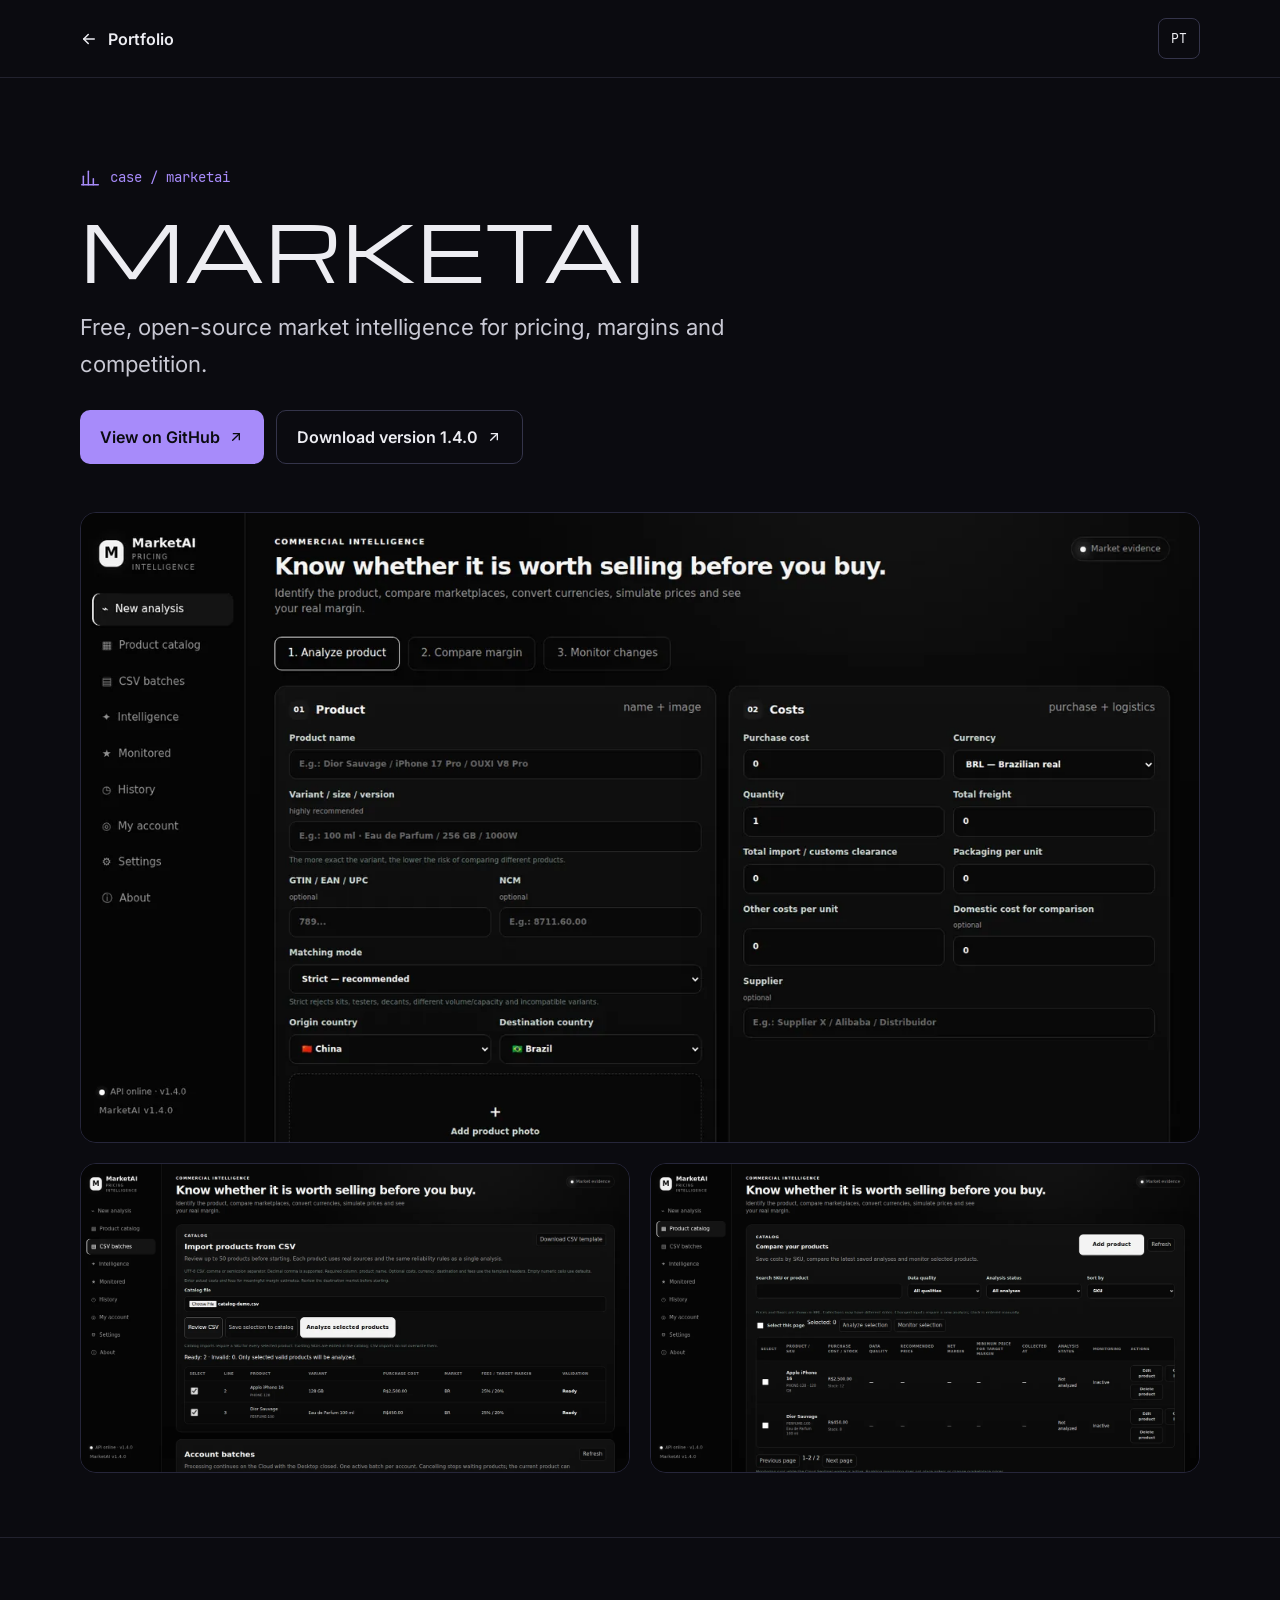
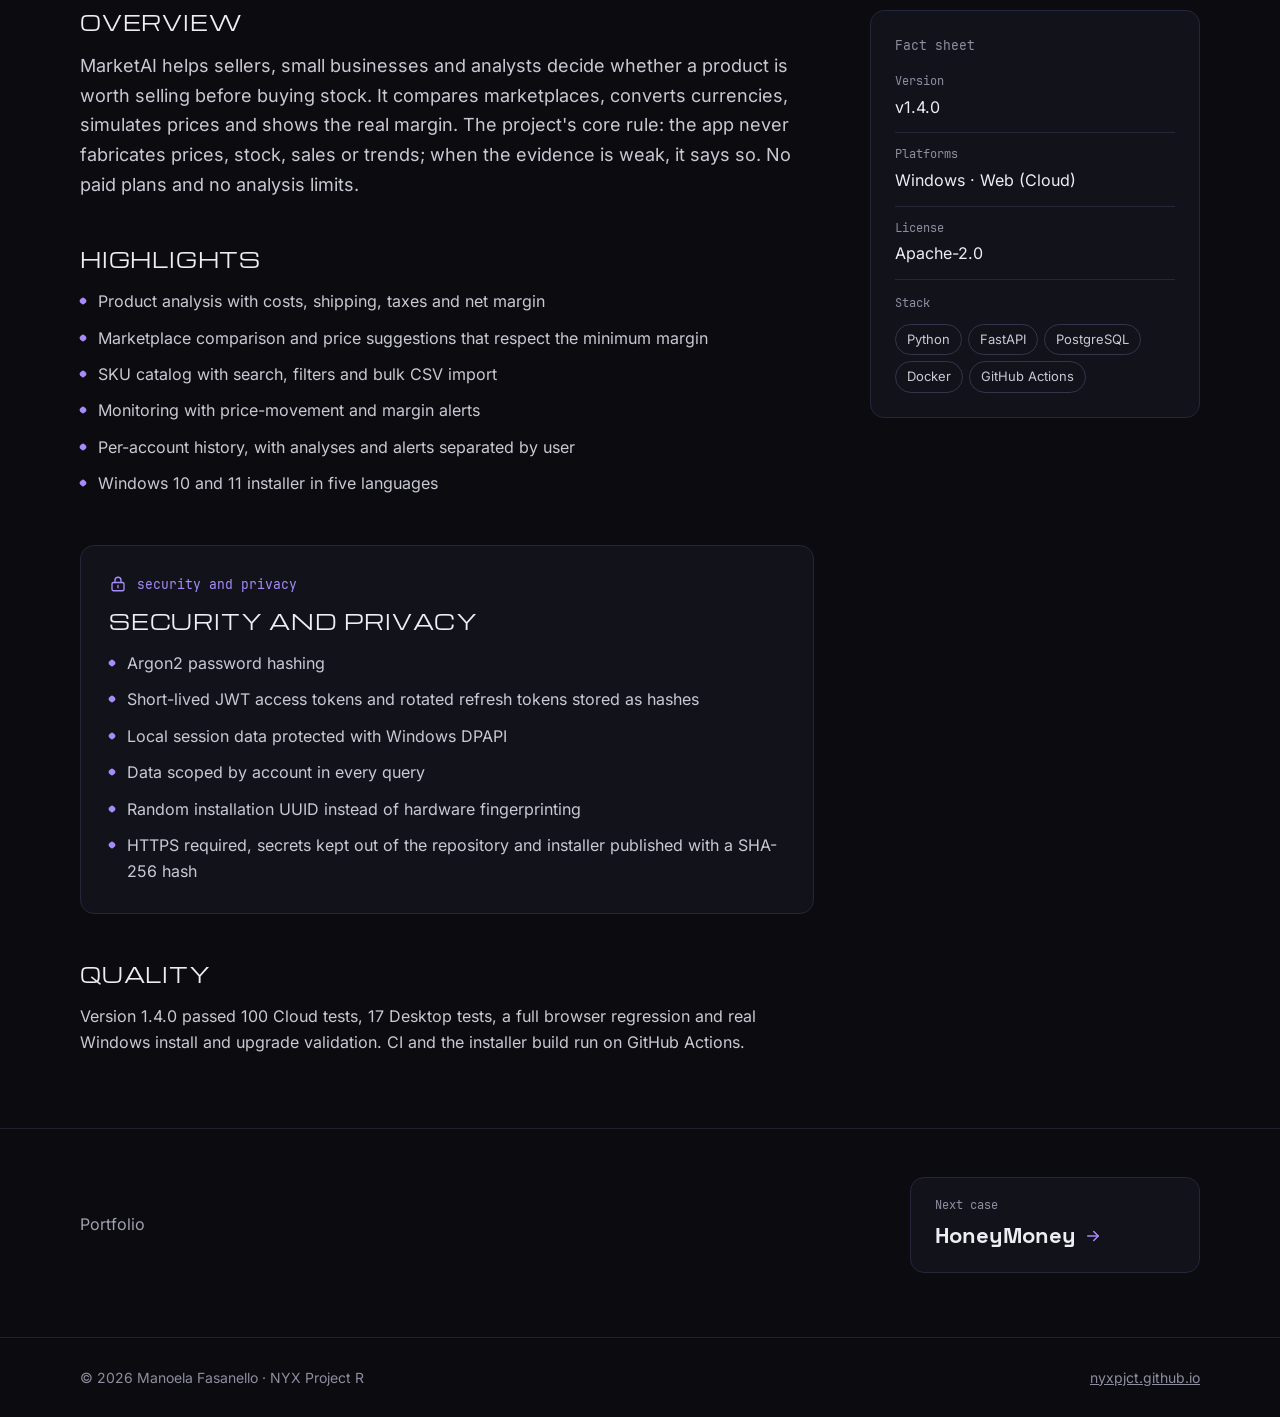
<file: cases/marketai.html>
<!doctype html>
<html lang="pt-BR">
<head>
<meta charset="utf-8">
<meta http-equiv="Content-Security-Policy" content="default-src 'none'; script-src 'self'; style-src 'self' 'unsafe-inline'; img-src 'self' https://nyxpjct.goatcounter.com; font-src 'self'; connect-src 'self' https://api.github.com https://nyxpjct.goatcounter.com; base-uri 'none'; form-action 'self'; object-src 'none'; manifest-src 'self'; upgrade-insecure-requests">
<meta name="referrer" content="strict-origin-when-cross-origin">
<meta name="viewport" content="width=device-width, initial-scale=1">
<title>MarketAI — case · Manoela Fasanello</title>
<meta name="description" content="Inteligência de mercado grátis e open source para preço, margem e concorrência.">
<meta name="author" content="Manoela Fasanello">
<meta name="theme-color" content="#0B0B10">
<meta name="color-scheme" content="dark">
<link rel="canonical" href="https://nyxpjct.github.io/cases/marketai.html">
<meta property="og:type" content="website">
<meta property="og:site_name" content="Manoela Fasanello">
<meta property="og:url" content="https://nyxpjct.github.io/cases/marketai.html">
<meta property="og:title" content="MarketAI — case · Manoela Fasanello">
<meta property="og:description" content="Inteligência de mercado grátis e open source para preço, margem e concorrência.">
<meta property="og:image" content="https://nyxpjct.github.io/assets/og-image.jpg">
<meta property="og:image:width" content="1200">
<meta property="og:image:height" content="630">
<meta property="og:image:alt" content="Manoela Fasanello · NYX Project R">
<meta property="og:locale" content="pt_BR">
<meta property="og:locale:alternate" content="en_US">
<meta name="twitter:card" content="summary_large_image">
<link rel="icon" href="../favicon.svg" type="image/svg+xml">
<link rel="stylesheet" href="../assets/css/site.css">
<script src="../assets/js/early.js"></script>
<script src="../assets/js/site.js" defer></script>

</head>
<body>
<div data-lang="pt">
<div style="width: 100%; min-height: 100vh; background: #0B0B10; color: #EDEDF2; font-family: Inter, system-ui, sans-serif; font-size: 16px; line-height: 1.65">
<header style="border-bottom: 1px solid #22222E">
<nav aria-label="Portfólio" style="max-width: 1120px; margin: 0 auto; padding: 18px 24px; display: flex; align-items: center; justify-content: space-between; gap: 16px">
<a href="../#projetos" style="display: inline-flex; align-items: center; gap: 10px; text-decoration: none; color: #EDEDF2; font-weight: 600"><span aria-hidden="true" style="display: inline-flex; transform: scaleX(-1)"><svg aria-hidden="true" width="18" height="18" viewBox="0 0 24 24" fill="none" stroke="currentColor" stroke-width="2" stroke-linecap="round" stroke-linejoin="round"><path d="M5 12h14"></path><path d="M13 6l6 6-6 6"></path></svg></span>Portfólio</a>
<a href="#" data-set-lang="en" lang="en" aria-label="English version" style="color: #EDEDF2; text-decoration: none; padding: 9px 12px; border: 1px solid #34344A; border-radius: 8px; font-family: 'JetBrains Mono', monospace; font-size: 13px">EN</a>
</nav>
</header>
<main>
<section style="max-width: 1120px; margin: 0 auto; padding: clamp(48px, 7vw, 88px) 24px 40px; display: flex; flex-direction: column; gap: 20px">
<p style="margin: 0; display: inline-flex; align-items: center; gap: 10px; font-family: 'JetBrains Mono', monospace; font-size: 14px; color: #A78BFA"><svg aria-hidden="true" width="20" height="20" viewBox="0 0 24 24" fill="none" stroke="#A78BFA" stroke-width="1.8" stroke-linecap="round" stroke-linejoin="round"><path d="M4 20V10"></path><path d="M10 20V4"></path><path d="M16 20v-7"></path><path d="M22 20H2"></path></svg> case / marketai</p>
<h1 class="disp disp-xl" style="margin: 0; font-family: 'Space Grotesk', sans-serif; font-weight: 700; font-size: clamp(44px, 8vw, 80px); line-height: 1; letter-spacing: -0.03em">MarketAI</h1>
<p style="margin: 0; max-width: 720px; font-size: clamp(18px, 2.2vw, 22px); color: #C9C9D4">Inteligência de mercado grátis e open source para preço, margem e concorrência.</p>
<div style="display: flex; flex-wrap: wrap; gap: 12px; margin-top: 8px">
<a href="https://github.com/NyxPjct/MarketAI" style="display: inline-flex; align-items: center; gap: 8px; background: #A78BFA; color: #0B0B10; text-decoration: none; font-weight: 600; padding: 13px 20px; border-radius: 10px">Ver no GitHub <svg aria-hidden="true" width="16" height="16" viewBox="0 0 24 24" fill="none" stroke="currentColor" stroke-width="2" stroke-linecap="round" stroke-linejoin="round"><path d="M7 17L17 7"></path><path d="M8 7h9v9"></path></svg></a>
<a href="https://github.com/NyxPjct/MarketAI/releases/tag/v1.4.0" style="display: inline-flex; align-items: center; gap: 8px; border: 1px solid #34344A; color: #EDEDF2; text-decoration: none; font-weight: 600; padding: 13px 20px; border-radius: 10px">Baixar a versão 1.4.0 <svg aria-hidden="true" width="16" height="16" viewBox="0 0 24 24" fill="none" stroke="currentColor" stroke-width="2" stroke-linecap="round" stroke-linejoin="round"><path d="M7 17L17 7"></path><path d="M8 7h9v9"></path></svg></a>
</div>
</section>
<section style="max-width: 1120px; margin: 0 auto; padding: 8px 24px 64px; display: flex; flex-direction: column; gap: 20px; align-items: center">
<figure class="reveal" style="margin: 0; background: #12121A; border: 1px solid #26263A; border-radius: 16px; overflow: hidden"><img src="../assets/cases/marketai-1.webp" alt="Painel de análise de produto" loading="lazy" decoding="async" style="display: block; width: 100%; height: auto; "></figure>
<div style="display: grid; grid-template-columns: repeat(auto-fit, minmax(300px, 1fr)); gap: 20px">
<figure class="reveal" style="margin: 0; background: #12121A; border: 1px solid #26263A; border-radius: 16px; overflow: hidden"><img src="../assets/cases/marketai-2.webp" alt="Importação de catálogo por CSV" loading="lazy" decoding="async" style="display: block; width: 100%; height: auto; "></figure>
<figure class="reveal" style="margin: 0; background: #12121A; border: 1px solid #26263A; border-radius: 16px; overflow: hidden"><img src="../assets/cases/marketai-3.webp" alt="Catálogo por SKU" loading="lazy" decoding="async" style="display: block; width: 100%; height: auto; "></figure>
</div>
</section>
<section style="border-top: 1px solid #22222E">
<div style="max-width: 1120px; margin: 0 auto; padding: 72px 24px; display: flex; flex-wrap: wrap; gap: 56px; align-items: flex-start">
<div style="flex: 999 1 560px; min-width: 0; display: flex; flex-direction: column; gap: 48px">
<div class="reveal"><h2 class="disp disp-sm" style="margin: 0 0 16px; font-family: 'Space Grotesk', sans-serif; font-size: 26px; letter-spacing: -0.01em">Visão geral</h2><p style="margin: 0; font-size: 18px; color: #C9C9D4">O MarketAI ajuda vendedores, pequenas empresas e analistas a decidir se vale a pena vender um produto antes de comprar o estoque. Ele compara marketplaces, converte moedas, simula preços e mostra a margem real. A regra principal do projeto: o app não inventa preços, estoque, vendas ou tendências; quando a evidência é fraca, ele avisa. Sem planos pagos e sem limite de análises.</p></div>
<div class="reveal"><h2 class="disp disp-sm" style="margin: 0 0 16px; font-family: 'Space Grotesk', sans-serif; font-size: 26px; letter-spacing: -0.01em">Destaques</h2><ul style="margin: 0; padding: 0; list-style: none; display: flex; flex-direction: column; gap: 10px; color: #C9C9D4">
<li style="display: flex; gap: 12px; align-items: flex-start"><span aria-hidden="true" style="flex: none; width: 6px; height: 6px; margin-top: 10px; border-radius: 2px; background: #A78BFA; transform: rotate(45deg)"></span><span>Análise de produto com custos, frete, impostos e margem líquida</span></li>
<li style="display: flex; gap: 12px; align-items: flex-start"><span aria-hidden="true" style="flex: none; width: 6px; height: 6px; margin-top: 10px; border-radius: 2px; background: #A78BFA; transform: rotate(45deg)"></span><span>Comparação de marketplaces e sugestão de preço respeitando a margem mínima</span></li>
<li style="display: flex; gap: 12px; align-items: flex-start"><span aria-hidden="true" style="flex: none; width: 6px; height: 6px; margin-top: 10px; border-radius: 2px; background: #A78BFA; transform: rotate(45deg)"></span><span>Catálogo por SKU com busca, filtros e importação em lote por CSV</span></li>
<li style="display: flex; gap: 12px; align-items: flex-start"><span aria-hidden="true" style="flex: none; width: 6px; height: 6px; margin-top: 10px; border-radius: 2px; background: #A78BFA; transform: rotate(45deg)"></span><span>Monitoramento com alertas de variação de preço e de margem</span></li>
<li style="display: flex; gap: 12px; align-items: flex-start"><span aria-hidden="true" style="flex: none; width: 6px; height: 6px; margin-top: 10px; border-radius: 2px; background: #A78BFA; transform: rotate(45deg)"></span><span>Histórico por conta, com análises e alertas separados por usuário</span></li>
<li style="display: flex; gap: 12px; align-items: flex-start"><span aria-hidden="true" style="flex: none; width: 6px; height: 6px; margin-top: 10px; border-radius: 2px; background: #A78BFA; transform: rotate(45deg)"></span><span>Instalador para Windows 10 e 11 em cinco idiomas</span></li>
</ul></div>
<div class="reveal fx-card" style="background: #12121A; border: 1px solid #26263A; border-radius: 14px; position: relative; overflow: hidden; padding: 28px">
<p style="margin: 0 0 14px; display: inline-flex; align-items: center; gap: 10px; font-family: 'JetBrains Mono', monospace; font-size: 13px; color: #A78BFA"><svg aria-hidden="true" width="18" height="18" viewBox="0 0 24 24" fill="none" stroke="#A78BFA" stroke-width="1.8" stroke-linecap="round" stroke-linejoin="round"><rect x="4" y="10" width="16" height="11" rx="2"></rect><path d="M8 10V7a4 4 0 0 1 8 0v3"></path><path d="M12 14v3"></path></svg> segurança e privacidade</p>
<h2 class="disp disp-sm" style="margin: 0 0 16px; font-family: 'Space Grotesk', sans-serif; font-size: 26px; letter-spacing: -0.01em">Segurança e privacidade</h2><ul style="margin: 0; padding: 0; list-style: none; display: flex; flex-direction: column; gap: 10px; color: #C9C9D4">
<li style="display: flex; gap: 12px; align-items: flex-start"><span aria-hidden="true" style="flex: none; width: 6px; height: 6px; margin-top: 10px; border-radius: 2px; background: #A78BFA; transform: rotate(45deg)"></span><span>Senhas com hash Argon2</span></li>
<li style="display: flex; gap: 12px; align-items: flex-start"><span aria-hidden="true" style="flex: none; width: 6px; height: 6px; margin-top: 10px; border-radius: 2px; background: #A78BFA; transform: rotate(45deg)"></span><span>Tokens JWT de curta duração e refresh tokens rotacionados, guardados como hash</span></li>
<li style="display: flex; gap: 12px; align-items: flex-start"><span aria-hidden="true" style="flex: none; width: 6px; height: 6px; margin-top: 10px; border-radius: 2px; background: #A78BFA; transform: rotate(45deg)"></span><span>Sessão local protegida com Windows DPAPI</span></li>
<li style="display: flex; gap: 12px; align-items: flex-start"><span aria-hidden="true" style="flex: none; width: 6px; height: 6px; margin-top: 10px; border-radius: 2px; background: #A78BFA; transform: rotate(45deg)"></span><span>Dados isolados por conta em todas as consultas</span></li>
<li style="display: flex; gap: 12px; align-items: flex-start"><span aria-hidden="true" style="flex: none; width: 6px; height: 6px; margin-top: 10px; border-radius: 2px; background: #A78BFA; transform: rotate(45deg)"></span><span>UUID aleatório de instalação em vez de fingerprint de hardware</span></li>
<li style="display: flex; gap: 12px; align-items: flex-start"><span aria-hidden="true" style="flex: none; width: 6px; height: 6px; margin-top: 10px; border-radius: 2px; background: #A78BFA; transform: rotate(45deg)"></span><span>HTTPS obrigatório, segredos fora do repositório e instalador publicado com hash SHA-256</span></li>
</ul></div>
<div class="reveal"><h2 class="disp disp-sm" style="margin: 0 0 16px; font-family: 'Space Grotesk', sans-serif; font-size: 26px; letter-spacing: -0.01em">Qualidade</h2><p style="margin: 0; color: #C9C9D4">A versão 1.4.0 passou por 100 testes do Cloud, 17 testes do Desktop, regressão completa no navegador e validação real de instalação e atualização no Windows. O CI e o build do instalador rodam no GitHub Actions.</p></div>
</div>
<aside class="reveal" style="flex: 1 1 280px; min-width: 0; background: #12121A; border: 1px solid #26263A; border-radius: 14px; padding: 24px; position: sticky; top: 24px">
<p style="margin: 0 0 4px; font-family: 'JetBrains Mono', monospace; font-size: 13px; color: #8E8EA0">Ficha</p>
<div style="display: flex; flex-direction: column; gap: 2px; padding: 12px 0; border-bottom: 1px solid #26263A"><span style="font-family: 'JetBrains Mono', monospace; font-size: 12px; color: #8E8EA0">Versão</span><span>v1.4.0</span></div><div style="display: flex; flex-direction: column; gap: 2px; padding: 12px 0; border-bottom: 1px solid #26263A"><span style="font-family: 'JetBrains Mono', monospace; font-size: 12px; color: #8E8EA0">Plataformas</span><span>Windows · Web (Cloud)</span></div><div style="display: flex; flex-direction: column; gap: 2px; padding: 12px 0; border-bottom: 1px solid #26263A"><span style="font-family: 'JetBrains Mono', monospace; font-size: 12px; color: #8E8EA0">Licença</span><span>Apache-2.0</span></div>
<div style="padding-top: 14px; display: flex; flex-direction: column; gap: 10px"><span style="font-family: 'JetBrains Mono', monospace; font-size: 12px; color: #8E8EA0">Stack</span><div style="display: flex; flex-wrap: wrap; gap: 6px"><span style="border: 1px solid #34344A; border-radius: 999px; padding: 4px 11px; font-size: 13px; color: #C9C9D4">Python</span>
<span style="border: 1px solid #34344A; border-radius: 999px; padding: 4px 11px; font-size: 13px; color: #C9C9D4">FastAPI</span>
<span style="border: 1px solid #34344A; border-radius: 999px; padding: 4px 11px; font-size: 13px; color: #C9C9D4">PostgreSQL</span>
<span style="border: 1px solid #34344A; border-radius: 999px; padding: 4px 11px; font-size: 13px; color: #C9C9D4">Docker</span>
<span style="border: 1px solid #34344A; border-radius: 999px; padding: 4px 11px; font-size: 13px; color: #C9C9D4">GitHub Actions</span></div></div>
</aside>
</div>
</section>
<section style="border-top: 1px solid #22222E">
<div style="max-width: 1120px; margin: 0 auto; padding: 48px 24px 64px; display: flex; flex-wrap: wrap; align-items: center; justify-content: space-between; gap: 20px">
<a href="../#projetos" style="color: #A1A1B0; text-decoration: none; padding: 10px 0">Portfólio</a>
<a href="honeymoney.html" class="fx-card" style="position: relative; overflow: hidden; display: inline-flex; flex-direction: column; gap: 2px; text-decoration: none; color: #EDEDF2; background: #12121A; border: 1px solid #26263A; border-radius: 14px; padding: 18px 24px; min-width: 240px"><span style="font-family: 'JetBrains Mono', monospace; font-size: 12px; color: #8E8EA0">Próximo case</span><span style="display: inline-flex; align-items: center; gap: 8px; font-family: 'Space Grotesk', sans-serif; font-size: 22px; font-weight: 700">HoneyMoney <svg aria-hidden="true" width="18" height="18" viewBox="0 0 24 24" fill="none" stroke="#A78BFA" stroke-width="2" stroke-linecap="round" stroke-linejoin="round"><path d="M5 12h14"></path><path d="M13 6l6 6-6 6"></path></svg></span></a>
</div>
</section>
</main>
<footer style="border-top: 1px solid #22222E"><div style="max-width: 1120px; margin: 0 auto; padding: 28px 24px; display: flex; flex-wrap: wrap; justify-content: space-between; gap: 12px; font-size: 14px; color: #8E8EA0"><span>© 2026 Manoela Fasanello · NYX Project R</span><a href="../" style="color: #8E8EA0">nyxpjct.github.io</a></div></footer>
</div>
</div>
<div data-lang="en" hidden>
<div style="width: 100%; min-height: 100vh; background: #0B0B10; color: #EDEDF2; font-family: Inter, system-ui, sans-serif; font-size: 16px; line-height: 1.65">
<header style="border-bottom: 1px solid #22222E">
<nav aria-label="Portfolio" style="max-width: 1120px; margin: 0 auto; padding: 18px 24px; display: flex; align-items: center; justify-content: space-between; gap: 16px">
<a href="../#projetos" style="display: inline-flex; align-items: center; gap: 10px; text-decoration: none; color: #EDEDF2; font-weight: 600"><span aria-hidden="true" style="display: inline-flex; transform: scaleX(-1)"><svg aria-hidden="true" width="18" height="18" viewBox="0 0 24 24" fill="none" stroke="currentColor" stroke-width="2" stroke-linecap="round" stroke-linejoin="round"><path d="M5 12h14"></path><path d="M13 6l6 6-6 6"></path></svg></span>Portfolio</a>
<a href="#" data-set-lang="pt" lang="pt" aria-label="Versão em português" style="color: #EDEDF2; text-decoration: none; padding: 9px 12px; border: 1px solid #34344A; border-radius: 8px; font-family: 'JetBrains Mono', monospace; font-size: 13px">PT</a>
</nav>
</header>
<main>
<section style="max-width: 1120px; margin: 0 auto; padding: clamp(48px, 7vw, 88px) 24px 40px; display: flex; flex-direction: column; gap: 20px">
<p style="margin: 0; display: inline-flex; align-items: center; gap: 10px; font-family: 'JetBrains Mono', monospace; font-size: 14px; color: #A78BFA"><svg aria-hidden="true" width="20" height="20" viewBox="0 0 24 24" fill="none" stroke="#A78BFA" stroke-width="1.8" stroke-linecap="round" stroke-linejoin="round"><path d="M4 20V10"></path><path d="M10 20V4"></path><path d="M16 20v-7"></path><path d="M22 20H2"></path></svg> case / marketai</p>
<h1 class="disp disp-xl" style="margin: 0; font-family: 'Space Grotesk', sans-serif; font-weight: 700; font-size: clamp(44px, 8vw, 80px); line-height: 1; letter-spacing: -0.03em">MarketAI</h1>
<p style="margin: 0; max-width: 720px; font-size: clamp(18px, 2.2vw, 22px); color: #C9C9D4">Free, open-source market intelligence for pricing, margins and competition.</p>
<div style="display: flex; flex-wrap: wrap; gap: 12px; margin-top: 8px">
<a href="https://github.com/NyxPjct/MarketAI" style="display: inline-flex; align-items: center; gap: 8px; background: #A78BFA; color: #0B0B10; text-decoration: none; font-weight: 600; padding: 13px 20px; border-radius: 10px">View on GitHub <svg aria-hidden="true" width="16" height="16" viewBox="0 0 24 24" fill="none" stroke="currentColor" stroke-width="2" stroke-linecap="round" stroke-linejoin="round"><path d="M7 17L17 7"></path><path d="M8 7h9v9"></path></svg></a>
<a href="https://github.com/NyxPjct/MarketAI/releases/tag/v1.4.0" style="display: inline-flex; align-items: center; gap: 8px; border: 1px solid #34344A; color: #EDEDF2; text-decoration: none; font-weight: 600; padding: 13px 20px; border-radius: 10px">Download version 1.4.0 <svg aria-hidden="true" width="16" height="16" viewBox="0 0 24 24" fill="none" stroke="currentColor" stroke-width="2" stroke-linecap="round" stroke-linejoin="round"><path d="M7 17L17 7"></path><path d="M8 7h9v9"></path></svg></a>
</div>
</section>
<section style="max-width: 1120px; margin: 0 auto; padding: 8px 24px 64px; display: flex; flex-direction: column; gap: 20px; align-items: center">
<figure class="reveal" style="margin: 0; background: #12121A; border: 1px solid #26263A; border-radius: 16px; overflow: hidden"><img src="../assets/cases/marketai-1.webp" alt="Product analysis dashboard" loading="lazy" decoding="async" style="display: block; width: 100%; height: auto; "></figure>
<div style="display: grid; grid-template-columns: repeat(auto-fit, minmax(300px, 1fr)); gap: 20px">
<figure class="reveal" style="margin: 0; background: #12121A; border: 1px solid #26263A; border-radius: 16px; overflow: hidden"><img src="../assets/cases/marketai-2.webp" alt="CSV catalog import" loading="lazy" decoding="async" style="display: block; width: 100%; height: auto; "></figure>
<figure class="reveal" style="margin: 0; background: #12121A; border: 1px solid #26263A; border-radius: 16px; overflow: hidden"><img src="../assets/cases/marketai-3.webp" alt="SKU catalog" loading="lazy" decoding="async" style="display: block; width: 100%; height: auto; "></figure>
</div>
</section>
<section style="border-top: 1px solid #22222E">
<div style="max-width: 1120px; margin: 0 auto; padding: 72px 24px; display: flex; flex-wrap: wrap; gap: 56px; align-items: flex-start">
<div style="flex: 999 1 560px; min-width: 0; display: flex; flex-direction: column; gap: 48px">
<div class="reveal"><h2 class="disp disp-sm" style="margin: 0 0 16px; font-family: 'Space Grotesk', sans-serif; font-size: 26px; letter-spacing: -0.01em">Overview</h2><p style="margin: 0; font-size: 18px; color: #C9C9D4">MarketAI helps sellers, small businesses and analysts decide whether a product is worth selling before buying stock. It compares marketplaces, converts currencies, simulates prices and shows the real margin. The project's core rule: the app never fabricates prices, stock, sales or trends; when the evidence is weak, it says so. No paid plans and no analysis limits.</p></div>
<div class="reveal"><h2 class="disp disp-sm" style="margin: 0 0 16px; font-family: 'Space Grotesk', sans-serif; font-size: 26px; letter-spacing: -0.01em">Highlights</h2><ul style="margin: 0; padding: 0; list-style: none; display: flex; flex-direction: column; gap: 10px; color: #C9C9D4">
<li style="display: flex; gap: 12px; align-items: flex-start"><span aria-hidden="true" style="flex: none; width: 6px; height: 6px; margin-top: 10px; border-radius: 2px; background: #A78BFA; transform: rotate(45deg)"></span><span>Product analysis with costs, shipping, taxes and net margin</span></li>
<li style="display: flex; gap: 12px; align-items: flex-start"><span aria-hidden="true" style="flex: none; width: 6px; height: 6px; margin-top: 10px; border-radius: 2px; background: #A78BFA; transform: rotate(45deg)"></span><span>Marketplace comparison and price suggestions that respect the minimum margin</span></li>
<li style="display: flex; gap: 12px; align-items: flex-start"><span aria-hidden="true" style="flex: none; width: 6px; height: 6px; margin-top: 10px; border-radius: 2px; background: #A78BFA; transform: rotate(45deg)"></span><span>SKU catalog with search, filters and bulk CSV import</span></li>
<li style="display: flex; gap: 12px; align-items: flex-start"><span aria-hidden="true" style="flex: none; width: 6px; height: 6px; margin-top: 10px; border-radius: 2px; background: #A78BFA; transform: rotate(45deg)"></span><span>Monitoring with price-movement and margin alerts</span></li>
<li style="display: flex; gap: 12px; align-items: flex-start"><span aria-hidden="true" style="flex: none; width: 6px; height: 6px; margin-top: 10px; border-radius: 2px; background: #A78BFA; transform: rotate(45deg)"></span><span>Per-account history, with analyses and alerts separated by user</span></li>
<li style="display: flex; gap: 12px; align-items: flex-start"><span aria-hidden="true" style="flex: none; width: 6px; height: 6px; margin-top: 10px; border-radius: 2px; background: #A78BFA; transform: rotate(45deg)"></span><span>Windows 10 and 11 installer in five languages</span></li>
</ul></div>
<div class="reveal fx-card" style="background: #12121A; border: 1px solid #26263A; border-radius: 14px; position: relative; overflow: hidden; padding: 28px">
<p style="margin: 0 0 14px; display: inline-flex; align-items: center; gap: 10px; font-family: 'JetBrains Mono', monospace; font-size: 13px; color: #A78BFA"><svg aria-hidden="true" width="18" height="18" viewBox="0 0 24 24" fill="none" stroke="#A78BFA" stroke-width="1.8" stroke-linecap="round" stroke-linejoin="round"><rect x="4" y="10" width="16" height="11" rx="2"></rect><path d="M8 10V7a4 4 0 0 1 8 0v3"></path><path d="M12 14v3"></path></svg> security and privacy</p>
<h2 class="disp disp-sm" style="margin: 0 0 16px; font-family: 'Space Grotesk', sans-serif; font-size: 26px; letter-spacing: -0.01em">Security and privacy</h2><ul style="margin: 0; padding: 0; list-style: none; display: flex; flex-direction: column; gap: 10px; color: #C9C9D4">
<li style="display: flex; gap: 12px; align-items: flex-start"><span aria-hidden="true" style="flex: none; width: 6px; height: 6px; margin-top: 10px; border-radius: 2px; background: #A78BFA; transform: rotate(45deg)"></span><span>Argon2 password hashing</span></li>
<li style="display: flex; gap: 12px; align-items: flex-start"><span aria-hidden="true" style="flex: none; width: 6px; height: 6px; margin-top: 10px; border-radius: 2px; background: #A78BFA; transform: rotate(45deg)"></span><span>Short-lived JWT access tokens and rotated refresh tokens stored as hashes</span></li>
<li style="display: flex; gap: 12px; align-items: flex-start"><span aria-hidden="true" style="flex: none; width: 6px; height: 6px; margin-top: 10px; border-radius: 2px; background: #A78BFA; transform: rotate(45deg)"></span><span>Local session data protected with Windows DPAPI</span></li>
<li style="display: flex; gap: 12px; align-items: flex-start"><span aria-hidden="true" style="flex: none; width: 6px; height: 6px; margin-top: 10px; border-radius: 2px; background: #A78BFA; transform: rotate(45deg)"></span><span>Data scoped by account in every query</span></li>
<li style="display: flex; gap: 12px; align-items: flex-start"><span aria-hidden="true" style="flex: none; width: 6px; height: 6px; margin-top: 10px; border-radius: 2px; background: #A78BFA; transform: rotate(45deg)"></span><span>Random installation UUID instead of hardware fingerprinting</span></li>
<li style="display: flex; gap: 12px; align-items: flex-start"><span aria-hidden="true" style="flex: none; width: 6px; height: 6px; margin-top: 10px; border-radius: 2px; background: #A78BFA; transform: rotate(45deg)"></span><span>HTTPS required, secrets kept out of the repository and installer published with a SHA-256 hash</span></li>
</ul></div>
<div class="reveal"><h2 class="disp disp-sm" style="margin: 0 0 16px; font-family: 'Space Grotesk', sans-serif; font-size: 26px; letter-spacing: -0.01em">Quality</h2><p style="margin: 0; color: #C9C9D4">Version 1.4.0 passed 100 Cloud tests, 17 Desktop tests, a full browser regression and real Windows install and upgrade validation. CI and the installer build run on GitHub Actions.</p></div>
</div>
<aside class="reveal" style="flex: 1 1 280px; min-width: 0; background: #12121A; border: 1px solid #26263A; border-radius: 14px; padding: 24px; position: sticky; top: 24px">
<p style="margin: 0 0 4px; font-family: 'JetBrains Mono', monospace; font-size: 13px; color: #8E8EA0">Fact sheet</p>
<div style="display: flex; flex-direction: column; gap: 2px; padding: 12px 0; border-bottom: 1px solid #26263A"><span style="font-family: 'JetBrains Mono', monospace; font-size: 12px; color: #8E8EA0">Version</span><span>v1.4.0</span></div><div style="display: flex; flex-direction: column; gap: 2px; padding: 12px 0; border-bottom: 1px solid #26263A"><span style="font-family: 'JetBrains Mono', monospace; font-size: 12px; color: #8E8EA0">Platforms</span><span>Windows · Web (Cloud)</span></div><div style="display: flex; flex-direction: column; gap: 2px; padding: 12px 0; border-bottom: 1px solid #26263A"><span style="font-family: 'JetBrains Mono', monospace; font-size: 12px; color: #8E8EA0">License</span><span>Apache-2.0</span></div>
<div style="padding-top: 14px; display: flex; flex-direction: column; gap: 10px"><span style="font-family: 'JetBrains Mono', monospace; font-size: 12px; color: #8E8EA0">Stack</span><div style="display: flex; flex-wrap: wrap; gap: 6px"><span style="border: 1px solid #34344A; border-radius: 999px; padding: 4px 11px; font-size: 13px; color: #C9C9D4">Python</span>
<span style="border: 1px solid #34344A; border-radius: 999px; padding: 4px 11px; font-size: 13px; color: #C9C9D4">FastAPI</span>
<span style="border: 1px solid #34344A; border-radius: 999px; padding: 4px 11px; font-size: 13px; color: #C9C9D4">PostgreSQL</span>
<span style="border: 1px solid #34344A; border-radius: 999px; padding: 4px 11px; font-size: 13px; color: #C9C9D4">Docker</span>
<span style="border: 1px solid #34344A; border-radius: 999px; padding: 4px 11px; font-size: 13px; color: #C9C9D4">GitHub Actions</span></div></div>
</aside>
</div>
</section>
<section style="border-top: 1px solid #22222E">
<div style="max-width: 1120px; margin: 0 auto; padding: 48px 24px 64px; display: flex; flex-wrap: wrap; align-items: center; justify-content: space-between; gap: 20px">
<a href="../#projetos" style="color: #A1A1B0; text-decoration: none; padding: 10px 0">Portfolio</a>
<a href="honeymoney.html" class="fx-card" style="position: relative; overflow: hidden; display: inline-flex; flex-direction: column; gap: 2px; text-decoration: none; color: #EDEDF2; background: #12121A; border: 1px solid #26263A; border-radius: 14px; padding: 18px 24px; min-width: 240px"><span style="font-family: 'JetBrains Mono', monospace; font-size: 12px; color: #8E8EA0">Next case</span><span style="display: inline-flex; align-items: center; gap: 8px; font-family: 'Space Grotesk', sans-serif; font-size: 22px; font-weight: 700">HoneyMoney <svg aria-hidden="true" width="18" height="18" viewBox="0 0 24 24" fill="none" stroke="#A78BFA" stroke-width="2" stroke-linecap="round" stroke-linejoin="round"><path d="M5 12h14"></path><path d="M13 6l6 6-6 6"></path></svg></span></a>
</div>
</section>
</main>
<footer style="border-top: 1px solid #22222E"><div style="max-width: 1120px; margin: 0 auto; padding: 28px 24px; display: flex; flex-wrap: wrap; justify-content: space-between; gap: 12px; font-size: 14px; color: #8E8EA0"><span>© 2026 Manoela Fasanello · NYX Project R</span><a href="../" style="color: #8E8EA0">nyxpjct.github.io</a></div></footer>
</div>
</div>
<script type="application/json" id="page-meta">{"base": "../", "home": false, "pt": {"lang": "pt-BR", "title": "MarketAI — case · Manoela Fasanello", "desc": "Inteligência de mercado grátis e open source para preço, margem e concorrência."}, "en": {"lang": "en", "title": "MarketAI — case · Manoela Fasanello", "desc": "Free, open-source market intelligence for pricing, margins and competition."}}</script>
</body>
</html>
</file>
<file: assets/css/style.css>
/* ==========================================================================
   Nyx Project · Manoela Fasanello — style.css
   Mobile first. Cores, fontes e tempos em variáveis: troque aqui e o site todo muda.
   ========================================================================== */

/* ---------- 1. Variáveis ---------- */
:root {
  /* cores */
  --bg: #0a0a0f;            /* fundo */
  --bg-2: #0e0e15;          /* fundo de seção alternada */
  --surface: #12121a;       /* cards */
  --surface-2: #1a1726;     /* ícones, hover */
  --border: #24243a;
  --border-2: #34344a;
  --text: #ededf2;          /* texto principal */
  --text-2: #c9c9d4;        /* texto secundário */
  --muted: #a1a1b0;         /* texto de apoio (4.5:1 sobre o fundo) */
  --dim: #8e8ea0;           /* rótulos pequenos */
  --accent: #a78bfa;        /* cor de destaque (roxo Nyx) — use com moderação */
  --accent-2: #c4b5fd;      /* destaque claro (links) */
  --accent-ink: #0a0a0f;    /* texto sobre o destaque */
  --accent-glow: rgba(167, 139, 250, .18);
  --ok: #4ade80;
  --err: #fca5a5;

  /* tipografia */
  --font-sans: 'Inter', system-ui, -apple-system, 'Segoe UI', sans-serif;
  --font-mono: 'JetBrains Mono', ui-monospace, 'SFMono-Regular', Menlo, monospace;
  --font-brand: 'Michroma', var(--font-sans);

  /* forma e ritmo */
  --radius: 14px;
  --radius-sm: 10px;
  --container: 1120px;
  --nav-h: 68px;
  --nav-h-small: 56px;

  /* movimento: curto e suave */
  --ease: cubic-bezier(.2, .7, .2, 1);
  --t-fast: .2s;
  --t: .35s;
  --t-slow: .6s;
}

/* ---------- 2. Fontes (hospedadas no site) ---------- */
@font-face { font-family: 'Inter'; font-weight: 400; font-style: normal; font-display: swap; src: url(../fonts/inter-400.woff) format('woff'); }
@font-face { font-family: 'Inter'; font-weight: 500; font-style: normal; font-display: swap; src: url(../fonts/inter-500.woff) format('woff'); }
@font-face { font-family: 'Inter'; font-weight: 600; font-style: normal; font-display: swap; src: url(../fonts/inter-600.woff) format('woff'); }
@font-face { font-family: 'Inter'; font-weight: 700; font-style: normal; font-display: swap; src: url(../fonts/inter-700.woff) format('woff'); }
@font-face { font-family: 'JetBrains Mono'; font-weight: 400; font-style: normal; font-display: swap; src: url(../fonts/jetbrains-mono-400.woff) format('woff'); }
@font-face { font-family: 'JetBrains Mono'; font-weight: 500; font-style: normal; font-display: swap; src: url(../fonts/jetbrains-mono-500.woff) format('woff'); }
@font-face { font-family: 'Michroma'; font-weight: 400; font-style: normal; font-display: swap; src: url(../fonts/michroma-400.woff) format('woff'); }

/* ---------- 3. Base ---------- */
*, *::before, *::after { box-sizing: border-box; }
html { scroll-behavior: smooth; scroll-padding-top: calc(var(--nav-h) + 12px); -webkit-text-size-adjust: 100%; }
body { margin: 0; background: var(--bg); color: var(--text); font: 400 16px/1.65 var(--font-sans); -webkit-font-smoothing: antialiased; overflow-x: hidden; }
img, svg { display: block; max-width: 100%; }
a { color: var(--accent-2); text-decoration: none; }
a:hover { color: #ddd6fe; }
h1, h2, h3 { margin: 0; line-height: 1.15; font-weight: 700; letter-spacing: -.02em; }
p { margin: 0; }
ul { margin: 0; padding: 0; list-style: none; }
button { font: inherit; color: inherit; }
:focus-visible { outline: 2px solid var(--accent-2); outline-offset: 3px; border-radius: 6px; }
::selection { background: rgba(167, 139, 250, .35); color: #fff; }
[hidden] { display: none !important; }
.sr-only { position: absolute; width: 1px; height: 1px; padding: 0; margin: -1px; overflow: hidden; clip: rect(0 0 0 0); white-space: nowrap; border: 0; }
.muted { color: var(--muted); }
.mono { font-family: var(--font-mono); }
.container { width: 100%; max-width: var(--container); margin: 0 auto; padding: 0 20px; }
.i { width: 18px; height: 18px; flex: none; fill: none; stroke: currentColor; stroke-width: 2; stroke-linecap: round; stroke-linejoin: round; }
.i-sm { width: 14px; height: 14px; }

/* idioma: evita piscar o português para quem abre em inglês */
html.js.l-en:not(.ready) body { visibility: hidden; }

/* link "pular para o conteúdo" (acessibilidade) */
.skip { position: fixed; left: 12px; top: -60px; z-index: 300; background: var(--accent); color: var(--accent-ink); padding: 10px 14px; border-radius: 8px; font-weight: 600; transition: transform var(--t) var(--ease); }
.skip:focus { transform: translateY(72px); color: var(--accent-ink); }

/* ---------- 4. Botões (microinterações) ---------- */
.btn { display: inline-flex; align-items: center; justify-content: center; gap: 10px; min-height: 48px; padding: 12px 22px; border-radius: var(--radius-sm); border: 1px solid transparent; font-weight: 600; font-size: 15px; cursor: pointer; transition: transform var(--t-fast) var(--ease), background-color var(--t) var(--ease), border-color var(--t) var(--ease), box-shadow var(--t) var(--ease); }
.btn .i { transition: transform var(--t) var(--ease); }
.btn:hover { transform: translateY(-2px); }
.btn:hover .i { transform: translateX(3px); }
.btn:active { transform: translateY(0) scale(.97); }
.btn-primary { background: var(--accent); color: var(--accent-ink); box-shadow: 0 10px 30px -12px rgba(167, 139, 250, .6); }
.btn-primary:hover { color: var(--accent-ink); background: #b49dfb; box-shadow: 0 14px 34px -12px rgba(167, 139, 250, .75); }
.btn-ghost { border-color: var(--border-2); color: var(--text); background: rgba(255, 255, 255, .02); }
.btn-ghost:hover { color: var(--text); border-color: var(--accent); }
.btn-sm { min-height: 40px; padding: 8px 16px; font-size: 14px; }
.link-arrow { display: inline-flex; align-items: center; gap: 6px; font-weight: 500; }
.link-arrow .i { transition: transform var(--t) var(--ease); }
.link-arrow:hover .i { transform: translate(2px, -2px); }

/* ---------- 5. Navbar fixa ---------- */
.nav { position: fixed; inset: 0 0 auto; z-index: 100; height: var(--nav-h); }
/* fundo desfocado: aparece (opacity) e encolhe (scaleY) ao rolar */
.nav::before { content: ''; position: absolute; inset: 0; background: rgba(10, 10, 15, .72); border-bottom: 1px solid var(--border); -webkit-backdrop-filter: blur(14px) saturate(140%); backdrop-filter: blur(14px) saturate(140%); opacity: 0; transform-origin: 50% 0; transition: opacity var(--t) var(--ease), transform var(--t) var(--ease); }
.nav.scrolled::before { opacity: 1; transform: scaleY(.8235); }
.nav-inner { position: relative; height: 100%; display: flex; align-items: center; justify-content: space-between; gap: 16px; transition: transform var(--t) var(--ease); }
.nav.scrolled .nav-inner { transform: translateY(-6px); }
.nav.scrolled .brand-mark { transform: scale(.88); }
.brand-mark { transition: transform var(--t) var(--ease); transform-origin: 0 50%; }
.progress { position: absolute; left: 0; right: 0; top: 0; height: 2px; overflow: hidden; z-index: 1; }
.progress span { display: block; height: 100%; background: linear-gradient(90deg, var(--accent), var(--accent-2)); transform-origin: 0 50%; transform: scaleX(0); }

.brand { display: inline-flex; align-items: center; gap: 12px; color: var(--text); }
.brand:hover { color: var(--text); }
.brand-mark { width: 42px; height: auto; fill: none; stroke: var(--text); stroke-width: 26; stroke-linecap: square; }
.brand-mark .x { stroke: var(--accent); }
.brand-name { font-family: var(--font-brand); font-size: 12px; white-space: nowrap; letter-spacing: .14em; text-transform: uppercase; }

/* menu: no celular vira painel; no desktop fica na barra */
.menu { position: fixed; inset: var(--nav-h) 0 0; overflow-y: auto; overscroll-behavior: contain; background: var(--bg); border-bottom: 1px solid var(--border); padding: 8px 20px 20px; opacity: 0; visibility: hidden; transform: translateY(-8px); transition: opacity var(--t) var(--ease), transform var(--t) var(--ease), visibility var(--t); }
.nav.scrolled .menu { transform: translateY(-12px); }
.nav.scrolled .menu.open { transform: translateY(-12px); }
.menu.open { opacity: 1; visibility: visible; transform: none; }
.menu ul { display: flex; flex-direction: column; }
.menu a { position: relative; display: block; padding: 14px 4px; color: var(--text-2); font-weight: 500; border-bottom: 1px solid var(--border); }
.menu a:hover, .menu a.active { color: var(--text); }
.menu a.active::before { content: ''; position: absolute; left: -12px; top: 50%; width: 6px; height: 6px; margin-top: -3px; border-radius: 2px; background: var(--accent); transform: rotate(45deg); }

.nav-actions { display: flex; align-items: center; gap: 10px; }
.lang-btn { min-width: 44px; min-height: 40px; padding: 0 10px; border: 1px solid var(--border-2); border-radius: 8px; background: transparent; font: 500 13px var(--font-mono); cursor: pointer; transition: border-color var(--t) var(--ease), transform var(--t-fast) var(--ease); }
.lang-btn:hover { border-color: var(--accent); }
.lang-btn:active { transform: scale(.95); }
.nav-cta { display: none; }
.kbd-btn { display: none; align-items: center; gap: 4px; padding: 6px; border: 0; background: transparent; cursor: pointer; }
kbd { font: 500 12px var(--font-mono); color: var(--text-2); border: 1px solid var(--border-2); border-bottom-width: 2px; border-radius: 5px; padding: 2px 6px; background: var(--surface); }
.kbd-btn:hover kbd { border-color: var(--accent); color: var(--text); }

/* hambúrguer animado */
.burger { position: relative; width: 44px; height: 44px; border: 1px solid var(--border-2); border-radius: 10px; background: transparent; cursor: pointer; }
.burger span { position: absolute; left: 12px; right: 12px; height: 2px; border-radius: 2px; background: var(--text); transition: transform var(--t) var(--ease), opacity var(--t-fast) var(--ease); }
.burger span:nth-child(1) { top: 15px; }
.burger span:nth-child(2) { top: 21px; }
.burger span:nth-child(3) { top: 27px; }
.burger[aria-expanded="true"] span:nth-child(1) { transform: translateY(6px) rotate(45deg); }
.burger[aria-expanded="true"] span:nth-child(2) { opacity: 0; transform: scaleX(.3); }
.burger[aria-expanded="true"] span:nth-child(3) { transform: translateY(-6px) rotate(-45deg); }

/* ---------- 6. Seções ---------- */
.section { position: relative; padding: 80px 0; border-top: 1px solid var(--border); }
.section:nth-of-type(even) { background: var(--bg-2); }
.section-head { margin-bottom: 36px; display: flex; flex-direction: column; gap: 10px; }
.section-head-row { gap: 18px; }
.eyebrow { font: 500 13px var(--font-mono); color: var(--accent); letter-spacing: .02em; }
.h2 { font-size: clamp(30px, 6vw, 44px); }
.section-sub { color: var(--muted); font-size: 17px; max-width: 620px; margin-top: 4px; }

/* ---------- 7. Hero ---------- */
.hero { position: relative; overflow: hidden; padding: calc(var(--nav-h) + 48px) 0 72px; min-height: 100vh; min-height: 100svh; display: flex; align-items: center; background: var(--bg); }
.hero::after { content: ''; position: absolute; inset: auto 0 0; height: 140px; background: linear-gradient(transparent, var(--bg)); pointer-events: none; }
.hero-canvas { position: absolute; inset: 0; width: 100%; height: 100%; pointer-events: none; }
.hero::after { z-index: 1; }
.hero-grid { position: relative; z-index: 1; display: grid; gap: 48px; align-items: center; }
.hero-copy { display: flex; flex-direction: column; gap: 20px; }
.pill { align-self: flex-start; display: inline-flex; align-items: center; gap: 10px; padding: 6px 14px; border: 1px solid var(--border-2); border-radius: 999px; font-size: 14px; color: var(--text-2); background: rgba(10, 10, 15, .5); }
.dot { position: relative; width: 8px; height: 8px; border-radius: 50%; background: var(--ok); }
.dot::after { content: ''; position: absolute; inset: 0; border-radius: 50%; background: var(--ok); animation: pulse 2.4s var(--ease) infinite; }
@keyframes pulse { 0% { transform: scale(1); opacity: .55; } 70%, 100% { transform: scale(3); opacity: 0; } }
.hero-name { font-size: clamp(40px, 9vw, 76px); letter-spacing: -.035em; line-height: 1.02; }
.hero-role { font: 500 clamp(16px, 2.6vw, 21px) var(--font-mono); color: var(--accent-2); min-height: 1.6em; }
.prompt { color: var(--accent); }
.caret { display: inline-block; width: .55em; height: 1.1em; margin-left: 3px; vertical-align: -.18em; background: var(--accent); animation: blink 1s steps(1) infinite; }
@keyframes blink { 50% { opacity: 0; } }
.hero-impact { font-size: clamp(22px, 4vw, 30px); font-weight: 600; letter-spacing: -.02em; line-height: 1.25; color: var(--text); }
.hero-lead { color: var(--muted); font-size: 17px; max-width: 560px; }
.hero-cta { display: flex; flex-wrap: wrap; gap: 12px; margin-top: 4px; }
.hero-meta { display: flex; flex-wrap: wrap; gap: 8px 22px; color: var(--text-2); font-size: 14px; }
.hero-meta li { display: inline-flex; align-items: center; gap: 8px; }
.hero-meta .i { color: var(--dim); }

/* entrada do hero (CSS puro, funciona mesmo sem GSAP) */
.js [data-hero] { opacity: 0; transform: translateY(14px); }
.hero-in [data-hero] { opacity: 1; transform: none; transition: opacity var(--t-slow) var(--ease), transform var(--t-slow) var(--ease); }
.hero-in [data-hero="2"] { transition-delay: .06s; } .hero-in [data-hero="3"] { transition-delay: .12s; }
.hero-in [data-hero="4"] { transition-delay: .18s; } .hero-in [data-hero="5"] { transition-delay: .24s; }
.hero-in [data-hero="6"] { transition-delay: .3s; }  .hero-in [data-hero="7"] { transition-delay: .36s; }
.hero-in [data-hero="8"] { transition-delay: .42s; }

/* ---------- 8. Terminal ---------- */
.term { background: rgba(18, 18, 26, .88); border: 1px solid var(--border); border-radius: var(--radius); overflow: hidden; font: 400 14px/1.55 var(--font-mono); box-shadow: 0 30px 80px -40px rgba(0, 0, 0, .9); transition: border-color var(--t) var(--ease); }
.term:focus-within { border-color: #4a3d78; }
.term-bar { display: flex; align-items: center; gap: 8px; padding: 12px 16px; border-bottom: 1px solid var(--border); }
.term-bar span { width: 10px; height: 10px; border-radius: 50%; background: var(--border-2); }
.term-bar b { margin-left: 8px; font-weight: 400; font-size: 13px; color: var(--dim); }
.term-body { height: 280px; overflow-y: auto; padding: 16px 18px 18px; cursor: text; scrollbar-width: thin; scrollbar-color: var(--border-2) transparent; }
.term-out { display: flex; flex-direction: column; gap: 6px; }
.term-out > div { white-space: pre-wrap; word-break: break-word; }
.term-out a { color: var(--accent-2); }
.term-form { display: flex; align-items: center; gap: 8px; margin-top: 10px; }
.term-in { flex: 1; min-width: 0; border: 0; outline: 0; background: transparent; color: var(--text); font: 400 16px var(--font-mono); caret-color: var(--accent); }
.term-in::placeholder { color: #6e6e82; }
.t-acc { color: var(--accent); } .t-mut { color: var(--muted); } .t-dim { color: var(--dim); } .t-err { color: var(--err); } .t-ok { color: #86efac; }

/* ---------- 9. Cards com brilho na borda e inclinação 3D ---------- */
.card-glow { position: relative; background: var(--surface); border: 1px solid var(--border); border-radius: var(--radius); --mx: 50%; --my: 0%; --rx: 0deg; --ry: 0deg; transform: perspective(900px) rotateX(var(--rx)) rotateY(var(--ry)); transition: transform var(--t) var(--ease), border-color var(--t) var(--ease); }
.card-glow::before { /* brilho que segue o mouse só na borda */
  content: ''; position: absolute; inset: -1px; border-radius: inherit; padding: 1px; pointer-events: none; opacity: 0; transition: opacity var(--t) var(--ease);
  background: radial-gradient(260px circle at var(--mx) var(--my), var(--accent), transparent 60%);
  -webkit-mask: linear-gradient(#000 0 0) content-box, linear-gradient(#000 0 0); -webkit-mask-composite: xor; mask-composite: exclude; }
.card-glow::after { /* luz suave por dentro */
  content: ''; position: absolute; inset: 0; border-radius: inherit; pointer-events: none; opacity: 0; transition: opacity var(--t) var(--ease);
  background: radial-gradient(380px circle at var(--mx) var(--my), var(--accent-glow), transparent 55%); }
.card-glow:hover::before, .card-glow:hover::after, .card-glow:focus-within::before { opacity: 1; }
.card-glow:hover { border-color: #3b3166; }

/* ---------- 10. Sobre ---------- */
.about-grid { display: grid; gap: 40px; align-items: start; }
.profile { margin: 0; background: var(--surface); border: 1px solid var(--border); border-radius: var(--radius); overflow: hidden; }
.profile-cover { width: 100%; height: auto; aspect-ratio: 3 / 1; object-fit: cover; }
.profile-avatar { width: 112px; height: 112px; border-radius: 50%; margin: -56px 0 0 22px; border: 4px solid var(--surface); object-fit: cover; position: relative; }
.profile figcaption { padding: 12px 22px 22px; display: flex; flex-direction: column; gap: 2px; }
.profile figcaption strong { font-size: 18px; }
.profile figcaption span { font: 400 13px var(--font-mono); color: var(--dim); }
.about-copy { display: flex; flex-direction: column; gap: 14px; }
.about-text { color: var(--text-2); font-size: 18px; }
.facts { display: grid; gap: 14px; margin-top: 10px; }
.fact { display: flex; align-items: center; gap: 14px; padding: 16px 18px; background: var(--surface); border: 1px solid var(--border); border-radius: 12px; }
.fact small, .thm small { display: block; font: 400 12px var(--font-mono); color: var(--dim); }
.fact span { color: var(--muted); }
.fact-ico { flex: none; width: 40px; height: 40px; display: grid; place-items: center; border-radius: 10px; background: var(--surface-2); color: var(--accent); }
.thm { padding: 20px; display: flex; flex-direction: column; gap: 18px; border-radius: 12px; }
.thm-head { display: flex; align-items: center; gap: 14px; }
.thm-head > div { flex: 1; }
.badge { font: 500 13px var(--font-mono); color: var(--accent-ink); background: var(--accent); border-radius: 999px; padding: 4px 12px; white-space: nowrap; }
.thm-stats { margin: 0; display: grid; grid-template-columns: repeat(2, minmax(0, 1fr)); gap: 16px; }
.thm-stats div { display: flex; flex-direction: column-reverse; }
.thm-stats dt { font-size: 13px; color: var(--muted); }
.thm-stats dd { margin: 0; font-size: 28px; font-weight: 700; letter-spacing: -.02em; line-height: 1.1; }
.thm-foot { display: flex; flex-wrap: wrap; justify-content: space-between; gap: 8px 16px; padding-top: 14px; border-top: 1px solid var(--border); font-size: 14px; color: var(--text-2); }
.thm-foot a { display: inline-flex; align-items: center; gap: 6px; font-weight: 600; }

/* ---------- 11. Serviços ---------- */
.services { display: grid; gap: 20px; }
.service { padding: 28px; display: flex; flex-direction: column; gap: 14px; }
.service .draw { width: 52px; height: 52px; fill: none; stroke: var(--accent); stroke-width: 2; stroke-linecap: round; stroke-linejoin: round; }
.service h3 { font-size: 22px; margin-top: 6px; }
.service p { color: var(--muted); }
.ticks { display: flex; flex-direction: column; gap: 10px; margin-top: 6px; }
.ticks li { display: flex; flex-wrap: wrap; gap: 0 8px; padding-left: 20px; position: relative; color: var(--text-2); }
.ticks li::before { content: ''; position: absolute; left: 2px; top: .62em; width: 6px; height: 6px; border-radius: 2px; background: var(--accent); transform: rotate(45deg); }
.ticks b { color: var(--text); font-weight: 600; }

/* ---------- 12. Projetos ---------- */
.projects { display: grid; gap: 20px; }
.project { overflow: hidden; display: flex; flex-direction: column; }
.shot { aspect-ratio: 16 / 10; overflow: hidden; border-bottom: 1px solid var(--border); background: #0f0d18; }
.shot img { width: 100%; height: 100%; object-fit: cover; object-position: top; transition: transform var(--t-slow) var(--ease); }
.project:hover .shot img { transform: scale(1.04); }
.project-body { padding: 22px; display: flex; flex-direction: column; gap: 12px; flex: 1; }
.project-top { display: flex; align-items: center; justify-content: space-between; gap: 10px; }
.project-top .i { width: 26px; height: 26px; color: var(--accent); stroke-width: 1.8; }
.status { font: 400 12px var(--font-mono); color: var(--text-2); border: 1px solid var(--border-2); border-radius: 999px; padding: 3px 10px; }
.project h3 { font-size: 22px; }
.platforms, .gh { font: 400 12px var(--font-mono); color: var(--dim); margin-top: -6px; }
.gh:empty { display: none; }
.project p.desc { color: var(--muted); }
.tags { display: flex; flex-wrap: wrap; gap: 6px 12px; margin-top: auto; padding-top: 4px; }
.tags li { font: 400 12px var(--font-mono); color: var(--text-2); }
.tags li::before { content: '#'; color: var(--accent); }
.project-links { margin-top: auto; display: flex; flex-wrap: wrap; align-items: center; justify-content: space-between; gap: 8px 16px; padding-top: 6px; }
.project-links .soon { font-weight: 600; color: var(--text-2); }
.project-links .gh-link { color: var(--muted); font-size: 14px; display: inline-flex; align-items: center; gap: 6px; }
.secret { width: 100%; height: 100%; display: flex; flex-direction: column; align-items: center; justify-content: center; gap: 14px; background: radial-gradient(circle at 50% 45%, #241a3d, #0f0d18 70%); }
.secret .i { width: 40px; height: 40px; color: var(--accent); stroke-width: 1.8; }
.bars { width: 46%; display: flex; flex-direction: column; align-items: center; gap: 8px; }
.bars span { display: block; height: 10px; border-radius: 3px; background: #2a2440; }
.bars span:nth-child(1) { width: 100%; } .bars span:nth-child(2) { width: 78%; } .bars span:nth-child(3) { width: 88%; }
.secret small { font: 400 12px var(--font-mono); letter-spacing: .2em; text-transform: uppercase; color: var(--muted); }
.game { width: 100%; height: 100%; }

/* ---------- 13. Habilidades ---------- */
.skills { display: grid; gap: 18px; }
.skill-group { padding: 22px; background: var(--surface); border: 1px solid var(--border); border-radius: var(--radius); }
.skill-group.wide { grid-column: 1 / -1; }
.skill-group h3 { display: flex; align-items: center; gap: 10px; font-size: 16px; font-weight: 600; letter-spacing: 0; margin-bottom: 14px; }
.skill-group h3 .i { color: var(--accent); }
.chips { display: flex; flex-wrap: wrap; gap: 8px; }
.chips li { font-size: 14px; color: var(--text-2); border: 1px solid var(--border-2); border-radius: 999px; padding: 5px 12px; background: rgba(255, 255, 255, .015); transition: border-color var(--t) var(--ease), color var(--t) var(--ease); }
.chips li:hover { border-color: var(--accent); color: var(--text); }

/* ---------- 14. Contato ---------- */
.contact-grid { display: grid; gap: 40px; align-items: start; }
.links { margin-top: 28px; border-top: 1px solid var(--border); }
.links a { display: flex; align-items: center; justify-content: space-between; gap: 16px; min-height: 56px; padding: 14px 2px; border-bottom: 1px solid var(--border); color: var(--text); }
.links a > span:first-child { transition: transform var(--t) var(--ease); }
.links a:hover { color: var(--text); }
.links a:hover > span:first-child { transform: translateX(8px); }
.links .mono { display: inline-flex; align-items: center; gap: 6px; font-size: 14px; color: var(--muted); }
.form { padding: 24px; display: flex; flex-direction: column; gap: 16px; }
.field { display: flex; flex-direction: column; gap: 6px; }
.field label { font-size: 14px; font-weight: 500; color: var(--text-2); }
.field input, .field textarea { width: 100%; border: 1px solid var(--border-2); border-radius: 10px; background: #0d0d14; color: var(--text); font: 400 16px var(--font-sans); padding: 12px 14px; transition: border-color var(--t) var(--ease), box-shadow var(--t) var(--ease); }
.field textarea { resize: vertical; min-height: 130px; }
.field input:focus, .field textarea:focus { outline: none; border-color: var(--accent); box-shadow: 0 0 0 3px rgba(167, 139, 250, .2); }
.field [aria-invalid="true"] { border-color: var(--err); }
.hp { position: absolute; left: -9999px; width: 1px; height: 1px; overflow: hidden; }
.form .btn { align-self: flex-start; }
.form-status { min-height: 1.5em; font-size: 14px; color: var(--text-2); }
.form-status.ok { color: #86efac; } .form-status.err { color: var(--err); }

/* ---------- 15. Rodapé ---------- */
.footer { border-top: 1px solid var(--border); padding: 44px 0 28px; }
.footer-grid { display: grid; gap: 24px; }
.footer-brand { display: flex; flex-direction: column; gap: 10px; }
.footer-brand .muted { font-size: 14px; }
.footer-nav { display: flex; flex-wrap: wrap; gap: 6px 22px; }
.footer-nav a { color: var(--muted); font-size: 14px; padding: 6px 0; display: inline-block; }
.footer-nav a:hover { color: var(--text); }
.footer-bottom { display: flex; flex-wrap: wrap; justify-content: space-between; gap: 12px; margin-top: 28px; padding-top: 20px; border-top: 1px solid var(--border); font-size: 13px; color: var(--dim); }
.seal { display: inline-flex; align-items: center; gap: 8px; color: var(--dim); font-family: var(--font-mono); }
.seal .i { color: var(--ok); }
.seal:hover { color: var(--text-2); }

/* ---------- 16. Busca rápida (Ctrl + K) ---------- */
.pal-bg { position: fixed; inset: 0; z-index: 400; background: rgba(5, 5, 9, .66); -webkit-backdrop-filter: blur(6px); backdrop-filter: blur(6px); display: flex; align-items: flex-start; justify-content: center; padding: 12vh 16px 16px; }
.pal { width: 100%; max-width: 580px; background: var(--surface); border: 1px solid var(--border-2); border-radius: var(--radius); box-shadow: 0 30px 80px -20px rgba(0, 0, 0, .8); overflow: hidden; }
.pal-top { display: flex; align-items: center; gap: 10px; padding: 14px 16px; border-bottom: 1px solid var(--border); }
.pal-top .i { color: var(--accent); }
.pal input { flex: 1; min-width: 0; border: 0; outline: 0; background: transparent; color: var(--text); font: 400 16px var(--font-sans); }
.pal input::placeholder { color: #6e6e82; }
.pal ul { padding: 8px; max-height: min(56vh, 420px); overflow-y: auto; }
.pal li { display: flex; align-items: center; justify-content: space-between; gap: 12px; padding: 10px 12px; border-radius: 9px; cursor: pointer; font-size: 15px; }
.pal li small { font: 400 12px var(--font-mono); color: var(--dim); }
.pal li[aria-selected="true"] { background: #1e1a33; box-shadow: inset 0 0 0 1px #3b3166; }
.pal-empty { padding: 18px 14px; color: var(--dim); font-size: 14px; }
.pal-foot { display: flex; gap: 14px; padding: 10px 16px; border-top: 1px solid var(--border); font-size: 12px; color: var(--dim); }

/* ---------- 17. Telas maiores ---------- */
@media (max-width: 419px) { .brand-name { font-size: 10px; letter-spacing: .1em; } }
@media (min-width: 640px) {
  .container { padding: 0 28px; }
  .services, .skills { grid-template-columns: repeat(2, minmax(0, 1fr)); }
  .projects { grid-template-columns: repeat(2, minmax(0, 1fr)); }
  .thm-stats { grid-template-columns: repeat(4, minmax(0, 1fr)); }
  .section-head-row { flex-direction: row; align-items: flex-end; justify-content: space-between; }
  .footer-grid { grid-template-columns: 1fr auto; align-items: start; }
}
@media (min-width: 900px) {
  .burger { display: none; }
  .nav.scrolled .menu, .nav.scrolled .menu.open { transform: none; }
  .menu { position: static; inset: auto; opacity: 1; visibility: visible; transform: none; background: transparent; border: 0; padding: 0; transition: none; }
  .menu ul { flex-direction: row; gap: 4px; }
  .menu a { border: 0; padding: 8px 12px; font-size: 15px; color: var(--muted); }
  .menu a::after { content: ''; position: absolute; left: 12px; right: 12px; bottom: 2px; height: 2px; border-radius: 2px; background: var(--accent); transform: scaleX(0); transform-origin: 50% 50%; transition: transform var(--t) var(--ease); }
  .menu a.active::before { display: none; }
  .menu a.active::after, .menu a:hover::after { transform: scaleX(1); }
  .nav-cta { display: inline-flex; }
  .section { padding: 112px 0; }
  .hero-grid { grid-template-columns: minmax(0, 1.15fr) minmax(0, .85fr); gap: 56px; }
  .about-grid { grid-template-columns: minmax(0, .8fr) minmax(0, 1.2fr); gap: 56px; }
  .projects { grid-template-columns: repeat(3, minmax(0, 1fr)); }
  .skills { grid-template-columns: repeat(3, minmax(0, 1fr)); }
  .contact-grid { grid-template-columns: minmax(0, 1fr) minmax(0, 1fr); gap: 56px; }
  .term-body { height: 300px; }
}
@media (min-width: 900px) and (hover: hover) and (pointer: fine) {
  .kbd-btn { display: inline-flex; }
}

/* ---------- 18. Movimento reduzido: tudo parado, nada escondido ---------- */
@media (prefers-reduced-motion: reduce) {
  html { scroll-behavior: auto; }
  *, *::before, *::after { animation: none !important; transition: none !important; }
  .js [data-hero] { opacity: 1; transform: none; }
  .card-glow { transform: none; }
}

/* ==========================================================================
   Cena cinematográfica (seção #historia)
   Sem a classe .on (sem JS ou com movimento reduzido) os capítulos viram uma lista.
   Com .on, a seção ganha altura de rolagem e o palco fica preso na tela.
   ========================================================================== */
.story { position: relative; border-top: 1px solid var(--border); padding: 80px 0; }
.story-canvas, .story-steps { display: none; }
.story-chapters { width: min(100% - 40px, var(--container)); margin-inline: auto; display: grid; gap: 36px; }
.chapter-k { font: 500 13px var(--font-mono); color: var(--accent); margin-bottom: 12px; display: flex; gap: 10px; }
.chapter-k span:first-child { color: var(--muted); }
.chapter-t { font-size: clamp(32px, 5.6vw, 64px); line-height: 1.02; letter-spacing: -.035em; font-weight: 700; margin-bottom: 14px; }
.chapter-p { color: var(--text-2); font-size: 17px; line-height: 1.6; max-width: 420px; }
@media (min-width: 900px) { .story-chapters { grid-template-columns: repeat(2, minmax(0, 1fr)); gap: 48px 64px; } }

.story.on { height: 460vh; padding: 0; }
.story.on .story-stage { position: sticky; top: 0; height: 100vh; height: 100svh; overflow: hidden;
  background: radial-gradient(60% 55% at 50% 34%, rgba(124, 58, 237, .16), transparent 70%), var(--bg); }
.story.on .story-canvas { display: block; position: absolute; inset: 0; width: 100%; height: 100%; }
.story.on .story-chapters { position: absolute; inset: 0; gap: 0; align-items: end; padding-bottom: max(64px, 9vh); pointer-events: none; }
.story.on .chapter { grid-area: 1 / 1; opacity: 0; will-change: transform, opacity; }
.story.on .chapter-t { font-size: clamp(34px, 9vw, 72px); }
/* leve escurecimento embaixo para o texto ler bem sobre as partículas no celular */
.story.on .story-stage::after { content: ''; position: absolute; inset: auto 0 0; height: 50%; background: linear-gradient(to top, rgba(10, 10, 15, .92), transparent); pointer-events: none; }
.story.on .story-chapters { z-index: 1; }
.story.on .story-steps { display: flex; flex-direction: column; gap: 8px; position: absolute; right: max(16px, 3vw); top: 50%; transform: translateY(-50%); z-index: 1; }
.story-steps li { width: 2px; height: 34px; background: var(--border-2); border-radius: 2px; overflow: hidden; }
.story-steps i { display: block; width: 100%; height: 100%; background: var(--accent); transform: scaleY(0); transform-origin: 50% 0; }
@media (min-width: 900px) {
  .story.on .story-stage { background: radial-gradient(45% 60% at 66% 50%, rgba(124, 58, 237, .16), transparent 70%), var(--bg); }
  .story.on .story-chapters { grid-template-columns: minmax(0, 1fr); align-items: center; padding-bottom: 0; }
  .story.on .chapter { max-width: 460px; }
  .story.on .story-stage::after { inset: 0 auto 0 0; width: 55%; height: auto; background: linear-gradient(to right, rgba(10, 10, 15, .85), transparent); }
}

/* ==========================================================================
   Abertura cinematográfica (hero)
   ========================================================================== */
/* fundo: brilhos em camadas, feito em CSS para continuar nítido no zoom */
.hero-bg { position: absolute; inset: 0; pointer-events: none; will-change: transform;
  background:
    radial-gradient(38% 46% at 78% 30%, rgba(139, 92, 246, .22), transparent 70%),
    radial-gradient(30% 40% at 12% 82%, rgba(76, 29, 149, .28), transparent 70%),
    radial-gradient(60% 60% at 50% 50%, rgba(30, 27, 75, .35), transparent 75%),
    var(--bg); }
.hero-shade { position: absolute; inset: 0; background: var(--bg); opacity: 0; pointer-events: none; z-index: 2; }
.hero-grid { z-index: 3; }
/* barras de cinema (letterbox) */
.lbox { display: none; position: absolute; inset: 0; pointer-events: none; z-index: 2; }
.js:not(.rm) .lbox { display: block; }
.lbox-bar { position: absolute; left: 0; right: 0; height: 9vh; background: #000; }
.lbox-t { top: 0; transform-origin: 50% 0; }
.lbox-b { bottom: 0; transform-origin: 50% 100%; }
/* título letra por letra */
.hero-name .ch { display: inline-block; will-change: transform, opacity; }
.hero-name .word { display: inline-block; white-space: nowrap; }

/* ==========================================================================
   Raposa guia
   Camada acima do fundo das seções e atrás do conteúdo: ela nunca cobre texto
   nem cards e não recebe cliques.
   ========================================================================== */
/* ordem das camadas dentro do main: fundo das seções → raposa (1) → conteúdo (2) → abertura e cena (3) */
main, .footer { position: relative; z-index: 1; }
.section > .container { position: relative; z-index: 2; }
.hero, .story { z-index: 3; }
.fox-layer { position: absolute; top: 0; left: 0; width: 100%; overflow: hidden; pointer-events: none; z-index: 1; }
.fox-layer.strip { position: fixed; top: auto; bottom: 0; height: 84px; }
.fox-trail { position: absolute; inset: 0; width: 100%; height: 100%; overflow: visible; }
.fox-path { fill: none; stroke: var(--accent); stroke-opacity: .16; stroke-width: 1.2; stroke-linecap: round; }
.fox-paw { fill: var(--accent); }
.fox-layer .fox { position: absolute; left: 0; top: 0; width: 84px; height: 49.9px; transform-origin: 42px 45.94px; opacity: 0; transition: opacity .5s var(--ease); }
.fox-layer.strip .fox { width: 78px; height: 46.5px; transform-origin: 39px 42.75px; }
.fox-layer .fox.in { opacity: 1; }

.fox { overflow: visible; filter: drop-shadow(0 0 3px rgba(167, 139, 250, .75)); }
.fox path, .fox circle { fill: none; stroke: var(--accent); stroke-width: 1.3; stroke-linejoin: round; stroke-linecap: round; vector-effect: non-scaling-stroke; }
.fox .fx-fill { fill: #0d0b16; }
.fox [data-fx^="l"] { stroke-width: 2.4; }
.fox .fx-far { opacity: .5; }
.fox .fx-eye { stroke: #f3e8ff; stroke-width: 2; }
.fox .fx-nose { fill: #c4b5fd; stroke: none; }
.fox .fx-tip { stroke: #e9d5ff; }
.fox .fx-line { stroke-opacity: .5; }

/* card que a raposa está "olhando" ganha um brilho */
.fox-glow { position: absolute; inset: 0; border-radius: inherit; box-shadow: inset 0 0 0 1px var(--accent), inset 0 0 48px -12px var(--accent-glow); opacity: 0; transition: opacity .4s var(--ease); pointer-events: none; z-index: 2; }
.fox-look .fox-glow { opacity: 1; }

/* versão parada, no rodapé: só aparece com movimento reduzido ou sem JavaScript */
.fox-static { display: none; width: 112px; margin: 0 auto 8px; }
.fox-static .fox { width: 112px; height: 67px; display: block; }
html:not(.js) .fox-static, .rm .fox-static { display: block; }
@media (prefers-reduced-motion: reduce) { .fox-layer { display: none; } .fox-static { display: block; } }

/* card largo (trabalho para cliente): imagem ao lado do texto nas telas grandes */
@media (min-width: 640px) {
  .project.wide { grid-column: 1 / -1; display: grid; grid-template-columns: minmax(0, 1.1fr) minmax(0, 1fr); }
  .project.wide .shot { aspect-ratio: auto; min-height: 100%; border-bottom: 0; border-right: 1px solid var(--border); }
  .project.wide .shot svg { width: 100%; height: 100%; display: block; }
}
</file>
<file: assets/css/site.css>
/* Manoela Fasanello · nyxpjct.github.io */
@font-face{font-family:'Inter';font-style:normal;font-weight:400;font-display:swap;src:url(../fonts/inter-400.woff) format('woff')}
@font-face{font-family:'Inter';font-style:normal;font-weight:500;font-display:swap;src:url(../fonts/inter-500.woff) format('woff')}
@font-face{font-family:'Inter';font-style:normal;font-weight:600;font-display:swap;src:url(../fonts/inter-600.woff) format('woff')}
@font-face{font-family:'Space Grotesk';font-style:normal;font-weight:500;font-display:swap;src:url(../fonts/space-grotesk-500.woff) format('woff')}
@font-face{font-family:'Space Grotesk';font-style:normal;font-weight:700;font-display:swap;src:url(../fonts/space-grotesk-700.woff) format('woff')}
@font-face{font-family:'JetBrains Mono';font-style:normal;font-weight:400;font-display:swap;src:url(../fonts/jetbrains-mono-400.woff) format('woff')}
@font-face{font-family:'JetBrains Mono';font-style:normal;font-weight:500;font-display:swap;src:url(../fonts/jetbrains-mono-500.woff) format('woff')}
@font-face{font-family:'Michroma';font-style:normal;font-weight:400;font-display:swap;src:url(../fonts/michroma-400.woff) format('woff')}
html{scroll-behavior:smooth}
body{margin:0;background:#0B0B10}
a{color:#C4B5FD}a:hover{color:#DDD6FE}
@media (max-width: 640px){ .nav-text{display:none} }
[hidden]{display:none!important}
html.l-en [data-lang="pt"]{display:none!important}
html.l-en [data-lang="en"][hidden]{display:block!important}
a:focus-visible,button:focus-visible{outline:2px solid #C4B5FD;outline-offset:3px;border-radius:6px}

.sr-only{position:absolute;width:1px;height:1px;padding:0;margin:-1px;overflow:hidden;clip:rect(0,0,0,0);white-space:nowrap;border:0}
.fx-card{transition:transform .25s ease,border-color .25s ease,box-shadow .25s ease}
.fx-card::before{content:"";position:absolute;inset:0;border-radius:inherit;pointer-events:none;opacity:0;transition:opacity .3s ease;z-index:2;
  background:radial-gradient(420px circle at var(--mx,50%) var(--my,0%),rgba(167,139,250,.15),transparent 45%)}
.fx-card:hover{border-color:#4A3D78!important;box-shadow:0 24px 60px -30px rgba(124,92,255,.55)}
.fx-card:hover::before{opacity:1}
.shot img{transition:transform .6s cubic-bezier(.2,.7,.2,1)}
.fx-card:hover .shot img{transform:scale(1.04)}
.js .reveal{opacity:0;transform:translateY(18px)}
.js .reveal.in{opacity:1;transform:none;transition:opacity .7s ease,transform .7s cubic-bezier(.2,.7,.2,1)}
.term:focus-within{border-color:#4A3D78!important}
.term-body{scrollbar-width:thin;scrollbar-color:#34344A transparent;cursor:text}
.term-out>div{white-space:pre-wrap;word-break:break-word}
.term-out a{color:#C4B5FD}
.term-in{all:unset;flex:1;min-width:0;color:#EDEDF2;font:inherit;font-size:16px;caret-color:#A78BFA}
.term-in::placeholder{color:#6E6E82}
.t-acc{color:#A78BFA}.t-mut{color:#A1A1B0}.t-dim{color:#8E8EA0}.t-err{color:#FCA5A5}.t-ok{color:#86EFAC}
.t-caret{display:inline-block;width:8px;height:16px;margin-left:2px;vertical-align:-3px;background:#A78BFA;animation:blink 1s steps(1) infinite}
@keyframes blink{50%{opacity:0}}
@media (prefers-reduced-motion: reduce){
  html{scroll-behavior:auto}
  .js .reveal{opacity:1;transform:none}
  .fx-card,.shot img{transition:none}
  .fx-card:hover .shot img{transform:none}
  .t-caret{animation:none}
}

/* fonte do logo NYX nos títulos */
.disp{font-family:'Michroma','Space Grotesk',sans-serif!important;font-weight:400!important;letter-spacing:.01em!important;font-size:clamp(26px,3.4vw,36px)!important;line-height:1.25!important;text-transform:uppercase}
.disp-sm{font-size:clamp(17px,1.8vw,20px)!important;letter-spacing:.04em!important}
.disp-xl{font-size:clamp(40px,7vw,76px)!important;line-height:1.05!important;letter-spacing:0!important}
.brand span{font-family:'Michroma','Space Grotesk',sans-serif;font-weight:400;font-size:14px;letter-spacing:.12em;text-transform:uppercase}
/* botão Ctrl K */
.kbd-btn{all:unset;cursor:pointer;display:inline-flex;gap:4px;align-items:center;padding:8px 6px;border-radius:8px}
.kbd-btn kbd,.pal kbd{font-family:'JetBrains Mono',monospace;font-size:12px;color:#C9C9D4;border:1px solid #34344A;border-bottom-width:2px;border-radius:5px;padding:2px 6px;background:#12121A}
.kbd-btn:hover kbd{border-color:#4A3D78;color:#EDEDF2}
/* busca rápida */
.pal-bg{position:fixed;inset:0;z-index:1000;background:rgba(5,5,9,.66);backdrop-filter:blur(6px);display:flex;align-items:flex-start;justify-content:center;padding:12vh 16px 16px}
.pal{width:100%;max-width:580px;background:#12121A;border:1px solid #34344A;border-radius:14px;box-shadow:0 30px 80px -20px rgba(0,0,0,.8),0 0 0 1px rgba(167,139,250,.08);overflow:hidden;font-family:Inter,system-ui,sans-serif;color:#EDEDF2}
.pal-top{display:flex;align-items:center;gap:10px;padding:14px 16px;border-bottom:1px solid #26263A}
.pal-top svg{flex:none}
.pal input{all:unset;flex:1;min-width:0;font-size:16px;color:#EDEDF2}
.pal input::placeholder{color:#6E6E82}
.pal ul{list-style:none;margin:0;padding:8px;max-height:min(56vh,420px);overflow-y:auto}
.pal li{display:flex;align-items:center;justify-content:space-between;gap:12px;padding:10px 12px;border-radius:9px;cursor:pointer;font-size:15px}
.pal li small{font-family:'JetBrains Mono',monospace;font-size:12px;color:#8E8EA0}
.pal li[aria-selected="true"]{background:#1E1A33;box-shadow:inset 0 0 0 1px #3B3166}
.pal-empty{padding:18px 14px;color:#8E8EA0;font-size:14px}
.pal-foot{display:flex;gap:14px;padding:10px 16px;border-top:1px solid #26263A;font-size:12px;color:#8E8EA0}
/* abertura NYX */
.intro{position:fixed;inset:0;z-index:2000;background:#0B0B10;display:flex;align-items:center;justify-content:center;transition:opacity .45s ease,visibility .45s}
.intro.out{opacity:0;visibility:hidden}
.intro svg{width:min(62vw,420px);height:auto}
.intro path{stroke-dasharray:var(--len);stroke-dashoffset:var(--len);animation:draw .8s cubic-bezier(.6,.1,.2,1) forwards}
.intro path:nth-child(2){animation-delay:.12s}.intro path:nth-child(3){animation-delay:.24s}.intro path:nth-child(4){animation-delay:.42s}
@keyframes draw{to{stroke-dashoffset:0}}
/* cursor com brilho */
.glow{position:fixed;left:0;top:0;width:520px;height:520px;margin:-260px 0 0 -260px;border-radius:50%;pointer-events:none;z-index:1;background:radial-gradient(circle,rgba(167,139,250,.11),rgba(167,139,250,0) 62%);opacity:0;transition:opacity .4s;will-change:transform}
.glow.on{opacity:1}
.mag{transition:transform .25s cubic-bezier(.2,.7,.2,1)}
@media (prefers-reduced-motion: reduce){.intro{display:none}.glow{display:none}.mag{transition:none}}
@media (max-width: 640px), (hover: none){ .kbd-btn{display:none!important} }
@media (max-width: 420px){ .brand span{font-size:12px;letter-spacing:.08em} }
</file>
